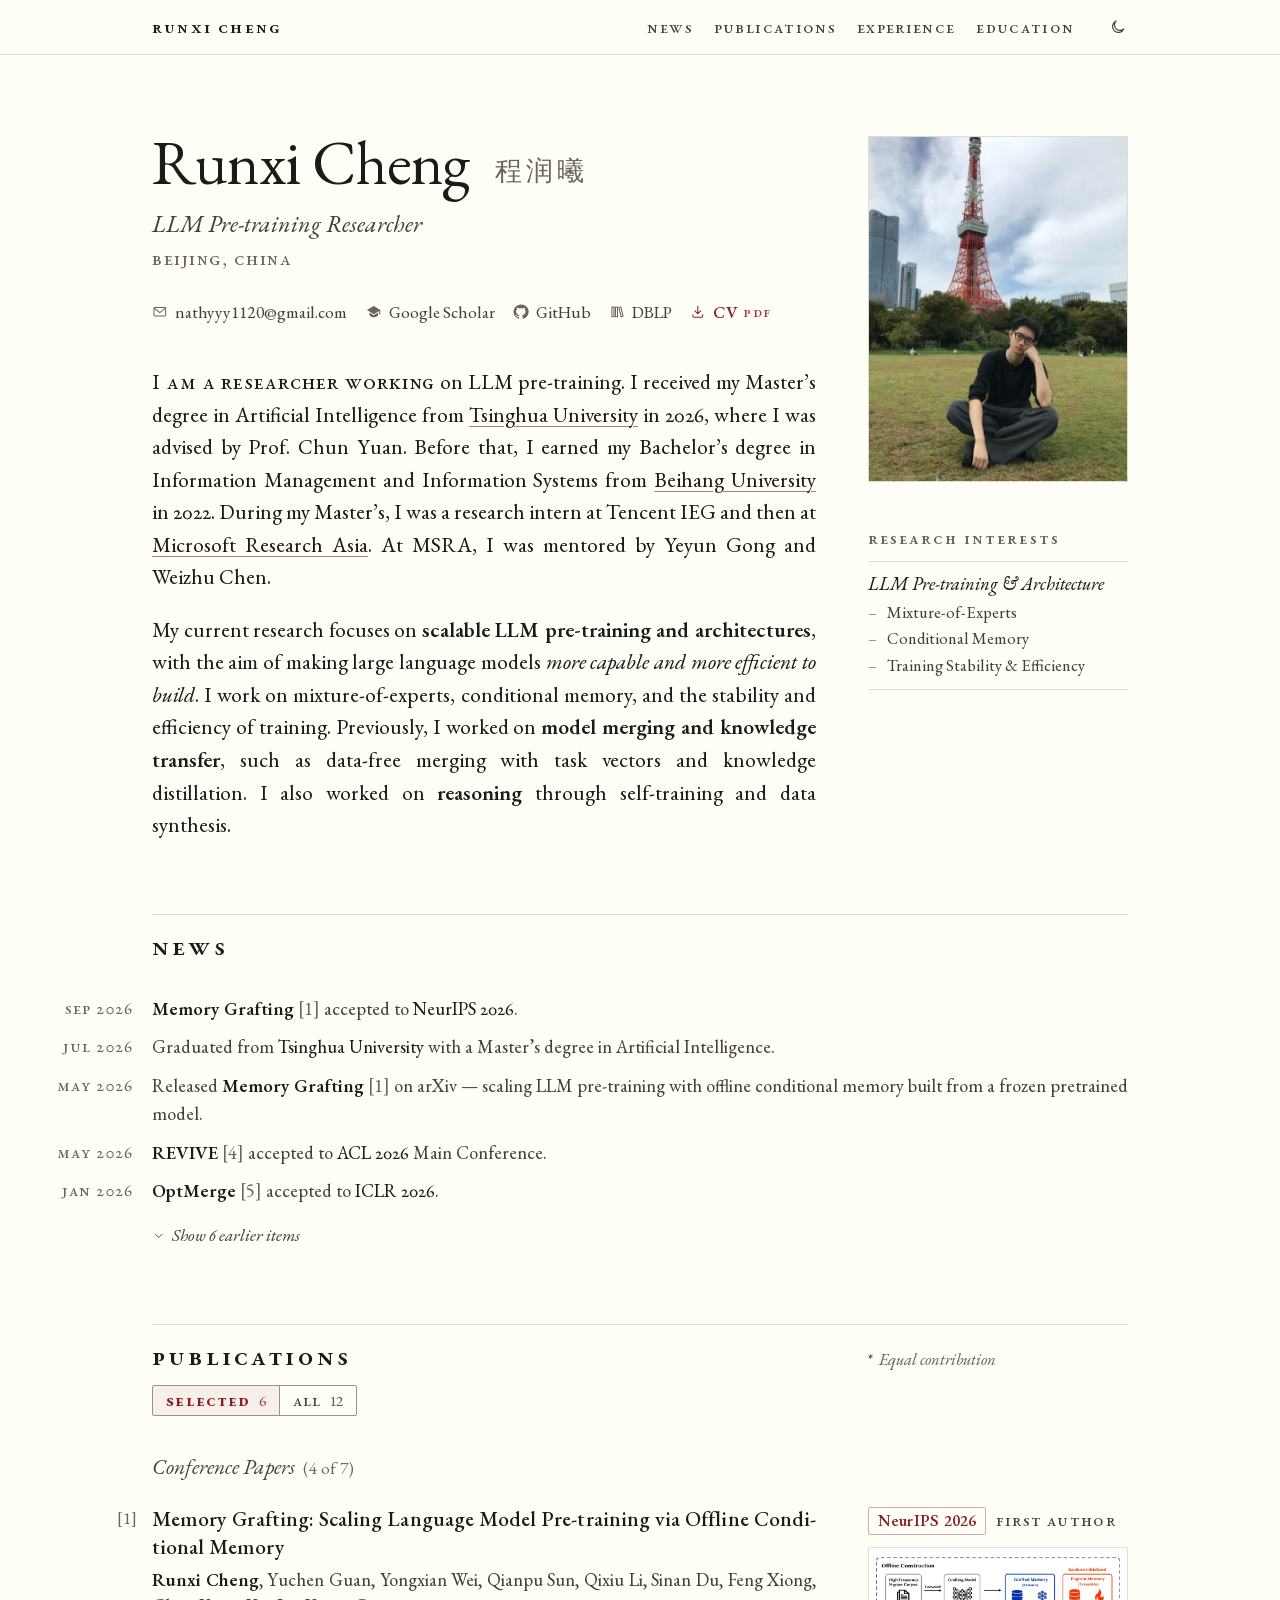
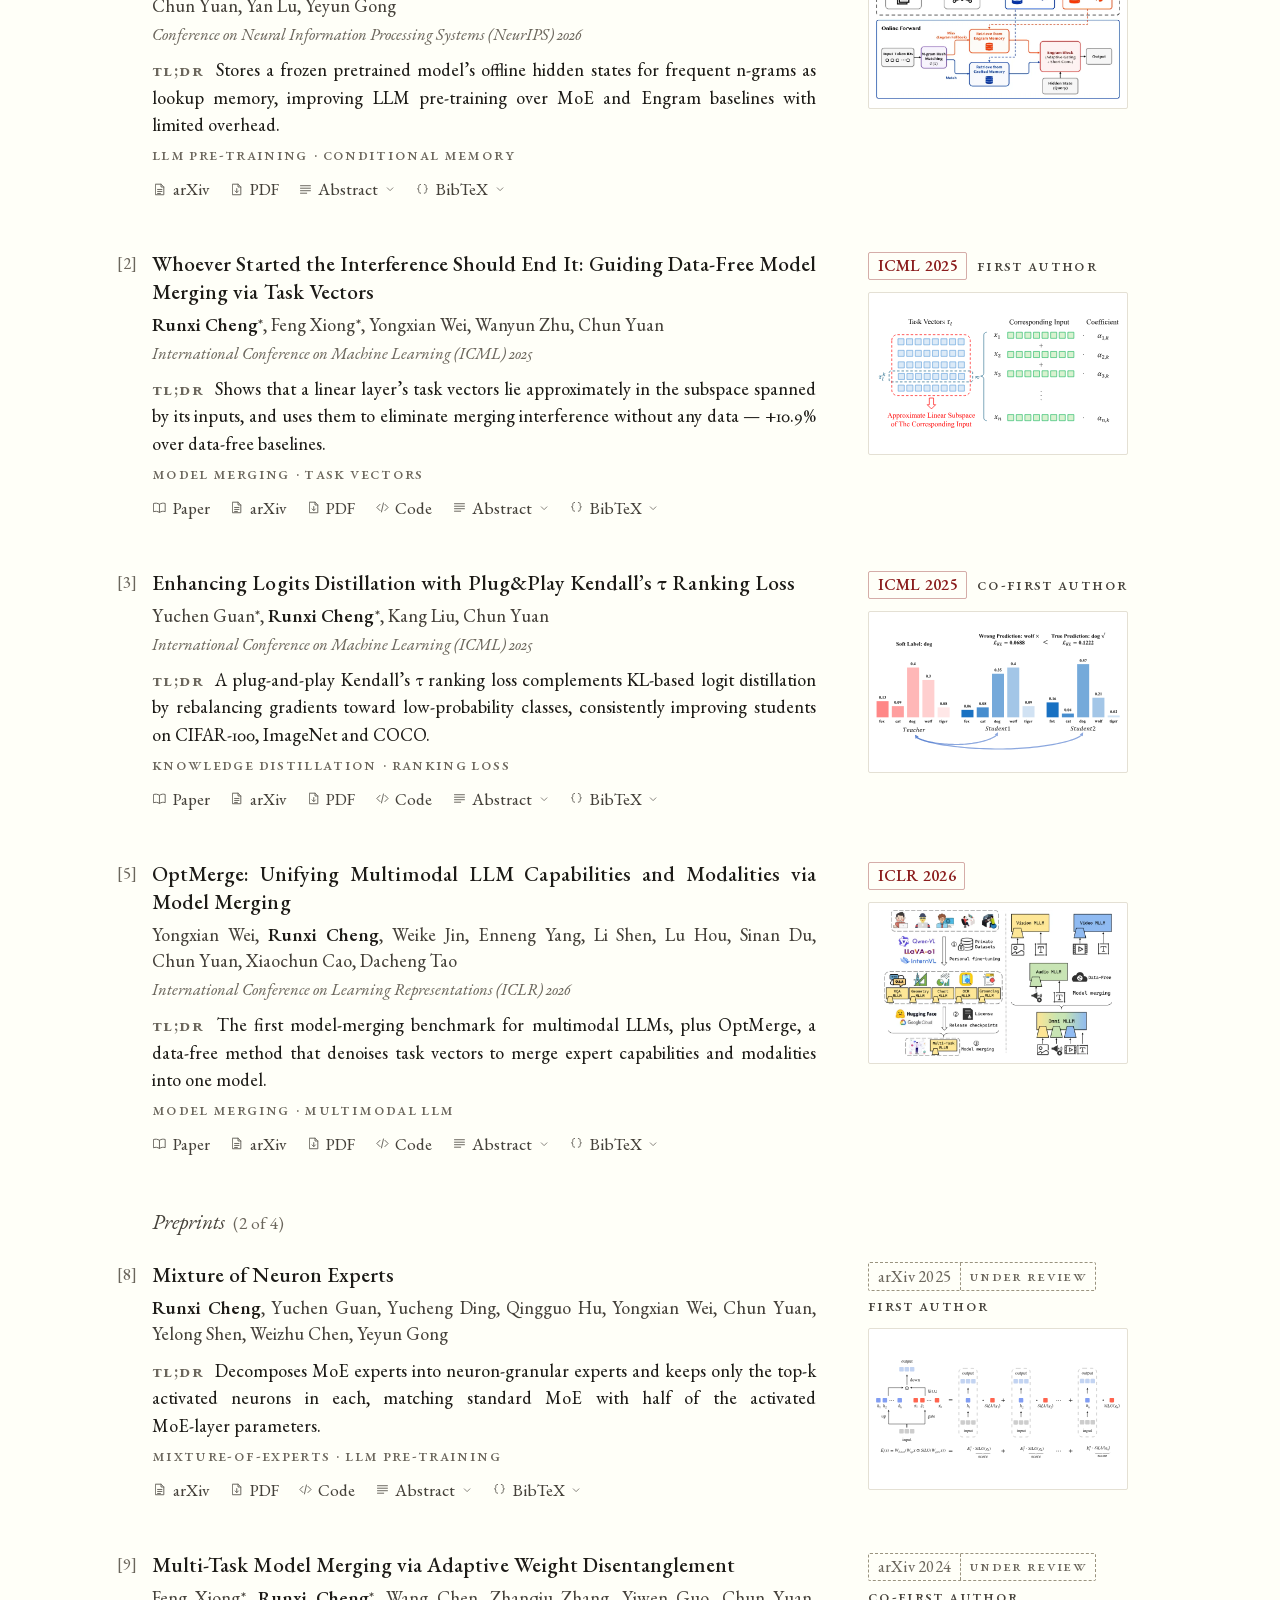
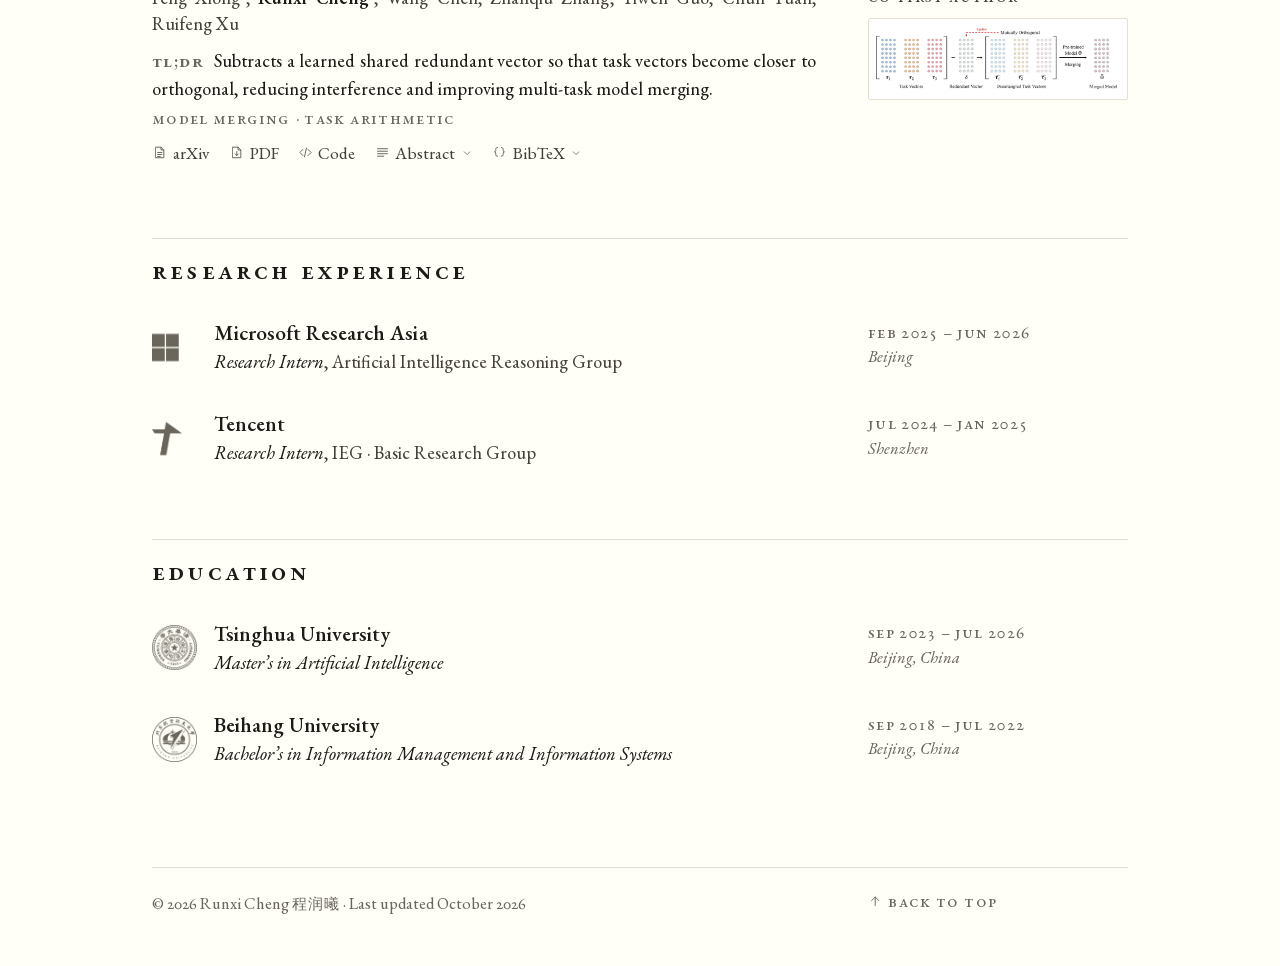
<file: index.html>
<!doctype html>
<html lang="en" data-paper-light="#fffff8" data-paper-dark="#15130f">
<head>
<meta charset="utf-8">
<meta name="viewport" content="width=device-width, initial-scale=1">
<title>Runxi Cheng 程润曦 · LLM Pre-training</title>
<meta name="description" content="Runxi Cheng (程润曦) — LLM pre-training researcher; Master's in AI, Tsinghua University. Research on LLM architectures: mixture-of-experts and conditional memory.">
<meta name="robots" content="index, follow">
<meta name="google-site-verification" content="YMUrnRa0pIzkZvbB70U6_MxRqGrt2tDwE0Ejd6AZ7mM">
<meta name="color-scheme" content="light dark">
<meta name="theme-color" media="(prefers-color-scheme: light)" content="#fffff8">
<meta name="theme-color" media="(prefers-color-scheme: dark)" content="#15130f">
<script>(function(){var d=document.documentElement,t=null,q=null,s=null;d.className+=' js';try{s=new URLSearchParams(location.search);q=s.get('theme')}catch(e){}if(!s||s.get('pubs')!=='all')d.className+=' pubs-sel';if(q==='dark'||q==='light')t=q;else{try{t=localStorage.getItem('theme')}catch(e){}if(t!=='dark'&&t!=='light')t=null}if(t){d.setAttribute('data-theme',t);var m=document.querySelectorAll('meta[name="theme-color"]');for(var i=0;i<m.length;i++)m[i].content=d.getAttribute('data-paper-'+t)}})();</script>
<link rel="preload" href="assets/fonts/EBGaramond-Roman.woff2" as="font" type="font/woff2" crossorigin>
<link rel="stylesheet" href="assets/css/style.css?v=70a24b92">
<link rel="icon" href="assets/img/favicon.svg?v=9835dc98" type="image/svg+xml">
<link rel="apple-touch-icon" href="assets/img/apple-touch-icon.png">
<meta name="keywords" content="Runxi Cheng, 程润曦, Tsinghua University, LLM pre-training, Mixture-of-Experts, Model Merging, Knowledge Distillation, Reasoning">
<meta name="author" content="Runxi Cheng">
<link rel="canonical" href="https://nathanielyvo.github.io/">
<meta property="og:type" content="profile">
<meta property="og:site_name" content="Runxi Cheng 程润曦 · LLM Pre-training">
<meta property="og:title" content="Runxi Cheng (程润曦)">
<meta property="og:description" content="Runxi Cheng (程润曦) — LLM pre-training researcher; Master's in AI, Tsinghua University. Research on LLM architectures: mixture-of-experts and conditional memory.">
<meta property="og:url" content="https://nathanielyvo.github.io/">
<meta property="og:locale" content="en_US">
<meta property="og:image" content="https://nathanielyvo.github.io/assets/img/og-image.png?v=602a3b96">
<meta property="og:image:width" content="1200">
<meta property="og:image:height" content="630">
<meta property="og:image:alt" content="Runxi Cheng, LLM Pre-training Researcher">
<meta property="profile:first_name" content="Runxi">
<meta property="profile:last_name" content="Cheng">
<meta name="twitter:card" content="summary_large_image">
<meta name="twitter:title" content="Runxi Cheng (程润曦)">
<meta name="twitter:description" content="Runxi Cheng (程润曦) — LLM pre-training researcher; Master's in AI, Tsinghua University. Research on LLM architectures: mixture-of-experts and conditional memory.">
<meta name="twitter:image" content="https://nathanielyvo.github.io/assets/img/og-image.png?v=602a3b96">
<meta name="twitter:image:alt" content="Runxi Cheng, LLM Pre-training Researcher">
<script type="application/ld+json">
{
  "@context": "https://schema.org",
  "@type": "Person",
  "@id": "https://nathanielyvo.github.io/#person",
  "name": "Runxi Cheng",
  "alternateName": "程润曦",
  "url": "https://nathanielyvo.github.io/",
  "jobTitle": "LLM Pre-training Researcher",
  "alumniOf": [
    {
      "@type": "CollegeOrUniversity",
      "name": "Tsinghua University"
    },
    {
      "@type": "CollegeOrUniversity",
      "name": "Beihang University"
    }
  ],
  "email": "mailto:nathyyy1120@gmail.com",
  "image": "https://nathanielyvo.github.io/assets/img/profile.jpg",
  "address": {
    "@type": "PostalAddress",
    "addressLocality": "Beijing",
    "addressCountry": "China"
  },
  "sameAs": [
    "https://scholar.google.com/citations?user=5Dsu0HwAAAAJ",
    "https://github.com/nathanielyvo",
    "https://dblp.org/pid/385/1319"
  ],
  "knowsAbout": [
    "LLM Pre-training & Architecture",
    "Mixture-of-Experts",
    "Conditional Memory",
    "Training Stability & Efficiency",
    "Model Merging",
    "Knowledge Distillation",
    "Reasoning"
  ]
}
</script>
<script src="assets/js/main.js?v=83ba91c8" defer></script>
</head>
<body id="top">
<a class="skip" href="#main">Skip to main content</a>
<header class="masthead">
  <div class="bar">
    <a class="brand" href="#top">Runxi Cheng</a>
    <nav class="nav" aria-label="Sections">
      <button type="button" class="nav-toggle" aria-expanded="false" aria-controls="nav-list" hidden><span class="nt-open"><svg class="i" viewBox="0 0 24 24" width="1em" height="1em" aria-hidden="true" focusable="false" fill="none" stroke="currentColor" stroke-width="1.6" stroke-linecap="round" stroke-linejoin="round"><path d="M4 7h16M4 12h16M4 17h16"/></svg></span><span class="nt-close"><svg class="i" viewBox="0 0 24 24" width="1em" height="1em" aria-hidden="true" focusable="false" fill="none" stroke="currentColor" stroke-width="1.6" stroke-linecap="round" stroke-linejoin="round"><path d="M6 6l12 12M18 6 6 18"/></svg></span><span class="vh nav-prefix"></span><span class="nav-current" data-default="Contents">Contents</span></button>
      <ul id="nav-list"><li><a href="#news">News</a></li><li><a href="#publications">Publications</a></li><li><a href="#experience">Experience</a></li><li><a href="#education">Education</a></li></ul>
    </nav>
    <button type="button" class="theme-toggle" aria-label="Switch to dark theme" title="Switch to dark theme" hidden><span class="t-sun"><svg class="i" viewBox="0 0 24 24" width="1em" height="1em" aria-hidden="true" focusable="false" fill="none" stroke="currentColor" stroke-width="1.6" stroke-linecap="round" stroke-linejoin="round"><circle cx="12" cy="12" r="4"/><path d="M12 2.5v2M12 19.5v2M4.6 4.6l1.4 1.4M18 18l1.4 1.4M2.5 12h2M19.5 12h2M4.6 19.4 6 18M18 6l1.4-1.4"/></svg></span><span class="t-moon"><svg class="i" viewBox="0 0 24 24" width="1em" height="1em" aria-hidden="true" focusable="false" fill="none" stroke="currentColor" stroke-width="1.6" stroke-linecap="round" stroke-linejoin="round"><path d="M20 14.5A8 8 0 1 1 9.5 4a6.5 6.5 0 0 0 10.5 10.5Z"/></svg></span></button>
  </div>
</header>
<main id="main" class="page">
  <section id="about" class="sec sec-about" aria-labelledby="about-h">
    <div class="row intro">
      <div class="main">
        <h1 id="about-h" class="name"><span class="name-en">Runxi Cheng</span> <span class="name-zh" lang="zh-Hans">程润曦</span></h1>
        <p class="standfirst"><span class="position">LLM <span class="cpd">Pre-training</span> Researcher</span> <span class="aff"><span class="loc">Beijing, China</span></span></p>
        <ul class="contact" aria-label="Contact and profiles"><li class="email"><a href="mailto:nathyyy1120@gmail.com"><svg class="i" viewBox="0 0 24 24" width="1em" height="1em" aria-hidden="true" focusable="false" fill="none" stroke="currentColor" stroke-width="1.6" stroke-linecap="round" stroke-linejoin="round"><rect x="3" y="5.5" width="18" height="13" rx="1.5"/><path d="m3.6 6.6 8.4 6.6 8.4-6.6"/></svg><span class="lbl">nathyyy1120@gmail.com</span></a></li><li><a href="https://scholar.google.com/citations?user=5Dsu0HwAAAAJ" rel="noopener"><svg class="i" viewBox="0 0 24 24" width="1em" height="1em" aria-hidden="true" focusable="false" fill="currentColor"><path d="M12 3 1.5 9.4 12 15.8l8.2-5v5.4H22V9.4z"/><path d="M5.4 13.2v4c1.7 2.1 4 3.3 6.6 3.3s4.9-1.2 6.6-3.3v-4L12 17.2z"/></svg><span class="lbl">Google Scholar</span></a></li><li><a href="https://github.com/nathanielyvo" rel="noopener"><svg class="i" viewBox="0 0 24 24" width="1em" height="1em" aria-hidden="true" focusable="false" fill="currentColor"><path d="M12 .8a11.2 11.2 0 0 0-3.54 21.83c.56.1.77-.24.77-.54v-1.9c-3.12.68-3.78-1.33-3.78-1.33-.51-1.3-1.25-1.64-1.25-1.64-1.02-.7.08-.68.08-.68 1.13.08 1.72 1.16 1.72 1.16 1 1.72 2.63 1.22 3.27.93.1-.73.4-1.22.72-1.5-2.49-.28-5.1-1.25-5.1-5.54 0-1.22.43-2.22 1.15-3-.11-.29-.5-1.43.11-2.97 0 0 .94-.3 3.08 1.15a10.7 10.7 0 0 1 5.62 0c2.14-1.45 3.08-1.15 3.08-1.15.61 1.54.23 2.68.11 2.97.72.78 1.15 1.78 1.15 3 0 4.3-2.62 5.25-5.12 5.53.4.35.76 1.03.76 2.08v3.09c0 .3.2.65.78.54A11.2 11.2 0 0 0 12 .8Z"/></svg><span class="lbl">GitHub</span></a></li><li><a href="https://dblp.org/pid/385/1319" rel="noopener"><svg class="i" viewBox="0 0 24 24" width="1em" height="1em" aria-hidden="true" focusable="false" fill="none" stroke="currentColor" stroke-width="1.6" stroke-linecap="round" stroke-linejoin="round"><path d="M4.5 4.5h3.2v15H4.5zM9.9 4.5h3.2v15H9.9z"/><path d="m15.2 5.3 3-.8 3.4 14.2-3 .8z"/></svg><span class="lbl">DBLP</span></a></li><li class="cv"><a href="assets/Runxi_Cheng_CV.pdf" type="application/pdf"><svg class="i" viewBox="0 0 24 24" width="1em" height="1em" aria-hidden="true" focusable="false" fill="none" stroke="currentColor" stroke-width="1.6" stroke-linecap="round" stroke-linejoin="round"><path d="M12 3.5v11.5m-4.5-4.5L12 15l4.5-4.5"/><path d="M4.5 16.5v2.5a1.5 1.5 0 0 0 1.5 1.5h12a1.5 1.5 0 0 0 1.5-1.5v-2.5"/></svg><span class="lbl">CV</span><span class="fmt">PDF</span></a></li><li class="web print-only"><a href="https://nathanielyvo.github.io/"><svg class="i" viewBox="0 0 24 24" width="1em" height="1em" aria-hidden="true" focusable="false" fill="none" stroke="currentColor" stroke-width="1.6" stroke-linecap="round" stroke-linejoin="round"><circle cx="12" cy="12" r="8.75"/><path d="M3.25 12h17.5M12 3.25c2.4 2.5 3.6 5.4 3.6 8.75s-1.2 6.25-3.6 8.75c-2.4-2.5-3.6-5.4-3.6-8.75S9.6 5.75 12 3.25z"/></svg><span class="lbl">Homepage</span></a></li></ul>
      </div>
      <div class="side">
        <figure class="portrait"><img src="assets/img/profile.jpg" alt="Portrait of Runxi Cheng" width="576" height="768" decoding="async" fetchpriority="high"></figure>
      </div>
    </div>
    <div class="row">
      <div class="main prose bio">
        <p><span class="lead-in">I am a researcher working</span> on LLM <span class="cpd">pre-training.</span> I received my Master’s degree in Artificial Intelligence from <a href="https://www.tsinghua.edu.cn/en/"><span class="proper">Tsinghua University</span></a> in 2026, where I was advised by Prof. Chun Yuan. Before that, I earned my Bachelor’s degree in Information Management and Information Systems from <a href="https://ev.buaa.edu.cn/"><span class="proper">Beihang University</span></a> in 2022. During my Master’s, I was a research intern at <span class="proper">Tencent</span> IEG and then at <a href="https://www.microsoft.com/en-us/research/lab/microsoft-research-asia/"><span class="proper">Microsoft Research Asia</span></a>. At MSRA, I was mentored by Yeyun <span class="end">Gong and Weizhu Chen.</span></p>
        <p>My current research focuses on <b>scalable LLM <span class="cpd">pre-training</span> and architectures</b>, with the aim of making large language models <em>more capable and more efficient to build</em>. I work on <span class="cpd">mixture-of-experts,</span> conditional memory, and the stability and efficiency of training. Previously, I worked on <b>model merging and knowledge transfer</b>, such as <span class="cpd">data-free</span> merging with task vectors and knowledge distillation. I also worked on <b>reasoning</b> through <span class="end"><span class="cpd">self-training</span> and data synthesis.</span></p>
      </div>
      <aside class="side interests" aria-labelledby="interests-h">
        <h2 id="interests-h" class="side-h">Research Interests</h2>
        <ul><li><span class="int-label">LLM <span class="cpd">Pre-training</span> &amp; Architecture</span><ul class="int-topics"><li><span class="cpd">Mixture-of-Experts</span></li><li>Conditional Memory</li><li>Training Stability &amp; Efficiency</li></ul></li></ul>
      </aside>
    </div>
  </section>
  <section id="news" class="sec" aria-labelledby="news-h">
    <header class="sec-head row"><h2 id="news-h" class="main">News</h2></header>
    <div class="row row-wide"><div class="main">
      <ol class="news" id="news-list">
        <li class="news-item"><span class="news-date"><time datetime="2026-09">Sep 2026</time></span><p><a class="xref" href="#pub-memory-grafting"><b>Memory Grafting</b> <span class="cite-n"><span aria-hidden="true">[1]</span><span class="vh">reference 1</span></span></a> accepted to <b><span class="proper">NeurIPS</span> 2026</b>.</p></li>
        <li class="news-item"><span class="news-date"><time datetime="2026-07">Jul 2026</time></span><p>Graduated from <b><span class="proper">Tsinghua University</span></b> with a Master’s <span class="end">degree in Artificial Intelligence.</span></p></li>
        <li class="news-item"><span class="news-date"><time datetime="2026-05">May 2026</time></span><p>Released <a class="xref" href="#pub-memory-grafting"><b>Memory Grafting</b> <span class="cite-n"><span aria-hidden="true">[1]</span><span class="vh">reference 1</span></span></a> on <span class="proper">arXiv</span> — scaling LLM <span class="cpd">pre-training</span> with offline conditional memory built from <span class="end">a frozen pretrained model.</span></p></li>
        <li class="news-item"><span class="news-date"><time datetime="2026-05">May 2026</time></span><p><a class="xref" href="#pub-knowledge-editing-collapse"><b><span class="proper">REVIVE</span></b> <span class="cite-n"><span aria-hidden="true">[4]</span><span class="vh">reference 4</span></span></a> accepted to <b>ACL 2026</b> <span class="end">Main Conference.</span></p></li>
        <li class="news-item"><span class="news-date"><time datetime="2026-01">Jan 2026</time></span><p><a class="xref" href="#pub-mllm-merging"><b><span class="proper">OptMerge</span></b> <span class="cite-n"><span aria-hidden="true">[5]</span><span class="vh">reference 5</span></span></a> accepted to <b>ICLR 2026</b>.</p></li>
        <li class="news-item news-older"><span class="news-date"><time datetime="2025-12">Dec 2025</time></span><p>The <a class="xref" href="#pub-sigma"><b><span class="proper">SIGMA</span></b> <span class="cite-n"><span aria-hidden="true">[12]</span><span class="vh">reference 12</span></span></a> technical report from Microsoft Research is out on <span class="proper">arXiv;</span> I contributed <span class="end">to its technical exploration.</span></p></li>
        <li class="news-item news-older"><span class="news-date"><time datetime="2025-10">Oct 2025</time></span><p>Released <a class="xref" href="#pub-mixture-of-neuron-experts"><b>Mixture of Neuron Experts (MoNE)</b> <span class="cite-n"><span aria-hidden="true">[8]</span><span class="vh">reference 8</span></span></a> on <span class="proper">arXiv</span> — matching MoE with 50% <span class="end">of activated <span class="nw">MoE-layer</span> parameters.</span></p></li>
        <li class="news-item news-older"><span class="news-date"><time datetime="2025-08">Aug 2025</time></span><p><a class="xref" href="#pub-hs-star"><b><span class="nw">HS-STaR</span></b> <span class="cite-n"><span aria-hidden="true">[7]</span><span class="vh">reference 7</span></span></a> accepted to <b><span class="proper">EMNLP</span> 2025</b> as an <b>Oral</b> <span class="end">presentation.</span></p></li>
        <li class="news-item news-older"><span class="news-date"><time datetime="2025-05">May 2025</time></span><p>Two papers accepted to <b>ICML 2025</b>: <a class="xref" href="#pub-interference-merging"><b><span class="nw">WUDI-Merging</span></b> <span class="cite-n"><span aria-hidden="true">[2]</span><span class="vh">reference 2</span></span></a> as first author and the <a class="xref" href="#pub-kendall-distillation"><b>Kendall’s τ ranking loss</b> <span class="cite-n"><span aria-hidden="true">[3]</span><span class="vh">reference 3</span></span></a> for <span class="end">distillation as <span class="nw">co-first</span> author.</span></p></li>
        <li class="news-item news-older"><span class="news-date"><time datetime="2025-02">Feb 2025</time></span><p>Joined the Artificial Intelligence Reasoning Group at <b><span class="proper">Microsoft Research Asia</span></b> <span class="end">as a research intern.</span></p></li>
        <li class="news-item news-older"><span class="news-date"><time datetime="2024-07">Jul 2024</time></span><p>Joined the Basic Research Group at <b><span class="proper">Tencent</span> IEG</b> <span class="end">as a research intern.</span></p></li>
      </ol>
      <button type="button" class="more" aria-expanded="false" aria-controls="news-list" data-more="Show 6 earlier items" data-less="Show fewer" hidden><svg class="i" viewBox="0 0 24 24" width="1em" height="1em" aria-hidden="true" focusable="false" fill="none" stroke="currentColor" stroke-width="1.6" stroke-linecap="round" stroke-linejoin="round"><path d="m6.5 9.5 5.5 5.5 5.5-5.5"/></svg><span>Show 6 earlier items</span></button>
    </div></div>
  </section>
  <section id="publications" class="sec" aria-labelledby="publications-h">
    <header class="sec-head row"><div class="main"><h2 id="publications-h">Publications</h2>
        <div class="filter" role="group" aria-label="Show publications" hidden>
          <button type="button" data-filter="selected" aria-pressed="false">Selected <span class="count">6</span></button>
          <button type="button" data-filter="all" aria-pressed="true">All <span class="count">12</span></button>
        </div></div><div class="side">
        <p class="legend"><span class="ast" aria-hidden="true">*</span> Equal contribution</p>
        <p class="vh" id="pub-status" aria-live="polite"></p></div></header>
    <div class="pub-group" data-group="published" data-has-selected="true">
      <h3 class="group-h">Conference Papers <span class="g-count">(<span class="g-n" data-total="7">7</span><span class="vh"> papers</span>)</span></h3>
      <ol class="bib" start="1">
      <li class="pub" id="pub-memory-grafting" data-selected="true" data-first="true">
        <span class="pub-n">[1]</span>
        <div class="pub-head">
          <h4 class="pub-title"><a href="https://arxiv.org/abs/2605.20948" rel="noopener">Mem<span class="hy"></span>ory Graft<span class="hy"></span>ing: Scal<span class="hy"></span>ing Lan<span class="hy"></span>guage Model <span class="cpd">Pre-training</span> via Off<span class="hy"></span>line Con<span class="hy"></span>di<span class="hy"></span>tional Memory</a></h4>
          <p class="pub-authors" id="au-memory-grafting"><span class="vh">Authors: </span><span class="au"><span class="nm me">Runxi Cheng</span>,</span> <span class="au"><span class="nm">Yuchen Guan</span>,</span> <span class="au"><span class="nm">Yongxian Wei</span>,</span> <span class="au"><span class="nm">Qianpu Sun</span>,</span> <span class="au"><span class="nm">Qixiu Li</span>,</span> <span class="au"><span class="nm">Sinan Du</span>,</span> <span class="au"><span class="nm">Feng Xiong</span>,</span> <span class="au"><span class="nm">Chun Yuan</span>,</span> <span class="au"><span class="nm">Yan Lu</span>,</span> <span class="au"><span class="nm">Yeyun Gong</span></span></p>
          <p class="pub-where">Con­fer­ence on Neu­ral In­for­ma­tion Pro­cess­ing Sys­tems (NeurIPS) 2026</p>
        </div>
        <div class="pub-side">
          <p class="pub-meta"><span class="pub-venue"><span class="venue v-accepted"><span class="v-name">NeurIPS 2026</span></span></span><span class="vh">, </span><span class="pub-role">first author</span></p>
          <figure class="plate"><a class="plate-link" href="assets/papers/memory-grafting.png" data-caption="Computation pipeline for Memory Grafting." data-lb-w="1169" data-lb-h="679"><picture><source type="image/webp" srcset="assets/papers/thumbs/memory-grafting.webp"><img src="assets/papers/memory-grafting.png" alt="Computation pipeline for Memory Grafting." width="1169" height="679" loading="lazy" decoding="async"></picture><span class="plate-hint" aria-hidden="true"><svg class="i" viewBox="0 0 24 24" width="1em" height="1em" aria-hidden="true" focusable="false" fill="none" stroke="currentColor" stroke-width="1.6" stroke-linecap="round" stroke-linejoin="round"><path d="M14 4h6v6M10 20H4v-6M20 4l-7 7M4 20l7-7"/></svg>Enlarge</span></a></figure>
        </div>
        <div class="pub-body">
          <p class="pub-tldr"><span class="tldr">TL;DR</span> Stores a frozen pretrained model’s offline hidden states for frequent <span class="nw">n-grams</span> as lookup memory, improving LLM <span class="cpd">pre-training</span> over MoE and Engram <span class="end">baselines with limited overhead.</span></p>
          <p class="pub-tags"><span class="vh">Topics: </span><span class="tag">LLM <span class="cpd">Pre-training</span></span> <span class="tag"><span class="sep" aria-hidden="true">·</span> <span class="vh">, </span>Conditional Memory</span></p>
          <div class="pub-links"><a class="pl" href="https://arxiv.org/abs/2605.20948" rel="noopener"><svg class="i" viewBox="0 0 24 24" width="1em" height="1em" aria-hidden="true" focusable="false" fill="none" stroke="currentColor" stroke-width="1.6" stroke-linecap="round" stroke-linejoin="round"><path d="M6 3.5h8.5L19 8v12.5H6z"/><path d="M14.5 3.5V8H19M9 12h7M9 15.2h7M9 18.4h4.5"/></svg><span>arXiv</span></a><a class="pl" href="https://arxiv.org/pdf/2605.20948" rel="noopener"><svg class="i" viewBox="0 0 24 24" width="1em" height="1em" aria-hidden="true" focusable="false" fill="none" stroke="currentColor" stroke-width="1.6" stroke-linecap="round" stroke-linejoin="round"><path d="M6 3.5h8.5L19 8v12.5H6z"/><path d="M14.5 3.5V8H19"/><path d="M12.5 10.5v6.5m-2.6-2.6 2.6 2.6 2.6-2.6"/></svg><span>PDF</span></a><button type="button" class="pl pl-toggle" aria-expanded="false" aria-controls="abs-memory-grafting" hidden><svg class="i" viewBox="0 0 24 24" width="1em" height="1em" aria-hidden="true" focusable="false" fill="none" stroke="currentColor" stroke-width="1.6" stroke-linecap="round" stroke-linejoin="round"><path d="M4 6h16M4 10h16M4 14h16M4 18h10"/></svg><span>Abstract</span><svg class="i" viewBox="0 0 24 24" width="1em" height="1em" aria-hidden="true" focusable="false" fill="none" stroke="currentColor" stroke-width="1.6" stroke-linecap="round" stroke-linejoin="round"><path d="m6.5 9.5 5.5 5.5 5.5-5.5"/></svg></button><button type="button" class="pl pl-toggle" aria-expanded="false" aria-controls="bib-memory-grafting" hidden><svg class="i" viewBox="0 0 24 24" width="1em" height="1em" aria-hidden="true" focusable="false" fill="none" stroke="currentColor" stroke-width="1.6" stroke-linecap="round" stroke-linejoin="round"><path d="M9 4c-2 0-3 1-3 3v2c0 1.2-.8 2-2 2 1.2 0 2 .8 2 2v2c0 2 1 3 3 3M15 4c2 0 3 1 3 3v2c0 1.2.8 2 2 2-1.2 0-2 .8-2 2v2c0 2-1 3-3 3"/></svg><span>BibTeX</span><svg class="i" viewBox="0 0 24 24" width="1em" height="1em" aria-hidden="true" focusable="false" fill="none" stroke="currentColor" stroke-width="1.6" stroke-linecap="round" stroke-linejoin="round"><path d="m6.5 9.5 5.5 5.5 5.5-5.5"/></svg></button>
            <details class="pub-panel pub-abs" id="abs-memory-grafting"><summary class="pl"><svg class="i" viewBox="0 0 24 24" width="1em" height="1em" aria-hidden="true" focusable="false" fill="none" stroke="currentColor" stroke-width="1.6" stroke-linecap="round" stroke-linejoin="round"><path d="M4 6h16M4 10h16M4 14h16M4 18h10"/></svg><span>Abstract</span><svg class="i" viewBox="0 0 24 24" width="1em" height="1em" aria-hidden="true" focusable="false" fill="none" stroke="currentColor" stroke-width="1.6" stroke-linecap="round" stroke-linejoin="round"><path d="m6.5 9.5 5.5 5.5 5.5-5.5"/></svg></summary>
              <p class="abs-text">Scaling conditional memory offers a promising way to increase <span class="cpd">language-model</span> capacity, but existing methods such as Engram learn large memory tables from scratch during <span class="cpd">pre-training,</span> making memory scaling expensive and sometimes ineffective. We propose Memory Grafting, a conditional memory scaling method that utilizes frozen hidden states from a grafting model as conditional <span class="nw">n-gram</span> memory. Given frequent local <span class="nw">n-grams,</span> we run the grafting model offline, store <span class="cpd">final-token</span> hidden representations as memory values, and let the recipient model retrieve them through exact <span class="cpd">longest-match</span> suffix lookup. Retrieved memories are adapted by lightweight projections and gates, while a <span class="cpd">hash-based</span> Engram fallback preserves coverage for unmatched contexts. Since the grafting model is only run offline and exact lookup has expected O(1) complexity with respect to <span class="cpd">memory-bank</span> size, Memory Grafting expands external latent capacity with limited training and inference overhead. Experiments under matched recipient architectures and <span class="cpd">pre-training</span> budgets show that Memory Grafting improves over both MoE and vanilla Engram baselines. In the <span class="nw">2.8B-scale</span> setting, it improves the average benchmark score from 51.95 for MoE and 52.43 for vanilla Engram to 53.86. In the <span class="nw">0.92B-scale</span> setting, all <span class="cpd">grafting-model</span> variants improve over the baselines, with <span class="nw">Qwen3.5-35B-A3B</span> giving the strongest gains. These results suggest that pretrained models can serve as reusable constructors of external latent memory, providing a practical step toward scaling future language models <span class="end">beyond trainable parameters alone.</span></p>
            </details>
            <details class="pub-panel pub-bib" id="bib-memory-grafting"><summary class="pl"><svg class="i" viewBox="0 0 24 24" width="1em" height="1em" aria-hidden="true" focusable="false" fill="none" stroke="currentColor" stroke-width="1.6" stroke-linecap="round" stroke-linejoin="round"><path d="M9 4c-2 0-3 1-3 3v2c0 1.2-.8 2-2 2 1.2 0 2 .8 2 2v2c0 2 1 3 3 3M15 4c2 0 3 1 3 3v2c0 1.2.8 2 2 2-1.2 0-2 .8-2 2v2c0 2-1 3-3 3"/></svg><span>BibTeX</span><svg class="i" viewBox="0 0 24 24" width="1em" height="1em" aria-hidden="true" focusable="false" fill="none" stroke="currentColor" stroke-width="1.6" stroke-linecap="round" stroke-linejoin="round"><path d="m6.5 9.5 5.5 5.5 5.5-5.5"/></svg></summary>
              <div class="panel-bar"><p class="panel-h">BibTeX</p><button type="button" class="copy" data-copy="bib-memory-grafting" hidden><svg class="i" viewBox="0 0 24 24" width="1em" height="1em" aria-hidden="true" focusable="false" fill="none" stroke="currentColor" stroke-width="1.6" stroke-linecap="round" stroke-linejoin="round"><rect x="8.5" y="8.5" width="12" height="12" rx="1.5"/><path d="M15.5 8.5V5a1.5 1.5 0 0 0-1.5-1.5H5A1.5 1.5 0 0 0 3.5 5v9A1.5 1.5 0 0 0 5 15.5h3.5"/></svg><span>Copy</span></button></div>
              <pre><code><span class="bl" style="--h:9ch">@article{cheng2026memorygrafting,
</span><span class="bl" style="--h:13ch">  title   = {Memory Grafting: Scaling Language Model Pre-training via Offline Conditional Memory},
</span><span class="bl" style="--h:13ch">  author  = {Cheng, Runxi and Guan, Yuchen and Wei, Yongxian and Sun, Qianpu and Li, Qixiu and Du, Sinan and Xiong, Feng and Yuan, Chun and Lu, Yan and Gong, Yeyun},
</span><span class="bl" style="--h:13ch">  journal = {arXiv preprint arXiv:2605.20948},
</span><span class="bl" style="--h:13ch">  year    = {2026}
</span><span class="bl" style="--h:0ch">}</span></code></pre>
            </details>
          </div>
        </div>
      </li>
      <li class="pub" id="pub-interference-merging" data-selected="true" data-first="true">
        <span class="pub-n">[2]</span>
        <div class="pub-head">
          <h4 class="pub-title"><a href="https://proceedings.mlr.press/v267/cheng25h.html" rel="noopener">Who<span class="hy"></span>ever Started the In<span class="hy"></span>ter<span class="hy"></span>fer<span class="hy"></span>ence Should End It: Guid<span class="hy"></span>ing <span class="cpd">Data-Free</span> Model Merg<span class="hy"></span>ing via Task Vectors</a></h4>
          <p class="pub-authors" id="au-interference-merging"><span class="vh">Authors: </span><span class="au"><span class="nm me">Runxi Cheng</span><sup class="eq"><span aria-hidden="true">*</span><span class="vh"> (equal contribution)</span></sup>,</span> <span class="au"><span class="nm">Feng Xiong</span><sup class="eq"><span aria-hidden="true">*</span><span class="vh"> (equal contribution)</span></sup>,</span> <span class="au"><span class="nm">Yongxian Wei</span>,</span> <span class="au"><span class="nm">Wanyun Zhu</span>,</span> <span class="au"><span class="nm">Chun Yuan</span></span></p>
          <p class="pub-where">In­ter­na­tional Con­fer­ence on Ma­chine Learn­ing (ICML) 2025</p>
        </div>
        <div class="pub-side">
          <p class="pub-meta"><span class="pub-venue"><span class="venue v-accepted"><span class="v-name">ICML 2025</span></span></span><span class="vh">, </span><span class="pub-role">first author</span></p>
          <figure class="plate"><a class="plate-link" href="assets/papers/interference-merging.svg" data-caption="The task vector constitutes an approximate linear subspace of its corresponding input."><img src="assets/papers/interference-merging.svg" alt="The task vector constitutes an approximate linear subspace of its corresponding input." width="1200" height="544" loading="lazy" decoding="async"><span class="plate-hint" aria-hidden="true"><svg class="i" viewBox="0 0 24 24" width="1em" height="1em" aria-hidden="true" focusable="false" fill="none" stroke="currentColor" stroke-width="1.6" stroke-linecap="round" stroke-linejoin="round"><path d="M14 4h6v6M10 20H4v-6M20 4l-7 7M4 20l7-7"/></svg>Enlarge</span></a></figure>
        </div>
        <div class="pub-body">
          <p class="pub-tldr"><span class="tldr">TL;DR</span> Shows that a linear layer’s task vectors lie approximately in the subspace spanned by its inputs, and uses them to eliminate merging interference without any data — <span class="end">+10.9% over <span class="cpd">data-free</span> baselines.</span></p>
          <p class="pub-tags"><span class="vh">Topics: </span><span class="tag">Model Merging</span> <span class="tag"><span class="sep" aria-hidden="true">·</span> <span class="vh">, </span>Task Vectors</span></p>
          <div class="pub-links"><a class="pl" href="https://proceedings.mlr.press/v267/cheng25h.html" rel="noopener"><svg class="i" viewBox="0 0 24 24" width="1em" height="1em" aria-hidden="true" focusable="false" fill="none" stroke="currentColor" stroke-width="1.6" stroke-linecap="round" stroke-linejoin="round"><path d="M2.8 5.6c3-1 6.1-.6 9.2 1.3 3.1-1.9 6.2-2.3 9.2-1.3v13.1c-3-1-6.1-.6-9.2 1.3-3.1-1.9-6.2-2.3-9.2-1.3z"/><path d="M12 6.9V20"/></svg><span>Paper</span></a><a class="pl" href="https://arxiv.org/abs/2503.08099" rel="noopener"><svg class="i" viewBox="0 0 24 24" width="1em" height="1em" aria-hidden="true" focusable="false" fill="none" stroke="currentColor" stroke-width="1.6" stroke-linecap="round" stroke-linejoin="round"><path d="M6 3.5h8.5L19 8v12.5H6z"/><path d="M14.5 3.5V8H19M9 12h7M9 15.2h7M9 18.4h4.5"/></svg><span>arXiv</span></a><a class="pl" href="https://arxiv.org/pdf/2503.08099" rel="noopener"><svg class="i" viewBox="0 0 24 24" width="1em" height="1em" aria-hidden="true" focusable="false" fill="none" stroke="currentColor" stroke-width="1.6" stroke-linecap="round" stroke-linejoin="round"><path d="M6 3.5h8.5L19 8v12.5H6z"/><path d="M14.5 3.5V8H19"/><path d="M12.5 10.5v6.5m-2.6-2.6 2.6 2.6 2.6-2.6"/></svg><span>PDF</span></a><a class="pl" href="https://github.com/nathanielyvo/WUDI-Merging" rel="noopener"><svg class="i" viewBox="0 0 24 24" width="1em" height="1em" aria-hidden="true" focusable="false" fill="none" stroke="currentColor" stroke-width="1.6" stroke-linecap="round" stroke-linejoin="round"><path d="m8 7-5 5 5 5M16 7l5 5-5 5M13.6 4.8l-3.2 14.4"/></svg><span>Code</span></a><button type="button" class="pl pl-toggle" aria-expanded="false" aria-controls="abs-interference-merging" hidden><svg class="i" viewBox="0 0 24 24" width="1em" height="1em" aria-hidden="true" focusable="false" fill="none" stroke="currentColor" stroke-width="1.6" stroke-linecap="round" stroke-linejoin="round"><path d="M4 6h16M4 10h16M4 14h16M4 18h10"/></svg><span>Abstract</span><svg class="i" viewBox="0 0 24 24" width="1em" height="1em" aria-hidden="true" focusable="false" fill="none" stroke="currentColor" stroke-width="1.6" stroke-linecap="round" stroke-linejoin="round"><path d="m6.5 9.5 5.5 5.5 5.5-5.5"/></svg></button><button type="button" class="pl pl-toggle" aria-expanded="false" aria-controls="bib-interference-merging" hidden><svg class="i" viewBox="0 0 24 24" width="1em" height="1em" aria-hidden="true" focusable="false" fill="none" stroke="currentColor" stroke-width="1.6" stroke-linecap="round" stroke-linejoin="round"><path d="M9 4c-2 0-3 1-3 3v2c0 1.2-.8 2-2 2 1.2 0 2 .8 2 2v2c0 2 1 3 3 3M15 4c2 0 3 1 3 3v2c0 1.2.8 2 2 2-1.2 0-2 .8-2 2v2c0 2-1 3-3 3"/></svg><span>BibTeX</span><svg class="i" viewBox="0 0 24 24" width="1em" height="1em" aria-hidden="true" focusable="false" fill="none" stroke="currentColor" stroke-width="1.6" stroke-linecap="round" stroke-linejoin="round"><path d="m6.5 9.5 5.5 5.5 5.5-5.5"/></svg></button>
            <details class="pub-panel pub-abs" id="abs-interference-merging"><summary class="pl"><svg class="i" viewBox="0 0 24 24" width="1em" height="1em" aria-hidden="true" focusable="false" fill="none" stroke="currentColor" stroke-width="1.6" stroke-linecap="round" stroke-linejoin="round"><path d="M4 6h16M4 10h16M4 14h16M4 18h10"/></svg><span>Abstract</span><svg class="i" viewBox="0 0 24 24" width="1em" height="1em" aria-hidden="true" focusable="false" fill="none" stroke="currentColor" stroke-width="1.6" stroke-linecap="round" stroke-linejoin="round"><path d="m6.5 9.5 5.5 5.5 5.5-5.5"/></svg></summary>
              <p class="abs-text">Model merging seeks to integrate <span class="cpd">task-specific</span> expert models into a unified architecture while preserving <span class="cpd">multi-task</span> generalization capabilities, yet parameter interference between constituent models frequently induces performance degradation. Although prior work has explored many merging strategies, resolving interference without additional data for retraining or <span class="cpd">test-time</span> computation remains challenging. In this paper, we theoretically demonstrate that the task vectors of the linear layer constitute an approximate linear subspace for its corresponding input. Therefore, we can minimize interference under the guidance of task vectors. Based on this insight, we propose <span class="nw">WUDI-Merging</span> (Whoever started the interference <span class="proper">shoUld</span> enD It), a simple yet effective model merging method that eliminates interference without any additional data or rescaling coefficients. Comprehensive empirical evaluations across vision and language benchmarks demonstrate our method’s superiority, achieving <span class="cpd">state-of-the-art</span> performance in <span class="cpd">data-free</span> model merging scenarios (average 10.9% improvement versus baseline methods) while even outperforming mainstream <span class="cpd">test-time</span> adaptation approaches by 3.3%, and only very few <span class="end">computing resources are required.</span></p>
            </details>
            <details class="pub-panel pub-bib" id="bib-interference-merging"><summary class="pl"><svg class="i" viewBox="0 0 24 24" width="1em" height="1em" aria-hidden="true" focusable="false" fill="none" stroke="currentColor" stroke-width="1.6" stroke-linecap="round" stroke-linejoin="round"><path d="M9 4c-2 0-3 1-3 3v2c0 1.2-.8 2-2 2 1.2 0 2 .8 2 2v2c0 2 1 3 3 3M15 4c2 0 3 1 3 3v2c0 1.2.8 2 2 2-1.2 0-2 .8-2 2v2c0 2-1 3-3 3"/></svg><span>BibTeX</span><svg class="i" viewBox="0 0 24 24" width="1em" height="1em" aria-hidden="true" focusable="false" fill="none" stroke="currentColor" stroke-width="1.6" stroke-linecap="round" stroke-linejoin="round"><path d="m6.5 9.5 5.5 5.5 5.5-5.5"/></svg></summary>
              <div class="panel-bar"><p class="panel-h">BibTeX</p><button type="button" class="copy" data-copy="bib-interference-merging" hidden><svg class="i" viewBox="0 0 24 24" width="1em" height="1em" aria-hidden="true" focusable="false" fill="none" stroke="currentColor" stroke-width="1.6" stroke-linecap="round" stroke-linejoin="round"><rect x="8.5" y="8.5" width="12" height="12" rx="1.5"/><path d="M15.5 8.5V5a1.5 1.5 0 0 0-1.5-1.5H5A1.5 1.5 0 0 0 3.5 5v9A1.5 1.5 0 0 0 5 15.5h3.5"/></svg><span>Copy</span></button></div>
              <pre><code><span class="bl" style="--h:15ch">@inproceedings{pmlr-v267-cheng25h,
</span><span class="bl" style="--h:15ch">  title     = {Whoever Started the Interference Should End It: Guiding Data-Free Model Merging via Task Vectors},
</span><span class="bl" style="--h:15ch">  author    = {Cheng, Runxi and Xiong, Feng and Wei, Yongxian and Zhu, Wanyun and Yuan, Chun},
</span><span class="bl" style="--h:15ch">  booktitle = {Proceedings of the 42nd International Conference on Machine Learning},
</span><span class="bl" style="--h:15ch">  pages     = {10121--10143},
</span><span class="bl" style="--h:15ch">  year      = {2025},
</span><span class="bl" style="--h:15ch">  volume    = {267},
</span><span class="bl" style="--h:15ch">  series    = {Proceedings of Machine Learning Research},
</span><span class="bl" style="--h:15ch">  publisher = {PMLR},
</span><span class="bl" style="--h:15ch">  url       = {https://proceedings.mlr.press/v267/cheng25h.html}
</span><span class="bl" style="--h:0ch">}</span></code></pre>
            </details>
          </div>
        </div>
      </li>
      <li class="pub" id="pub-kendall-distillation" data-selected="true" data-first="true">
        <span class="pub-n">[3]</span>
        <div class="pub-head">
          <h4 class="pub-title"><a href="https://proceedings.mlr.press/v267/guan25a.html" rel="noopener">En<span class="hy"></span>hanc<span class="hy"></span>ing Log<span class="hy"></span>its Dis<span class="hy"></span>til<span class="hy"></span>la<span class="hy"></span>tion with Plug&amp;Play Kendall’s τ Rank<span class="hy"></span>ing Loss</a></h4>
          <p class="pub-authors" id="au-kendall-distillation"><span class="vh">Authors: </span><span class="au"><span class="nm">Yuchen Guan</span><sup class="eq"><span aria-hidden="true">*</span><span class="vh"> (equal contribution)</span></sup>,</span> <span class="au"><span class="nm me">Runxi Cheng</span><sup class="eq"><span aria-hidden="true">*</span><span class="vh"> (equal contribution)</span></sup>,</span> <span class="au"><span class="nm">Kang Liu</span>,</span> <span class="au"><span class="nm">Chun Yuan</span></span></p>
          <p class="pub-where">In­ter­na­tional Con­fer­ence on Ma­chine Learn­ing (ICML) 2025</p>
        </div>
        <div class="pub-side">
          <p class="pub-meta"><span class="pub-venue"><span class="venue v-accepted"><span class="v-name">ICML 2025</span></span></span><span class="vh">, </span><span class="pub-role">co-first author</span></p>
          <figure class="plate"><a class="plate-link" href="assets/papers/kendall-distillation.svg" data-caption="A sub-optimal case of KL divergence: a student that wrongly predicts “wolf” gets a lower KL loss than one that correctly predicts “dog”."><img src="assets/papers/kendall-distillation.svg" alt="A sub-optimal case of KL divergence: a student that wrongly predicts “wolf” gets a lower KL loss than one that correctly predicts “dog”." width="1200" height="660" loading="lazy" decoding="async"><span class="plate-hint" aria-hidden="true"><svg class="i" viewBox="0 0 24 24" width="1em" height="1em" aria-hidden="true" focusable="false" fill="none" stroke="currentColor" stroke-width="1.6" stroke-linecap="round" stroke-linejoin="round"><path d="M14 4h6v6M10 20H4v-6M20 4l-7 7M4 20l7-7"/></svg>Enlarge</span></a></figure>
        </div>
        <div class="pub-body">
          <p class="pub-tldr"><span class="tldr">TL;DR</span> A <span class="cpd">plug-and-play</span> Kendall’s τ ranking loss complements <span class="nw">KL-based</span> logit distillation by rebalancing gradients toward <span class="cpd">low-probability</span> classes, consistently improving students on <span class="end"><span class="nw">CIFAR-100,</span> <span class="proper">ImageNet</span> and COCO.</span></p>
          <p class="pub-tags"><span class="vh">Topics: </span><span class="tag">Knowledge Distillation</span> <span class="tag"><span class="sep" aria-hidden="true">·</span> <span class="vh">, </span>Ranking Loss</span></p>
          <div class="pub-links"><a class="pl" href="https://proceedings.mlr.press/v267/guan25a.html" rel="noopener"><svg class="i" viewBox="0 0 24 24" width="1em" height="1em" aria-hidden="true" focusable="false" fill="none" stroke="currentColor" stroke-width="1.6" stroke-linecap="round" stroke-linejoin="round"><path d="M2.8 5.6c3-1 6.1-.6 9.2 1.3 3.1-1.9 6.2-2.3 9.2-1.3v13.1c-3-1-6.1-.6-9.2 1.3-3.1-1.9-6.2-2.3-9.2-1.3z"/><path d="M12 6.9V20"/></svg><span>Paper</span></a><a class="pl" href="https://arxiv.org/abs/2409.17823" rel="noopener"><svg class="i" viewBox="0 0 24 24" width="1em" height="1em" aria-hidden="true" focusable="false" fill="none" stroke="currentColor" stroke-width="1.6" stroke-linecap="round" stroke-linejoin="round"><path d="M6 3.5h8.5L19 8v12.5H6z"/><path d="M14.5 3.5V8H19M9 12h7M9 15.2h7M9 18.4h4.5"/></svg><span>arXiv</span></a><a class="pl" href="https://arxiv.org/pdf/2409.17823" rel="noopener"><svg class="i" viewBox="0 0 24 24" width="1em" height="1em" aria-hidden="true" focusable="false" fill="none" stroke="currentColor" stroke-width="1.6" stroke-linecap="round" stroke-linejoin="round"><path d="M6 3.5h8.5L19 8v12.5H6z"/><path d="M14.5 3.5V8H19"/><path d="M12.5 10.5v6.5m-2.6-2.6 2.6 2.6 2.6-2.6"/></svg><span>PDF</span></a><a class="pl" href="https://github.com/OvernighTea/RankingLoss-KD" rel="noopener"><svg class="i" viewBox="0 0 24 24" width="1em" height="1em" aria-hidden="true" focusable="false" fill="none" stroke="currentColor" stroke-width="1.6" stroke-linecap="round" stroke-linejoin="round"><path d="m8 7-5 5 5 5M16 7l5 5-5 5M13.6 4.8l-3.2 14.4"/></svg><span>Code</span></a><button type="button" class="pl pl-toggle" aria-expanded="false" aria-controls="abs-kendall-distillation" hidden><svg class="i" viewBox="0 0 24 24" width="1em" height="1em" aria-hidden="true" focusable="false" fill="none" stroke="currentColor" stroke-width="1.6" stroke-linecap="round" stroke-linejoin="round"><path d="M4 6h16M4 10h16M4 14h16M4 18h10"/></svg><span>Abstract</span><svg class="i" viewBox="0 0 24 24" width="1em" height="1em" aria-hidden="true" focusable="false" fill="none" stroke="currentColor" stroke-width="1.6" stroke-linecap="round" stroke-linejoin="round"><path d="m6.5 9.5 5.5 5.5 5.5-5.5"/></svg></button><button type="button" class="pl pl-toggle" aria-expanded="false" aria-controls="bib-kendall-distillation" hidden><svg class="i" viewBox="0 0 24 24" width="1em" height="1em" aria-hidden="true" focusable="false" fill="none" stroke="currentColor" stroke-width="1.6" stroke-linecap="round" stroke-linejoin="round"><path d="M9 4c-2 0-3 1-3 3v2c0 1.2-.8 2-2 2 1.2 0 2 .8 2 2v2c0 2 1 3 3 3M15 4c2 0 3 1 3 3v2c0 1.2.8 2 2 2-1.2 0-2 .8-2 2v2c0 2-1 3-3 3"/></svg><span>BibTeX</span><svg class="i" viewBox="0 0 24 24" width="1em" height="1em" aria-hidden="true" focusable="false" fill="none" stroke="currentColor" stroke-width="1.6" stroke-linecap="round" stroke-linejoin="round"><path d="m6.5 9.5 5.5 5.5 5.5-5.5"/></svg></button>
            <details class="pub-panel pub-abs" id="abs-kendall-distillation"><summary class="pl"><svg class="i" viewBox="0 0 24 24" width="1em" height="1em" aria-hidden="true" focusable="false" fill="none" stroke="currentColor" stroke-width="1.6" stroke-linecap="round" stroke-linejoin="round"><path d="M4 6h16M4 10h16M4 14h16M4 18h10"/></svg><span>Abstract</span><svg class="i" viewBox="0 0 24 24" width="1em" height="1em" aria-hidden="true" focusable="false" fill="none" stroke="currentColor" stroke-width="1.6" stroke-linecap="round" stroke-linejoin="round"><path d="m6.5 9.5 5.5 5.5 5.5-5.5"/></svg></summary>
              <p class="abs-text">Knowledge distillation typically minimizes the Kullback–Leibler (KL) divergence between teacher and student logits. However, optimizing the KL divergence can be challenging for the student and often leads to <span class="cpd">sub-optimal</span> solutions. We further show that gradients induced by KL divergence scale with the magnitude of the teacher logits, thereby diminishing updates on <span class="cpd">low-probability</span> channels. This imbalance weakens the transfer of <span class="cpd">inter-class</span> information and in turn limits the performance improvements achievable by the student. To mitigate this issue, we propose a <span class="cpd">plug-and-play</span> auxiliary ranking loss based on Kendall’s τ coefficient that can be seamlessly integrated into any <span class="cpd">logit-based</span> distillation framework. It supplies <span class="cpd">inter-class</span> relational information while rebalancing gradients toward <span class="cpd">low-probability</span> channels. We demonstrate that the proposed ranking loss is largely invariant to channel scaling and optimizes an objective aligned with that of KL divergence, making it a natural complement rather than a replacement. Extensive experiments on <span class="nw">CIFAR-100,</span> <span class="proper">ImageNet,</span> and COCO datasets, as well as various CNN and ViT <span class="cpd">teacher-student</span> architecture combinations, demonstrate that our <span class="cpd">plug-and-play</span> ranking loss consistently boosts the performance <span class="end">of multiple distillation baselines.</span></p>
            </details>
            <details class="pub-panel pub-bib" id="bib-kendall-distillation"><summary class="pl"><svg class="i" viewBox="0 0 24 24" width="1em" height="1em" aria-hidden="true" focusable="false" fill="none" stroke="currentColor" stroke-width="1.6" stroke-linecap="round" stroke-linejoin="round"><path d="M9 4c-2 0-3 1-3 3v2c0 1.2-.8 2-2 2 1.2 0 2 .8 2 2v2c0 2 1 3 3 3M15 4c2 0 3 1 3 3v2c0 1.2.8 2 2 2-1.2 0-2 .8-2 2v2c0 2-1 3-3 3"/></svg><span>BibTeX</span><svg class="i" viewBox="0 0 24 24" width="1em" height="1em" aria-hidden="true" focusable="false" fill="none" stroke="currentColor" stroke-width="1.6" stroke-linecap="round" stroke-linejoin="round"><path d="m6.5 9.5 5.5 5.5 5.5-5.5"/></svg></summary>
              <div class="panel-bar"><p class="panel-h">BibTeX</p><button type="button" class="copy" data-copy="bib-kendall-distillation" hidden><svg class="i" viewBox="0 0 24 24" width="1em" height="1em" aria-hidden="true" focusable="false" fill="none" stroke="currentColor" stroke-width="1.6" stroke-linecap="round" stroke-linejoin="round"><rect x="8.5" y="8.5" width="12" height="12" rx="1.5"/><path d="M15.5 8.5V5a1.5 1.5 0 0 0-1.5-1.5H5A1.5 1.5 0 0 0 3.5 5v9A1.5 1.5 0 0 0 5 15.5h3.5"/></svg><span>Copy</span></button></div>
              <pre><code><span class="bl" style="--h:15ch">@inproceedings{pmlr-v267-guan25a,
</span><span class="bl" style="--h:15ch">  title     = {Enhancing Logits Distillation with Plug\&amp;Play Kendall's $\tau$ Ranking Loss},
</span><span class="bl" style="--h:15ch">  author    = {Guan, Yuchen and Cheng, Runxi and Liu, Kang and Yuan, Chun},
</span><span class="bl" style="--h:15ch">  booktitle = {Proceedings of the 42nd International Conference on Machine Learning},
</span><span class="bl" style="--h:15ch">  pages     = {20537--20552},
</span><span class="bl" style="--h:15ch">  year      = {2025},
</span><span class="bl" style="--h:15ch">  volume    = {267},
</span><span class="bl" style="--h:15ch">  series    = {Proceedings of Machine Learning Research},
</span><span class="bl" style="--h:15ch">  publisher = {PMLR},
</span><span class="bl" style="--h:15ch">  url       = {https://proceedings.mlr.press/v267/guan25a.html}
</span><span class="bl" style="--h:0ch">}</span></code></pre>
            </details>
          </div>
        </div>
      </li>
      <li class="pub" id="pub-knowledge-editing-collapse" data-selected="false">
        <span class="pub-n">[4]</span>
        <div class="pub-head">
          <h4 class="pub-title"><a href="https://aclanthology.org/2026.acl-long.1384/" rel="noopener">Spec<span class="hy"></span>tral Char<span class="hy"></span>ac<span class="hy"></span>ter<span class="hy"></span>i<span class="hy"></span>za<span class="hy"></span>tion and Mit<span class="hy"></span>i<span class="hy"></span>ga<span class="hy"></span>tion of Se<span class="hy"></span>quen<span class="hy"></span>tial Knowl<span class="hy"></span>edge Edit<span class="hy"></span>ing Collapse</a></h4>
          <p class="pub-authors" id="au-knowledge-editing-collapse"><span class="vh">Authors: </span><span class="au"><span class="nm">Chi Zhang</span>,</span> <span class="au"><span class="nm">Mengqi Zhang</span>,</span> <span class="au"><span class="nm">Xiaotian Ye</span>,</span> <span class="au"><span class="nm me">Runxi Cheng</span>,</span> <span class="au"><span class="nm">Zisheng Zhou</span>,</span> <span class="au"><span class="nm">Ying Zhou</span>,</span> <span class="au"><span class="nm">Pengjie Ren</span>,</span> <span class="au"><span class="nm">Zhumin Chen</span></span></p>
          <p class="pub-where">An­nual Meet­ing of the As­so­ci­a­tion for Com­pu­ta­tional Lin­guis­tics (ACL) 2026, Main Con­fer­ence (Long Papers)</p>
        </div>
        <div class="pub-side">
          <p class="pub-meta"><span class="pub-venue"><span class="venue v-accepted"><span class="v-name">ACL 2026</span><span class="v-note">Main Conference</span></span></span></p>
          <figure class="plate"><a class="plate-link" href="assets/papers/knowledge-editing-collapse.svg" data-caption="Overview of REVIVE: updates are represented in the singular basis of the original weights, and components that would disturb the dominant subspace are filtered out."><picture><source type="image/webp" srcset="assets/papers/thumbs/knowledge-editing-collapse.webp"><img src="assets/papers/knowledge-editing-collapse.svg" alt="Overview of REVIVE: updates are represented in the singular basis of the original weights, and components that would disturb the dominant subspace are filtered out." width="1200" height="556" loading="lazy" decoding="async"></picture><span class="plate-hint" aria-hidden="true"><svg class="i" viewBox="0 0 24 24" width="1em" height="1em" aria-hidden="true" focusable="false" fill="none" stroke="currentColor" stroke-width="1.6" stroke-linecap="round" stroke-linejoin="round"><path d="M14 4h6v6M10 20H4v-6M20 4l-7 7M4 20l7-7"/></svg>Enlarge</span></a></figure>
        </div>
        <div class="pub-body">
          <p class="pub-tldr"><span class="tldr">TL;DR</span> Shows sequential edits collapse LLMs by disrupting dominant singular directions of pretrained weights, and proposes <span class="proper">REVIVE,</span> a <span class="cpd">plug-and-play</span> filter that preserves that subspace across <span class="end">up to 20,000 edits.</span></p>
          <p class="pub-tags"><span class="vh">Topics: </span><span class="tag">Knowledge Editing</span> <span class="tag"><span class="sep" aria-hidden="true">·</span> <span class="vh">, </span>Spectral Analysis</span></p>
          <div class="pub-links"><a class="pl" href="https://aclanthology.org/2026.acl-long.1384/" rel="noopener"><svg class="i" viewBox="0 0 24 24" width="1em" height="1em" aria-hidden="true" focusable="false" fill="none" stroke="currentColor" stroke-width="1.6" stroke-linecap="round" stroke-linejoin="round"><path d="M2.8 5.6c3-1 6.1-.6 9.2 1.3 3.1-1.9 6.2-2.3 9.2-1.3v13.1c-3-1-6.1-.6-9.2 1.3-3.1-1.9-6.2-2.3-9.2-1.3z"/><path d="M12 6.9V20"/></svg><span>Paper</span></a><a class="pl" href="https://arxiv.org/abs/2601.11042" rel="noopener"><svg class="i" viewBox="0 0 24 24" width="1em" height="1em" aria-hidden="true" focusable="false" fill="none" stroke="currentColor" stroke-width="1.6" stroke-linecap="round" stroke-linejoin="round"><path d="M6 3.5h8.5L19 8v12.5H6z"/><path d="M14.5 3.5V8H19M9 12h7M9 15.2h7M9 18.4h4.5"/></svg><span>arXiv</span></a><a class="pl" href="https://aclanthology.org/2026.acl-long.1384.pdf" rel="noopener"><svg class="i" viewBox="0 0 24 24" width="1em" height="1em" aria-hidden="true" focusable="false" fill="none" stroke="currentColor" stroke-width="1.6" stroke-linecap="round" stroke-linejoin="round"><path d="M6 3.5h8.5L19 8v12.5H6z"/><path d="M14.5 3.5V8H19"/><path d="M12.5 10.5v6.5m-2.6-2.6 2.6 2.6 2.6-2.6"/></svg><span>PDF</span></a><a class="pl" href="https://github.com/Flashbackkk/REVIVEEDIT" rel="noopener"><svg class="i" viewBox="0 0 24 24" width="1em" height="1em" aria-hidden="true" focusable="false" fill="none" stroke="currentColor" stroke-width="1.6" stroke-linecap="round" stroke-linejoin="round"><path d="m8 7-5 5 5 5M16 7l5 5-5 5M13.6 4.8l-3.2 14.4"/></svg><span>Code</span></a><button type="button" class="pl pl-toggle" aria-expanded="false" aria-controls="abs-knowledge-editing-collapse" hidden><svg class="i" viewBox="0 0 24 24" width="1em" height="1em" aria-hidden="true" focusable="false" fill="none" stroke="currentColor" stroke-width="1.6" stroke-linecap="round" stroke-linejoin="round"><path d="M4 6h16M4 10h16M4 14h16M4 18h10"/></svg><span>Abstract</span><svg class="i" viewBox="0 0 24 24" width="1em" height="1em" aria-hidden="true" focusable="false" fill="none" stroke="currentColor" stroke-width="1.6" stroke-linecap="round" stroke-linejoin="round"><path d="m6.5 9.5 5.5 5.5 5.5-5.5"/></svg></button><button type="button" class="pl pl-toggle" aria-expanded="false" aria-controls="bib-knowledge-editing-collapse" hidden><svg class="i" viewBox="0 0 24 24" width="1em" height="1em" aria-hidden="true" focusable="false" fill="none" stroke="currentColor" stroke-width="1.6" stroke-linecap="round" stroke-linejoin="round"><path d="M9 4c-2 0-3 1-3 3v2c0 1.2-.8 2-2 2 1.2 0 2 .8 2 2v2c0 2 1 3 3 3M15 4c2 0 3 1 3 3v2c0 1.2.8 2 2 2-1.2 0-2 .8-2 2v2c0 2-1 3-3 3"/></svg><span>BibTeX</span><svg class="i" viewBox="0 0 24 24" width="1em" height="1em" aria-hidden="true" focusable="false" fill="none" stroke="currentColor" stroke-width="1.6" stroke-linecap="round" stroke-linejoin="round"><path d="m6.5 9.5 5.5 5.5 5.5-5.5"/></svg></button>
            <details class="pub-panel pub-abs" id="abs-knowledge-editing-collapse"><summary class="pl"><svg class="i" viewBox="0 0 24 24" width="1em" height="1em" aria-hidden="true" focusable="false" fill="none" stroke="currentColor" stroke-width="1.6" stroke-linecap="round" stroke-linejoin="round"><path d="M4 6h16M4 10h16M4 14h16M4 18h10"/></svg><span>Abstract</span><svg class="i" viewBox="0 0 24 24" width="1em" height="1em" aria-hidden="true" focusable="false" fill="none" stroke="currentColor" stroke-width="1.6" stroke-linecap="round" stroke-linejoin="round"><path d="m6.5 9.5 5.5 5.5 5.5-5.5"/></svg></summary>
              <p class="abs-text">Sequential knowledge editing in large language models often causes catastrophic collapse of the model’s general abilities, especially for <span class="cpd">parameter-modifying</span> methods. Existing approaches mitigate this issue through heuristic constraints on parameter updates, yet the mechanisms underlying such degradation remain insufficiently understood. In this work, we present a spectral analysis of sequential knowledge editing and show that a model’s general abilities are closely associated with dominant singular directions of pretrained weight matrices. These directions are highly sensitive to perturbations and are progressively disrupted by repeated edits, closely tracking the collapse in both editing efficacy and general performance. Building on this insight, we propose <span class="proper">REVIVE,</span> a <span class="cpd">plug-and-play</span> framework that stabilizes sequential editing by explicitly preserving the dominant singular subspace. <span class="proper">REVIVE</span> represents parameter updates in the spectral basis of the original weights and filters components that would interfere with the protected region. Extensive experiments across multiple models and benchmarks show that <span class="proper">REVIVE</span> consistently improves editing efficacy while substantially preserving general abilities under <span class="cpd">long-horizon</span> sequential editing, including extreme settings with <span class="end">up to 20,000 edits.</span></p>
            </details>
            <details class="pub-panel pub-bib" id="bib-knowledge-editing-collapse"><summary class="pl"><svg class="i" viewBox="0 0 24 24" width="1em" height="1em" aria-hidden="true" focusable="false" fill="none" stroke="currentColor" stroke-width="1.6" stroke-linecap="round" stroke-linejoin="round"><path d="M9 4c-2 0-3 1-3 3v2c0 1.2-.8 2-2 2 1.2 0 2 .8 2 2v2c0 2 1 3 3 3M15 4c2 0 3 1 3 3v2c0 1.2.8 2 2 2-1.2 0-2 .8-2 2v2c0 2-1 3-3 3"/></svg><span>BibTeX</span><svg class="i" viewBox="0 0 24 24" width="1em" height="1em" aria-hidden="true" focusable="false" fill="none" stroke="currentColor" stroke-width="1.6" stroke-linecap="round" stroke-linejoin="round"><path d="m6.5 9.5 5.5 5.5 5.5-5.5"/></svg></summary>
              <div class="panel-bar"><p class="panel-h">BibTeX</p><button type="button" class="copy" data-copy="bib-knowledge-editing-collapse" hidden><svg class="i" viewBox="0 0 24 24" width="1em" height="1em" aria-hidden="true" focusable="false" fill="none" stroke="currentColor" stroke-width="1.6" stroke-linecap="round" stroke-linejoin="round"><rect x="8.5" y="8.5" width="12" height="12" rx="1.5"/><path d="M15.5 8.5V5a1.5 1.5 0 0 0-1.5-1.5H5A1.5 1.5 0 0 0 3.5 5v9A1.5 1.5 0 0 0 5 15.5h3.5"/></svg><span>Copy</span></button></div>
              <pre><code><span class="bl" style="--h:15ch">@inproceedings{zhang-etal-2026-spectral,
</span><span class="bl" style="--h:15ch">  title     = {Spectral Characterization and Mitigation of Sequential Knowledge Editing Collapse},
</span><span class="bl" style="--h:15ch">  author    = {Zhang, Chi and Zhang, Mengqi and Ye, Xiaotian and Cheng, Runxi and Zhou, Zisheng and Zhou, Ying and Ren, Pengjie and Chen, Zhumin},
</span><span class="bl" style="--h:15ch">  booktitle = {Proceedings of the 64th Annual Meeting of the Association for Computational Linguistics (Volume 1: Long Papers)},
</span><span class="bl" style="--h:15ch">  pages     = {30009--30032},
</span><span class="bl" style="--h:15ch">  year      = {2026},
</span><span class="bl" style="--h:15ch">  address   = {San Diego, California, United States},
</span><span class="bl" style="--h:15ch">  publisher = {Association for Computational Linguistics},
</span><span class="bl" style="--h:15ch">  doi       = {10.18653/v1/2026.acl-long.1384},
</span><span class="bl" style="--h:15ch">  url       = {https://aclanthology.org/2026.acl-long.1384/}
</span><span class="bl" style="--h:0ch">}</span></code></pre>
            </details>
          </div>
        </div>
      </li>
      <li class="pub" id="pub-mllm-merging" data-selected="true">
        <span class="pub-n">[5]</span>
        <div class="pub-head">
          <h4 class="pub-title"><a href="https://openreview.net/forum?id=Me0n0iESJY" rel="noopener">OptMerge: Uni<span class="hy"></span>fy<span class="hy"></span>ing Mul<span class="hy"></span>ti<span class="hy"></span>modal LLM Ca<span class="hy"></span>pa<span class="hy"></span>bil<span class="hy"></span>i<span class="hy"></span>ties and Modal<span class="hy"></span>i<span class="hy"></span>ties via Model Merging</a></h4>
          <p class="pub-authors" id="au-mllm-merging"><span class="vh">Authors: </span><span class="au"><span class="nm">Yongxian Wei</span>,</span> <span class="au"><span class="nm me">Runxi Cheng</span>,</span> <span class="au"><span class="nm">Weike Jin</span>,</span> <span class="au"><span class="nm">Enneng Yang</span>,</span> <span class="au"><span class="nm">Li Shen</span>,</span> <span class="au"><span class="nm">Lu Hou</span>,</span> <span class="au"><span class="nm">Sinan Du</span>,</span> <span class="au"><span class="nm">Chun Yuan</span>,</span> <span class="au"><span class="nm">Xiaochun Cao</span>,</span> <span class="au"><span class="nm">Dacheng Tao</span></span></p>
          <p class="pub-where">In­ter­na­tional Con­fer­ence on Learn­ing Rep­re­sen­ta­tions (ICLR) 2026</p>
        </div>
        <div class="pub-side">
          <p class="pub-meta"><span class="pub-venue"><span class="venue v-accepted"><span class="v-name">ICLR 2026</span></span></span></p>
          <figure class="plate"><a class="plate-link" href="assets/papers/mllm-merging.png" data-caption="Unifying the capabilities or modalities of open-source MLLMs via data-free model merging." data-lb-w="1200" data-lb-h="770"><picture><source type="image/webp" srcset="assets/papers/thumbs/mllm-merging.webp"><img src="assets/papers/mllm-merging.png" alt="Unifying the capabilities or modalities of open-source MLLMs via data-free model merging." width="1200" height="770" loading="lazy" decoding="async"></picture><span class="plate-hint" aria-hidden="true"><svg class="i" viewBox="0 0 24 24" width="1em" height="1em" aria-hidden="true" focusable="false" fill="none" stroke="currentColor" stroke-width="1.6" stroke-linecap="round" stroke-linejoin="round"><path d="M14 4h6v6M10 20H4v-6M20 4l-7 7M4 20l7-7"/></svg>Enlarge</span></a></figure>
        </div>
        <div class="pub-body">
          <p class="pub-tldr"><span class="tldr">TL;DR</span> The first <span class="cpd">model-merging</span> benchmark for multimodal LLMs, plus <span class="proper">OptMerge,</span> a <span class="cpd">data-free</span> method that denoises task vectors to merge expert capabilities and <span class="end">modalities into one model.</span></p>
          <p class="pub-tags"><span class="vh">Topics: </span><span class="tag">Model Merging</span> <span class="tag"><span class="sep" aria-hidden="true">·</span> <span class="vh">, </span>Multimodal LLM</span></p>
          <div class="pub-links"><a class="pl" href="https://openreview.net/forum?id=Me0n0iESJY" rel="noopener"><svg class="i" viewBox="0 0 24 24" width="1em" height="1em" aria-hidden="true" focusable="false" fill="none" stroke="currentColor" stroke-width="1.6" stroke-linecap="round" stroke-linejoin="round"><path d="M2.8 5.6c3-1 6.1-.6 9.2 1.3 3.1-1.9 6.2-2.3 9.2-1.3v13.1c-3-1-6.1-.6-9.2 1.3-3.1-1.9-6.2-2.3-9.2-1.3z"/><path d="M12 6.9V20"/></svg><span>Paper</span></a><a class="pl" href="https://arxiv.org/abs/2505.19892" rel="noopener"><svg class="i" viewBox="0 0 24 24" width="1em" height="1em" aria-hidden="true" focusable="false" fill="none" stroke="currentColor" stroke-width="1.6" stroke-linecap="round" stroke-linejoin="round"><path d="M6 3.5h8.5L19 8v12.5H6z"/><path d="M14.5 3.5V8H19M9 12h7M9 15.2h7M9 18.4h4.5"/></svg><span>arXiv</span></a><a class="pl" href="https://arxiv.org/pdf/2505.19892" rel="noopener"><svg class="i" viewBox="0 0 24 24" width="1em" height="1em" aria-hidden="true" focusable="false" fill="none" stroke="currentColor" stroke-width="1.6" stroke-linecap="round" stroke-linejoin="round"><path d="M6 3.5h8.5L19 8v12.5H6z"/><path d="M14.5 3.5V8H19"/><path d="M12.5 10.5v6.5m-2.6-2.6 2.6 2.6 2.6-2.6"/></svg><span>PDF</span></a><a class="pl" href="https://github.com/WalkerWorldPeace/MLLMerging" rel="noopener"><svg class="i" viewBox="0 0 24 24" width="1em" height="1em" aria-hidden="true" focusable="false" fill="none" stroke="currentColor" stroke-width="1.6" stroke-linecap="round" stroke-linejoin="round"><path d="m8 7-5 5 5 5M16 7l5 5-5 5M13.6 4.8l-3.2 14.4"/></svg><span>Code</span></a><button type="button" class="pl pl-toggle" aria-expanded="false" aria-controls="abs-mllm-merging" hidden><svg class="i" viewBox="0 0 24 24" width="1em" height="1em" aria-hidden="true" focusable="false" fill="none" stroke="currentColor" stroke-width="1.6" stroke-linecap="round" stroke-linejoin="round"><path d="M4 6h16M4 10h16M4 14h16M4 18h10"/></svg><span>Abstract</span><svg class="i" viewBox="0 0 24 24" width="1em" height="1em" aria-hidden="true" focusable="false" fill="none" stroke="currentColor" stroke-width="1.6" stroke-linecap="round" stroke-linejoin="round"><path d="m6.5 9.5 5.5 5.5 5.5-5.5"/></svg></button><button type="button" class="pl pl-toggle" aria-expanded="false" aria-controls="bib-mllm-merging" hidden><svg class="i" viewBox="0 0 24 24" width="1em" height="1em" aria-hidden="true" focusable="false" fill="none" stroke="currentColor" stroke-width="1.6" stroke-linecap="round" stroke-linejoin="round"><path d="M9 4c-2 0-3 1-3 3v2c0 1.2-.8 2-2 2 1.2 0 2 .8 2 2v2c0 2 1 3 3 3M15 4c2 0 3 1 3 3v2c0 1.2.8 2 2 2-1.2 0-2 .8-2 2v2c0 2-1 3-3 3"/></svg><span>BibTeX</span><svg class="i" viewBox="0 0 24 24" width="1em" height="1em" aria-hidden="true" focusable="false" fill="none" stroke="currentColor" stroke-width="1.6" stroke-linecap="round" stroke-linejoin="round"><path d="m6.5 9.5 5.5 5.5 5.5-5.5"/></svg></button>
            <details class="pub-panel pub-abs" id="abs-mllm-merging"><summary class="pl"><svg class="i" viewBox="0 0 24 24" width="1em" height="1em" aria-hidden="true" focusable="false" fill="none" stroke="currentColor" stroke-width="1.6" stroke-linecap="round" stroke-linejoin="round"><path d="M4 6h16M4 10h16M4 14h16M4 18h10"/></svg><span>Abstract</span><svg class="i" viewBox="0 0 24 24" width="1em" height="1em" aria-hidden="true" focusable="false" fill="none" stroke="currentColor" stroke-width="1.6" stroke-linecap="round" stroke-linejoin="round"><path d="m6.5 9.5 5.5 5.5 5.5-5.5"/></svg></summary>
              <p class="abs-text">Foundation models update slowly due to <span class="cpd">resource-intensive</span> training, whereas <span class="cpd">domain-specific</span> models evolve rapidly between releases. Model merging seeks to combine multiple expert models into a single, more capable model, reducing storage and serving costs while supporting decentralized development. Despite its potential, previous studies have primarily focused on merging visual classification models or Large Language Models (LLMs) for code and math tasks. Recently, Multimodal LLMs <span class="proper">(MLLMs)</span> that extend LLMs through <span class="cpd">large-scale</span> multimodal training have gained traction. However, there lacks a benchmark for model merging research that clearly divides the tasks for MLLM training and evaluation. In this paper, (i) we introduce a model merging benchmark for <span class="proper">MLLMs,</span> which includes multiple tasks such as VQA, Geometry, Chart, OCR, and Grounding, studying both LoRA and full <span class="cpd">fine-tuning</span> models. Moreover, we explore how model merging can combine different modalities (e.g., <span class="cpd">vision-language,</span> <span class="cpd">audio-language,</span> and <span class="cpd">video-language</span> models), moving toward the <span class="cpd">Omni-language</span> model. (ii) We implement 10 model merging algorithms on the benchmark. Furthermore, we propose a novel method that removes noise from task vectors and robustly optimizes the merged vector based on a loss defined over task vector interactions, achieving an average performance gain of 2.48%. (iii) We find that model merging offers a promising way for building improved <span class="proper">MLLMs</span> without requiring training data. Our results also demonstrate that the complementarity among multiple <span class="end">modalities outperforms individual modalities.</span></p>
            </details>
            <details class="pub-panel pub-bib" id="bib-mllm-merging"><summary class="pl"><svg class="i" viewBox="0 0 24 24" width="1em" height="1em" aria-hidden="true" focusable="false" fill="none" stroke="currentColor" stroke-width="1.6" stroke-linecap="round" stroke-linejoin="round"><path d="M9 4c-2 0-3 1-3 3v2c0 1.2-.8 2-2 2 1.2 0 2 .8 2 2v2c0 2 1 3 3 3M15 4c2 0 3 1 3 3v2c0 1.2.8 2 2 2-1.2 0-2 .8-2 2v2c0 2-1 3-3 3"/></svg><span>BibTeX</span><svg class="i" viewBox="0 0 24 24" width="1em" height="1em" aria-hidden="true" focusable="false" fill="none" stroke="currentColor" stroke-width="1.6" stroke-linecap="round" stroke-linejoin="round"><path d="m6.5 9.5 5.5 5.5 5.5-5.5"/></svg></summary>
              <div class="panel-bar"><p class="panel-h">BibTeX</p><button type="button" class="copy" data-copy="bib-mllm-merging" hidden><svg class="i" viewBox="0 0 24 24" width="1em" height="1em" aria-hidden="true" focusable="false" fill="none" stroke="currentColor" stroke-width="1.6" stroke-linecap="round" stroke-linejoin="round"><rect x="8.5" y="8.5" width="12" height="12" rx="1.5"/><path d="M15.5 8.5V5a1.5 1.5 0 0 0-1.5-1.5H5A1.5 1.5 0 0 0 3.5 5v9A1.5 1.5 0 0 0 5 15.5h3.5"/></svg><span>Copy</span></button></div>
              <pre><code><span class="bl" style="--h:15ch">@inproceedings{wei2026optmerge,
</span><span class="bl" style="--h:15ch">  title     = {OptMerge: Unifying Multimodal {LLM} Capabilities and Modalities via Model Merging},
</span><span class="bl" style="--h:15ch">  author    = {Wei, Yongxian and Cheng, Runxi and Jin, Weike and Yang, Enneng and Shen, Li and Hou, Lu and Du, Sinan and Yuan, Chun and Cao, Xiaochun and Tao, Dacheng},
</span><span class="bl" style="--h:15ch">  booktitle = {The Fourteenth International Conference on Learning Representations},
</span><span class="bl" style="--h:15ch">  year      = {2026},
</span><span class="bl" style="--h:15ch">  url       = {https://openreview.net/forum?id=Me0n0iESJY}
</span><span class="bl" style="--h:0ch">}</span></code></pre>
            </details>
          </div>
        </div>
      </li>
      <li class="pub" id="pub-open-set-disentangle" data-selected="false">
        <span class="pub-n">[6]</span>
        <div class="pub-head">
          <h4 class="pub-title"><a href="https://openaccess.thecvf.com/content/CVPR2026F/html/Zhang_Advancing_Open-Set_Detection_and_Segmentation_via_Disentangled_Representations_CVPRF_2026_paper.html" rel="noopener">Ad<span class="hy"></span>vanc<span class="hy"></span>ing <span class="cpd">Open-Set</span> De<span class="hy"></span>tec<span class="hy"></span>tion and Seg<span class="hy"></span>men<span class="hy"></span>ta<span class="hy"></span>tion via Dis<span class="hy"></span>en<span class="hy"></span>tan<span class="hy"></span>gled Representations</a></h4>
          <p class="pub-authors" id="au-open-set-disentangle"><span class="vh">Authors: </span><span class="au"><span class="nm">Haokang Zhang</span>,</span> <span class="au"><span class="nm">Yuchen Guan</span>,</span> <span class="au"><span class="nm me">Runxi Cheng</span>,</span> <span class="au"><span class="nm">Yujiu Yang</span></span></p>
          <p class="pub-where">IEEE/CVF Con­fer­ence on Com­put­er Vi­sion and Pat­tern Rec­og­ni­tion (CVPR) 2026, Findings</p>
        </div>
        <div class="pub-side">
          <p class="pub-meta"><span class="pub-venue"><span class="venue v-accepted"><span class="v-name">CVPR 2026</span><span class="v-note">Findings</span></span></span></p>
        </div>
        <div class="pub-body">
          <p class="pub-tldr"><span class="tldr">TL;DR</span> <span class="nw">Disentangle-DINO</span> splits textual and visual features into attribute- and <span class="cpd">category-specific</span> components, with <span class="cpd">boundary-adaptive</span> contrastive learning, to bridge <span class="cpd">caption-level</span> and <span class="cpd">class-level</span> annotations in <span class="end"><span class="cpd">open-set</span> detection and segmentation.</span></p>
          <p class="pub-tags"><span class="vh">Topics: </span><span class="tag"><span class="cpd">Open-Set</span> Detection</span> <span class="tag"><span class="sep" aria-hidden="true">·</span> <span class="vh">, </span>Segmentation</span></p>
          <div class="pub-links"><a class="pl" href="https://openaccess.thecvf.com/content/CVPR2026F/html/Zhang_Advancing_Open-Set_Detection_and_Segmentation_via_Disentangled_Representations_CVPRF_2026_paper.html" rel="noopener"><svg class="i" viewBox="0 0 24 24" width="1em" height="1em" aria-hidden="true" focusable="false" fill="none" stroke="currentColor" stroke-width="1.6" stroke-linecap="round" stroke-linejoin="round"><path d="M2.8 5.6c3-1 6.1-.6 9.2 1.3 3.1-1.9 6.2-2.3 9.2-1.3v13.1c-3-1-6.1-.6-9.2 1.3-3.1-1.9-6.2-2.3-9.2-1.3z"/><path d="M12 6.9V20"/></svg><span>Paper</span></a><a class="pl" href="https://openaccess.thecvf.com/content/CVPR2026F/papers/Zhang_Advancing_Open-Set_Detection_and_Segmentation_via_Disentangled_Representations_CVPRF_2026_paper.pdf" rel="noopener"><svg class="i" viewBox="0 0 24 24" width="1em" height="1em" aria-hidden="true" focusable="false" fill="none" stroke="currentColor" stroke-width="1.6" stroke-linecap="round" stroke-linejoin="round"><path d="M6 3.5h8.5L19 8v12.5H6z"/><path d="M14.5 3.5V8H19"/><path d="M12.5 10.5v6.5m-2.6-2.6 2.6 2.6 2.6-2.6"/></svg><span>PDF</span></a><button type="button" class="pl pl-toggle" aria-expanded="false" aria-controls="abs-open-set-disentangle" hidden><svg class="i" viewBox="0 0 24 24" width="1em" height="1em" aria-hidden="true" focusable="false" fill="none" stroke="currentColor" stroke-width="1.6" stroke-linecap="round" stroke-linejoin="round"><path d="M4 6h16M4 10h16M4 14h16M4 18h10"/></svg><span>Abstract</span><svg class="i" viewBox="0 0 24 24" width="1em" height="1em" aria-hidden="true" focusable="false" fill="none" stroke="currentColor" stroke-width="1.6" stroke-linecap="round" stroke-linejoin="round"><path d="m6.5 9.5 5.5 5.5 5.5-5.5"/></svg></button><button type="button" class="pl pl-toggle" aria-expanded="false" aria-controls="bib-open-set-disentangle" hidden><svg class="i" viewBox="0 0 24 24" width="1em" height="1em" aria-hidden="true" focusable="false" fill="none" stroke="currentColor" stroke-width="1.6" stroke-linecap="round" stroke-linejoin="round"><path d="M9 4c-2 0-3 1-3 3v2c0 1.2-.8 2-2 2 1.2 0 2 .8 2 2v2c0 2 1 3 3 3M15 4c2 0 3 1 3 3v2c0 1.2.8 2 2 2-1.2 0-2 .8-2 2v2c0 2-1 3-3 3"/></svg><span>BibTeX</span><svg class="i" viewBox="0 0 24 24" width="1em" height="1em" aria-hidden="true" focusable="false" fill="none" stroke="currentColor" stroke-width="1.6" stroke-linecap="round" stroke-linejoin="round"><path d="m6.5 9.5 5.5 5.5 5.5-5.5"/></svg></button>
            <details class="pub-panel pub-abs" id="abs-open-set-disentangle"><summary class="pl"><svg class="i" viewBox="0 0 24 24" width="1em" height="1em" aria-hidden="true" focusable="false" fill="none" stroke="currentColor" stroke-width="1.6" stroke-linecap="round" stroke-linejoin="round"><path d="M4 6h16M4 10h16M4 14h16M4 18h10"/></svg><span>Abstract</span><svg class="i" viewBox="0 0 24 24" width="1em" height="1em" aria-hidden="true" focusable="false" fill="none" stroke="currentColor" stroke-width="1.6" stroke-linecap="round" stroke-linejoin="round"><path d="m6.5 9.5 5.5 5.5 5.5-5.5"/></svg></summary>
              <p class="abs-text">Incorporating grounding datasets or <span class="cpd">caption-level</span> annotations into universal detection and segmentation models has become a prevalent practice. However, the fundamental discrepancy between <span class="cpd">caption-level</span> and <span class="cpd">class-level</span> annotations often introduces textual noise, undermining <span class="cpd">cross-modal</span> alignment. Existing approaches struggle to bridge this gap: data engines exhibit limited effectiveness, while text representation methods typically suffer from a <span class="cpd">trade-off</span> between contextual preservation and generalization robustness. To address this challenge, we propose <span class="nw">Disentangle-DINO,</span> which bridges the annotation gap through dual feature disentanglement in both textual and visual modalities. Specifically, we first decompose features into attribute- and <span class="cpd">category-specific</span> components, enabling hierarchical alignment that preserves semantic integrity while enhancing generalization to unseen concepts. Second, we introduce a <span class="cpd">boundary-adaptive</span> contrastive learning mechanism that customizes the margin boundaries for each sample, accommodating diverse annotation granularities. Additionally, we design a <span class="cpd">multi-level</span> text encoding strategy that jointly preserves <span class="cpd">sentence-level</span> and <span class="cpd">phrase-level</span> semantics to capture rich hierarchical structure. Extensive experiments demonstrate that <span class="nw">Disentangle-DINO</span> achieves <span class="cpd">state-of-the-art</span> performance on <span class="cpd">open-world</span> <span class="end">detection and segmentation benchmarks.</span></p>
            </details>
            <details class="pub-panel pub-bib" id="bib-open-set-disentangle"><summary class="pl"><svg class="i" viewBox="0 0 24 24" width="1em" height="1em" aria-hidden="true" focusable="false" fill="none" stroke="currentColor" stroke-width="1.6" stroke-linecap="round" stroke-linejoin="round"><path d="M9 4c-2 0-3 1-3 3v2c0 1.2-.8 2-2 2 1.2 0 2 .8 2 2v2c0 2 1 3 3 3M15 4c2 0 3 1 3 3v2c0 1.2.8 2 2 2-1.2 0-2 .8-2 2v2c0 2-1 3-3 3"/></svg><span>BibTeX</span><svg class="i" viewBox="0 0 24 24" width="1em" height="1em" aria-hidden="true" focusable="false" fill="none" stroke="currentColor" stroke-width="1.6" stroke-linecap="round" stroke-linejoin="round"><path d="m6.5 9.5 5.5 5.5 5.5-5.5"/></svg></summary>
              <div class="panel-bar"><p class="panel-h">BibTeX</p><button type="button" class="copy" data-copy="bib-open-set-disentangle" hidden><svg class="i" viewBox="0 0 24 24" width="1em" height="1em" aria-hidden="true" focusable="false" fill="none" stroke="currentColor" stroke-width="1.6" stroke-linecap="round" stroke-linejoin="round"><rect x="8.5" y="8.5" width="12" height="12" rx="1.5"/><path d="M15.5 8.5V5a1.5 1.5 0 0 0-1.5-1.5H5A1.5 1.5 0 0 0 3.5 5v9A1.5 1.5 0 0 0 5 15.5h3.5"/></svg><span>Copy</span></button></div>
              <pre><code><span class="bl" style="--h:15ch">@InProceedings{Zhang_2026_CVPR,
</span><span class="bl" style="--h:15ch">  author    = {Zhang, Haokang and Guan, Yuchen and Cheng, Runxi and Yang, Yujiu},
</span><span class="bl" style="--h:15ch">  title     = {Advancing Open-Set Detection and Segmentation via Disentangled Representations},
</span><span class="bl" style="--h:15ch">  booktitle = {Proceedings of the IEEE/CVF Conference on Computer Vision and Pattern Recognition (CVPR) Findings},
</span><span class="bl" style="--h:15ch">  month     = {June},
</span><span class="bl" style="--h:15ch">  year      = {2026},
</span><span class="bl" style="--h:15ch">  pages     = {6622-6632}
</span><span class="bl" style="--h:0ch">}</span></code></pre>
            </details>
          </div>
        </div>
      </li>
      <li class="pub" id="pub-hs-star" data-selected="false">
        <span class="pub-n">[7]</span>
        <div class="pub-head">
          <h4 class="pub-title"><a href="https://aclanthology.org/2025.emnlp-main.282/" rel="noopener"><span class="nw">HS-STaR:</span> Hi<span class="hy"></span>er<span class="hy"></span>ar<span class="hy"></span>chi<span class="hy"></span>cal Sam<span class="hy"></span>pling for <span class="cpd">Self-Taught</span> Rea<span class="hy"></span>son<span class="hy"></span>ers via Dif<span class="hy"></span>fi<span class="hy"></span>culty Es<span class="hy"></span>ti<span class="hy"></span>ma<span class="hy"></span>tion and Bud<span class="hy"></span>get Reallocation</a></h4>
          <p class="pub-authors" id="au-hs-star"><span class="vh">Authors: </span><span class="au"><span class="nm">Feng Xiong</span><sup class="eq"><span aria-hidden="true">*</span><span class="vh"> (equal contribution)</span></sup>,</span> <span class="au"><span class="nm">Hongling Xu</span><sup class="eq"><span aria-hidden="true">*</span><span class="vh"> (equal contribution)</span></sup>,</span> <span class="au"><span class="nm">Yifei Wang</span>,</span> <span class="au"><span class="nm me">Runxi Cheng</span>,</span> <span class="au"><span class="nm">Yong Wang</span>,</span> <span class="au"><span class="nm">Xiangxiang Chu</span></span></p>
          <p class="pub-where">Con­fer­ence on Em­pir­i­cal Meth­ods in Nat­u­ral Lan­guage Pro­cess­ing (EMNLP) 2025, Main Con­fer­ence — Oral</p>
        </div>
        <div class="pub-side">
          <p class="pub-meta"><span class="pub-venue"><span class="venue v-oral"><span class="v-name">EMNLP 2025</span><span class="v-note">Oral</span></span></span></p>
          <figure class="plate plate-hug" style="--ar:1200/211"><a class="plate-link" href="assets/papers/full/hs-star.webp" data-caption="The HS-STaR framework: difficulty estimation by pre-sampling, budget re-allocation to boundary problems, and preference optimization." data-lb-w="1800" data-lb-h="316"><picture><source type="image/webp" srcset="assets/papers/thumbs/hs-star.webp"><img src="assets/papers/hs-star.png" alt="The HS-STaR framework: difficulty estimation by pre-sampling, budget re-allocation to boundary problems, and preference optimization." width="1200" height="211" loading="lazy" decoding="async"></picture><span class="plate-hint" aria-hidden="true"><svg class="i" viewBox="0 0 24 24" width="1em" height="1em" aria-hidden="true" focusable="false" fill="none" stroke="currentColor" stroke-width="1.6" stroke-linecap="round" stroke-linejoin="round"><path d="M14 4h6v6M10 20H4v-6M20 4l-7 7M4 20l7-7"/></svg>Enlarge</span></a></figure>
        </div>
        <div class="pub-body">
          <p class="pub-tldr"><span class="tldr">TL;DR</span> Estimates problem difficulty with lightweight <span class="cpd">reward-guided</span> <span class="cpd">pre-sampling,</span> then reallocates the sampling budget to <span class="cpd">boundary-level</span> problems — better math <span class="cpd">self-training</span> at <span class="end">no extra sampling cost.</span></p>
          <p class="pub-tags"><span class="vh">Topics: </span><span class="tag">Reasoning</span> <span class="tag"><span class="sep" aria-hidden="true">·</span> <span class="vh">, </span><span class="cpd">Self-Training</span></span></p>
          <div class="pub-links"><a class="pl" href="https://aclanthology.org/2025.emnlp-main.282/" rel="noopener"><svg class="i" viewBox="0 0 24 24" width="1em" height="1em" aria-hidden="true" focusable="false" fill="none" stroke="currentColor" stroke-width="1.6" stroke-linecap="round" stroke-linejoin="round"><path d="M2.8 5.6c3-1 6.1-.6 9.2 1.3 3.1-1.9 6.2-2.3 9.2-1.3v13.1c-3-1-6.1-.6-9.2 1.3-3.1-1.9-6.2-2.3-9.2-1.3z"/><path d="M12 6.9V20"/></svg><span>Paper</span></a><a class="pl" href="https://arxiv.org/abs/2505.19866" rel="noopener"><svg class="i" viewBox="0 0 24 24" width="1em" height="1em" aria-hidden="true" focusable="false" fill="none" stroke="currentColor" stroke-width="1.6" stroke-linecap="round" stroke-linejoin="round"><path d="M6 3.5h8.5L19 8v12.5H6z"/><path d="M14.5 3.5V8H19M9 12h7M9 15.2h7M9 18.4h4.5"/></svg><span>arXiv</span></a><a class="pl" href="https://aclanthology.org/2025.emnlp-main.282.pdf" rel="noopener"><svg class="i" viewBox="0 0 24 24" width="1em" height="1em" aria-hidden="true" focusable="false" fill="none" stroke="currentColor" stroke-width="1.6" stroke-linecap="round" stroke-linejoin="round"><path d="M6 3.5h8.5L19 8v12.5H6z"/><path d="M14.5 3.5V8H19"/><path d="M12.5 10.5v6.5m-2.6-2.6 2.6 2.6 2.6-2.6"/></svg><span>PDF</span></a><a class="pl" href="https://github.com/farisxiong/HS-STaR" rel="noopener"><svg class="i" viewBox="0 0 24 24" width="1em" height="1em" aria-hidden="true" focusable="false" fill="none" stroke="currentColor" stroke-width="1.6" stroke-linecap="round" stroke-linejoin="round"><path d="m8 7-5 5 5 5M16 7l5 5-5 5M13.6 4.8l-3.2 14.4"/></svg><span>Code</span></a><button type="button" class="pl pl-toggle" aria-expanded="false" aria-controls="abs-hs-star" hidden><svg class="i" viewBox="0 0 24 24" width="1em" height="1em" aria-hidden="true" focusable="false" fill="none" stroke="currentColor" stroke-width="1.6" stroke-linecap="round" stroke-linejoin="round"><path d="M4 6h16M4 10h16M4 14h16M4 18h10"/></svg><span>Abstract</span><svg class="i" viewBox="0 0 24 24" width="1em" height="1em" aria-hidden="true" focusable="false" fill="none" stroke="currentColor" stroke-width="1.6" stroke-linecap="round" stroke-linejoin="round"><path d="m6.5 9.5 5.5 5.5 5.5-5.5"/></svg></button><button type="button" class="pl pl-toggle" aria-expanded="false" aria-controls="bib-hs-star" hidden><svg class="i" viewBox="0 0 24 24" width="1em" height="1em" aria-hidden="true" focusable="false" fill="none" stroke="currentColor" stroke-width="1.6" stroke-linecap="round" stroke-linejoin="round"><path d="M9 4c-2 0-3 1-3 3v2c0 1.2-.8 2-2 2 1.2 0 2 .8 2 2v2c0 2 1 3 3 3M15 4c2 0 3 1 3 3v2c0 1.2.8 2 2 2-1.2 0-2 .8-2 2v2c0 2-1 3-3 3"/></svg><span>BibTeX</span><svg class="i" viewBox="0 0 24 24" width="1em" height="1em" aria-hidden="true" focusable="false" fill="none" stroke="currentColor" stroke-width="1.6" stroke-linecap="round" stroke-linejoin="round"><path d="m6.5 9.5 5.5 5.5 5.5-5.5"/></svg></button>
            <details class="pub-panel pub-abs" id="abs-hs-star"><summary class="pl"><svg class="i" viewBox="0 0 24 24" width="1em" height="1em" aria-hidden="true" focusable="false" fill="none" stroke="currentColor" stroke-width="1.6" stroke-linecap="round" stroke-linejoin="round"><path d="M4 6h16M4 10h16M4 14h16M4 18h10"/></svg><span>Abstract</span><svg class="i" viewBox="0 0 24 24" width="1em" height="1em" aria-hidden="true" focusable="false" fill="none" stroke="currentColor" stroke-width="1.6" stroke-linecap="round" stroke-linejoin="round"><path d="m6.5 9.5 5.5 5.5 5.5-5.5"/></svg></summary>
              <p class="abs-text"><span class="cpd">Self-taught</span> reasoners <span class="proper">(STaRs)</span> enhance the mathematical reasoning abilities of large language models (LLMs) by leveraging <span class="cpd">self-generated</span> responses for <span class="cpd">self-training.</span> Recent studies have incorporated reward models to guide response selection or decoding, aiming to obtain <span class="cpd">higher-quality</span> data. However, they typically allocate a uniform sampling budget across all problems, overlooking the varying utility of problems at different difficulty levels. In this work, we conduct an empirical study and find that problems near the boundary of the LLM’s reasoning capability offer significantly greater learning utility than both easy and overly difficult ones. To identify and exploit such problems, we propose <span class="nw">HS-STaR,</span> a Hierarchical Sampling framework for <span class="cpd">Self-Taught</span> Reasoners. Given a fixed sampling budget, <span class="nw">HS-STaR</span> first performs lightweight <span class="cpd">pre-sampling</span> with a <span class="cpd">reward-guided</span> difficulty estimation strategy to efficiently identify <span class="cpd">boundary-level</span> problems. Subsequently, it dynamically reallocates the remaining budget toward these <span class="cpd">high-utility</span> problems during a <span class="nw">re-sampling</span> phase, maximizing the generation of valuable training data. Extensive experiments across multiple reasoning benchmarks and backbone LLMs demonstrate that <span class="nw">HS-STaR</span> significantly outperforms other baselines without <span class="end">requiring additional sampling budget.</span></p>
            </details>
            <details class="pub-panel pub-bib" id="bib-hs-star"><summary class="pl"><svg class="i" viewBox="0 0 24 24" width="1em" height="1em" aria-hidden="true" focusable="false" fill="none" stroke="currentColor" stroke-width="1.6" stroke-linecap="round" stroke-linejoin="round"><path d="M9 4c-2 0-3 1-3 3v2c0 1.2-.8 2-2 2 1.2 0 2 .8 2 2v2c0 2 1 3 3 3M15 4c2 0 3 1 3 3v2c0 1.2.8 2 2 2-1.2 0-2 .8-2 2v2c0 2-1 3-3 3"/></svg><span>BibTeX</span><svg class="i" viewBox="0 0 24 24" width="1em" height="1em" aria-hidden="true" focusable="false" fill="none" stroke="currentColor" stroke-width="1.6" stroke-linecap="round" stroke-linejoin="round"><path d="m6.5 9.5 5.5 5.5 5.5-5.5"/></svg></summary>
              <div class="panel-bar"><p class="panel-h">BibTeX</p><button type="button" class="copy" data-copy="bib-hs-star" hidden><svg class="i" viewBox="0 0 24 24" width="1em" height="1em" aria-hidden="true" focusable="false" fill="none" stroke="currentColor" stroke-width="1.6" stroke-linecap="round" stroke-linejoin="round"><rect x="8.5" y="8.5" width="12" height="12" rx="1.5"/><path d="M15.5 8.5V5a1.5 1.5 0 0 0-1.5-1.5H5A1.5 1.5 0 0 0 3.5 5v9A1.5 1.5 0 0 0 5 15.5h3.5"/></svg><span>Copy</span></button></div>
              <pre><code><span class="bl" style="--h:15ch">@inproceedings{xiong-etal-2025-hs,
</span><span class="bl" style="--h:15ch">  title     = {{HS}-{ST}a{R}: Hierarchical Sampling for Self-Taught Reasoners via Difficulty Estimation and Budget Reallocation},
</span><span class="bl" style="--h:15ch">  author    = {Xiong, Feng and Xu, Hongling and Wang, Yifei and Cheng, Runxi and Wang, Yong and Chu, Xiangxiang},
</span><span class="bl" style="--h:15ch">  booktitle = {Proceedings of the 2025 Conference on Empirical Methods in Natural Language Processing},
</span><span class="bl" style="--h:15ch">  pages     = {5539--5555},
</span><span class="bl" style="--h:15ch">  year      = {2025},
</span><span class="bl" style="--h:15ch">  address   = {Suzhou, China},
</span><span class="bl" style="--h:15ch">  publisher = {Association for Computational Linguistics},
</span><span class="bl" style="--h:15ch">  doi       = {10.18653/v1/2025.emnlp-main.282},
</span><span class="bl" style="--h:15ch">  url       = {https://aclanthology.org/2025.emnlp-main.282/}
</span><span class="bl" style="--h:0ch">}</span></code></pre>
            </details>
          </div>
        </div>
      </li>
      </ol>
    </div>
    <div class="pub-group" data-group="preprint" data-has-selected="true">
      <h3 class="group-h">Preprints <span class="g-count">(<span class="g-n" data-total="4">4</span><span class="vh"> papers</span>)</span></h3>
      <ol class="bib" start="8">
      <li class="pub" id="pub-mixture-of-neuron-experts" data-selected="true" data-first="true">
        <span class="pub-n">[8]</span>
        <div class="pub-head">
          <h4 class="pub-title"><a href="https://arxiv.org/abs/2510.05781" rel="noopener">Mix<span class="hy"></span>ture of Neu<span class="hy"></span>ron Experts</a></h4>
          <p class="pub-authors" id="au-mixture-of-neuron-experts"><span class="vh">Authors: </span><span class="au"><span class="nm me">Runxi Cheng</span>,</span> <span class="au"><span class="nm">Yuchen Guan</span>,</span> <span class="au"><span class="nm">Yucheng Ding</span>,</span> <span class="au"><span class="nm">Qingguo Hu</span>,</span> <span class="au"><span class="nm">Yongxian Wei</span>,</span> <span class="au"><span class="nm">Chun Yuan</span>,</span> <span class="au"><span class="nm">Yelong Shen</span>,</span> <span class="au"><span class="nm">Weizhu Chen</span>,</span> <span class="au"><span class="nm">Yeyun Gong</span></span></p>
          <p class="pub-where is-dup">arXiv preprint, under review</p>
        </div>
        <div class="pub-side">
          <p class="pub-meta"><span class="pub-venue"><span class="venue v-review"><span class="v-name">arXiv 2025</span><span class="v-note">Under Review</span></span></span><span class="vh">, </span><span class="pub-role">first author</span></p>
          <figure class="plate"><a class="plate-link" href="assets/papers/mixture-of-neuron-experts.svg" data-caption="An expert in a traditional MoE decomposes into a weighted sum of neuron-granular FFNs, realizable as a neuron-granular MoE."><img src="assets/papers/mixture-of-neuron-experts.svg" alt="An expert in a traditional MoE decomposes into a weighted sum of neuron-granular FFNs, realizable as a neuron-granular MoE." width="1200" height="492" loading="lazy" decoding="async"><span class="plate-hint" aria-hidden="true"><svg class="i" viewBox="0 0 24 24" width="1em" height="1em" aria-hidden="true" focusable="false" fill="none" stroke="currentColor" stroke-width="1.6" stroke-linecap="round" stroke-linejoin="round"><path d="M14 4h6v6M10 20H4v-6M20 4l-7 7M4 20l7-7"/></svg>Enlarge</span></a></figure>
        </div>
        <div class="pub-body">
          <p class="pub-tldr"><span class="tldr">TL;DR</span> Decomposes MoE experts into <span class="cpd">neuron-granular</span> experts and keeps only the <span class="nw">top-k</span> activated neurons in each, matching standard MoE with half of <span class="end">the activated <span class="nw">MoE-layer</span> parameters.</span></p>
          <p class="pub-tags"><span class="vh">Topics: </span><span class="tag"><span class="cpd">Mixture-of-Experts</span></span> <span class="tag"><span class="sep" aria-hidden="true">·</span> <span class="vh">, </span>LLM <span class="cpd">Pre-training</span></span></p>
          <div class="pub-links"><a class="pl" href="https://arxiv.org/abs/2510.05781" rel="noopener"><svg class="i" viewBox="0 0 24 24" width="1em" height="1em" aria-hidden="true" focusable="false" fill="none" stroke="currentColor" stroke-width="1.6" stroke-linecap="round" stroke-linejoin="round"><path d="M6 3.5h8.5L19 8v12.5H6z"/><path d="M14.5 3.5V8H19M9 12h7M9 15.2h7M9 18.4h4.5"/></svg><span>arXiv</span></a><a class="pl" href="https://arxiv.org/pdf/2510.05781" rel="noopener"><svg class="i" viewBox="0 0 24 24" width="1em" height="1em" aria-hidden="true" focusable="false" fill="none" stroke="currentColor" stroke-width="1.6" stroke-linecap="round" stroke-linejoin="round"><path d="M6 3.5h8.5L19 8v12.5H6z"/><path d="M14.5 3.5V8H19"/><path d="M12.5 10.5v6.5m-2.6-2.6 2.6 2.6 2.6-2.6"/></svg><span>PDF</span></a><a class="pl" href="https://github.com/nathanielyvo/MoNE" rel="noopener"><svg class="i" viewBox="0 0 24 24" width="1em" height="1em" aria-hidden="true" focusable="false" fill="none" stroke="currentColor" stroke-width="1.6" stroke-linecap="round" stroke-linejoin="round"><path d="m8 7-5 5 5 5M16 7l5 5-5 5M13.6 4.8l-3.2 14.4"/></svg><span>Code</span></a><button type="button" class="pl pl-toggle" aria-expanded="false" aria-controls="abs-mixture-of-neuron-experts" hidden><svg class="i" viewBox="0 0 24 24" width="1em" height="1em" aria-hidden="true" focusable="false" fill="none" stroke="currentColor" stroke-width="1.6" stroke-linecap="round" stroke-linejoin="round"><path d="M4 6h16M4 10h16M4 14h16M4 18h10"/></svg><span>Abstract</span><svg class="i" viewBox="0 0 24 24" width="1em" height="1em" aria-hidden="true" focusable="false" fill="none" stroke="currentColor" stroke-width="1.6" stroke-linecap="round" stroke-linejoin="round"><path d="m6.5 9.5 5.5 5.5 5.5-5.5"/></svg></button><button type="button" class="pl pl-toggle" aria-expanded="false" aria-controls="bib-mixture-of-neuron-experts" hidden><svg class="i" viewBox="0 0 24 24" width="1em" height="1em" aria-hidden="true" focusable="false" fill="none" stroke="currentColor" stroke-width="1.6" stroke-linecap="round" stroke-linejoin="round"><path d="M9 4c-2 0-3 1-3 3v2c0 1.2-.8 2-2 2 1.2 0 2 .8 2 2v2c0 2 1 3 3 3M15 4c2 0 3 1 3 3v2c0 1.2.8 2 2 2-1.2 0-2 .8-2 2v2c0 2-1 3-3 3"/></svg><span>BibTeX</span><svg class="i" viewBox="0 0 24 24" width="1em" height="1em" aria-hidden="true" focusable="false" fill="none" stroke="currentColor" stroke-width="1.6" stroke-linecap="round" stroke-linejoin="round"><path d="m6.5 9.5 5.5 5.5 5.5-5.5"/></svg></button>
            <details class="pub-panel pub-abs" id="abs-mixture-of-neuron-experts"><summary class="pl"><svg class="i" viewBox="0 0 24 24" width="1em" height="1em" aria-hidden="true" focusable="false" fill="none" stroke="currentColor" stroke-width="1.6" stroke-linecap="round" stroke-linejoin="round"><path d="M4 6h16M4 10h16M4 14h16M4 18h10"/></svg><span>Abstract</span><svg class="i" viewBox="0 0 24 24" width="1em" height="1em" aria-hidden="true" focusable="false" fill="none" stroke="currentColor" stroke-width="1.6" stroke-linecap="round" stroke-linejoin="round"><path d="m6.5 9.5 5.5 5.5 5.5-5.5"/></svg></summary>
              <p class="abs-text">In this work, we first explore whether the parameters activated by the MoE layer remain highly sparse at inference. We perform a sparsification study on several representative MoE models. For each expert, we rank parameters by the magnitude of their activations from the gate projection and progressively prune the activated subset. Pruning up to 60% of parameters within that subset causes only negligible <span class="cpd">task-performance</span> degradation; substantial drops occur only after more than 90% are removed. We further decompose experts into <span class="cpd">neuron-granular</span> MoE and visualize their activation values, finding that most neuron activations are near zero. This observation motivates us to select only <span class="cpd">high-activation</span> neuron experts during pretraining. Based on this insight, we propose Mixture of Neuron Experts (MoNE). MoNE achieves <span class="cpd">neuron-granular</span> expert selection by only applying a simple <span class="nw">top-k</span> selection within each expert, incurs negligible latency, and requires no additional routing parameters or <span class="cpd">inter-expert</span> communication. Extensive experiments demonstrate that MoNE matches traditional MoE performance while activating only 50% of the <span class="nw">MoE-layer</span> parameters, and it consistently outperforms traditional MoE when compared at equal numbers of activated parameters. These results suggest that MoNE is a practical approach to improving parameter utilization and inference <span class="end">efficiency in <span class="nw">MoE-like</span> models.</span></p>
            </details>
            <details class="pub-panel pub-bib" id="bib-mixture-of-neuron-experts"><summary class="pl"><svg class="i" viewBox="0 0 24 24" width="1em" height="1em" aria-hidden="true" focusable="false" fill="none" stroke="currentColor" stroke-width="1.6" stroke-linecap="round" stroke-linejoin="round"><path d="M9 4c-2 0-3 1-3 3v2c0 1.2-.8 2-2 2 1.2 0 2 .8 2 2v2c0 2 1 3 3 3M15 4c2 0 3 1 3 3v2c0 1.2.8 2 2 2-1.2 0-2 .8-2 2v2c0 2-1 3-3 3"/></svg><span>BibTeX</span><svg class="i" viewBox="0 0 24 24" width="1em" height="1em" aria-hidden="true" focusable="false" fill="none" stroke="currentColor" stroke-width="1.6" stroke-linecap="round" stroke-linejoin="round"><path d="m6.5 9.5 5.5 5.5 5.5-5.5"/></svg></summary>
              <div class="panel-bar"><p class="panel-h">BibTeX</p><button type="button" class="copy" data-copy="bib-mixture-of-neuron-experts" hidden><svg class="i" viewBox="0 0 24 24" width="1em" height="1em" aria-hidden="true" focusable="false" fill="none" stroke="currentColor" stroke-width="1.6" stroke-linecap="round" stroke-linejoin="round"><rect x="8.5" y="8.5" width="12" height="12" rx="1.5"/><path d="M15.5 8.5V5a1.5 1.5 0 0 0-1.5-1.5H5A1.5 1.5 0 0 0 3.5 5v9A1.5 1.5 0 0 0 5 15.5h3.5"/></svg><span>Copy</span></button></div>
              <pre><code><span class="bl" style="--h:9ch">@article{cheng2025mixtureneuronexperts,
</span><span class="bl" style="--h:13ch">  title   = {Mixture of Neuron Experts},
</span><span class="bl" style="--h:13ch">  author  = {Cheng, Runxi and Guan, Yuchen and Ding, Yucheng and Hu, Qingguo and Wei, Yongxian and Yuan, Chun and Shen, Yelong and Chen, Weizhu and Gong, Yeyun},
</span><span class="bl" style="--h:13ch">  journal = {arXiv preprint arXiv:2510.05781},
</span><span class="bl" style="--h:13ch">  year    = {2025}
</span><span class="bl" style="--h:0ch">}</span></code></pre>
            </details>
          </div>
        </div>
      </li>
      <li class="pub" id="pub-adaptive-weight-disentanglement" data-selected="true" data-first="true">
        <span class="pub-n">[9]</span>
        <div class="pub-head">
          <h4 class="pub-title"><a href="https://arxiv.org/abs/2411.18729" rel="noopener"><span class="cpd">Multi-Task</span> Model Merg<span class="hy"></span>ing via Adap<span class="hy"></span>tive Weight Disentanglement</a></h4>
          <p class="pub-authors" id="au-adaptive-weight-disentanglement"><span class="vh">Authors: </span><span class="au"><span class="nm">Feng Xiong</span><sup class="eq"><span aria-hidden="true">*</span><span class="vh"> (equal contribution)</span></sup>,</span> <span class="au"><span class="nm me">Runxi Cheng</span><sup class="eq"><span aria-hidden="true">*</span><span class="vh"> (equal contribution)</span></sup>,</span> <span class="au"><span class="nm">Wang Chen</span>,</span> <span class="au"><span class="nm">Zhanqiu Zhang</span>,</span> <span class="au"><span class="nm">Yiwen Guo</span>,</span> <span class="au"><span class="nm">Chun Yuan</span>,</span> <span class="au"><span class="nm">Ruifeng Xu</span></span></p>
          <p class="pub-where is-dup">arXiv preprint, under review</p>
        </div>
        <div class="pub-side">
          <p class="pub-meta"><span class="pub-venue"><span class="venue v-review"><span class="v-name">arXiv 2024</span><span class="v-note">Under Review</span></span></span><span class="vh">, </span><span class="pub-role">co-first author</span></p>
          <figure class="plate plate-hug" style="--ar:1200/323"><a class="plate-link" href="assets/papers/full/adaptive-weight-disentanglement.webp" data-caption="Adaptive Weight Disentanglement: a redundant vector δ is subtracted from the task vectors to obtain mutually orthogonal task vectors before merging." data-lb-w="1800" data-lb-h="486"><picture><source type="image/webp" srcset="assets/papers/thumbs/adaptive-weight-disentanglement.webp"><img src="assets/papers/adaptive-weight-disentanglement.png" alt="Adaptive Weight Disentanglement: a redundant vector δ is subtracted from the task vectors to obtain mutually orthogonal task vectors before merging." width="1200" height="323" loading="lazy" decoding="async"></picture><span class="plate-hint" aria-hidden="true"><svg class="i" viewBox="0 0 24 24" width="1em" height="1em" aria-hidden="true" focusable="false" fill="none" stroke="currentColor" stroke-width="1.6" stroke-linecap="round" stroke-linejoin="round"><path d="M14 4h6v6M10 20H4v-6M20 4l-7 7M4 20l7-7"/></svg>Enlarge</span></a></figure>
        </div>
        <div class="pub-body">
          <p class="pub-tldr"><span class="tldr">TL;DR</span> Subtracts a learned shared redundant vector so that task vectors become closer to orthogonal, reducing interference and <span class="end">improving <span class="cpd">multi-task</span> model merging.</span></p>
          <p class="pub-tags"><span class="vh">Topics: </span><span class="tag">Model Merging</span> <span class="tag"><span class="sep" aria-hidden="true">·</span> <span class="vh">, </span>Task Arithmetic</span></p>
          <div class="pub-links"><a class="pl" href="https://arxiv.org/abs/2411.18729" rel="noopener"><svg class="i" viewBox="0 0 24 24" width="1em" height="1em" aria-hidden="true" focusable="false" fill="none" stroke="currentColor" stroke-width="1.6" stroke-linecap="round" stroke-linejoin="round"><path d="M6 3.5h8.5L19 8v12.5H6z"/><path d="M14.5 3.5V8H19M9 12h7M9 15.2h7M9 18.4h4.5"/></svg><span>arXiv</span></a><a class="pl" href="https://arxiv.org/pdf/2411.18729" rel="noopener"><svg class="i" viewBox="0 0 24 24" width="1em" height="1em" aria-hidden="true" focusable="false" fill="none" stroke="currentColor" stroke-width="1.6" stroke-linecap="round" stroke-linejoin="round"><path d="M6 3.5h8.5L19 8v12.5H6z"/><path d="M14.5 3.5V8H19"/><path d="M12.5 10.5v6.5m-2.6-2.6 2.6 2.6 2.6-2.6"/></svg><span>PDF</span></a><a class="pl" href="https://github.com/FarisXiong/AWD" rel="noopener"><svg class="i" viewBox="0 0 24 24" width="1em" height="1em" aria-hidden="true" focusable="false" fill="none" stroke="currentColor" stroke-width="1.6" stroke-linecap="round" stroke-linejoin="round"><path d="m8 7-5 5 5 5M16 7l5 5-5 5M13.6 4.8l-3.2 14.4"/></svg><span>Code</span></a><button type="button" class="pl pl-toggle" aria-expanded="false" aria-controls="abs-adaptive-weight-disentanglement" hidden><svg class="i" viewBox="0 0 24 24" width="1em" height="1em" aria-hidden="true" focusable="false" fill="none" stroke="currentColor" stroke-width="1.6" stroke-linecap="round" stroke-linejoin="round"><path d="M4 6h16M4 10h16M4 14h16M4 18h10"/></svg><span>Abstract</span><svg class="i" viewBox="0 0 24 24" width="1em" height="1em" aria-hidden="true" focusable="false" fill="none" stroke="currentColor" stroke-width="1.6" stroke-linecap="round" stroke-linejoin="round"><path d="m6.5 9.5 5.5 5.5 5.5-5.5"/></svg></button><button type="button" class="pl pl-toggle" aria-expanded="false" aria-controls="bib-adaptive-weight-disentanglement" hidden><svg class="i" viewBox="0 0 24 24" width="1em" height="1em" aria-hidden="true" focusable="false" fill="none" stroke="currentColor" stroke-width="1.6" stroke-linecap="round" stroke-linejoin="round"><path d="M9 4c-2 0-3 1-3 3v2c0 1.2-.8 2-2 2 1.2 0 2 .8 2 2v2c0 2 1 3 3 3M15 4c2 0 3 1 3 3v2c0 1.2.8 2 2 2-1.2 0-2 .8-2 2v2c0 2-1 3-3 3"/></svg><span>BibTeX</span><svg class="i" viewBox="0 0 24 24" width="1em" height="1em" aria-hidden="true" focusable="false" fill="none" stroke="currentColor" stroke-width="1.6" stroke-linecap="round" stroke-linejoin="round"><path d="m6.5 9.5 5.5 5.5 5.5-5.5"/></svg></button>
            <details class="pub-panel pub-abs" id="abs-adaptive-weight-disentanglement"><summary class="pl"><svg class="i" viewBox="0 0 24 24" width="1em" height="1em" aria-hidden="true" focusable="false" fill="none" stroke="currentColor" stroke-width="1.6" stroke-linecap="round" stroke-linejoin="round"><path d="M4 6h16M4 10h16M4 14h16M4 18h10"/></svg><span>Abstract</span><svg class="i" viewBox="0 0 24 24" width="1em" height="1em" aria-hidden="true" focusable="false" fill="none" stroke="currentColor" stroke-width="1.6" stroke-linecap="round" stroke-linejoin="round"><path d="m6.5 9.5 5.5 5.5 5.5-5.5"/></svg></summary>
              <p class="abs-text">Model merging has recently gained attention as an economical and scalable approach to incorporate <span class="cpd">task-specific</span> weights from various tasks into a unified <span class="cpd">multi-task</span> model. For example, in Task Arithmetic (TA), adding the <span class="cpd">fine-tuned</span> weights of different tasks can enhance the model’s performance on those tasks, while subtracting them leads to task forgetting. Although TA is highly effective, interference among task still hampers the performance of the merged model. Existing methods for handling conflicts between task generally rely on empirical selection, resulting in suboptimal performance. In this paper, we introduce an Adaptive Weight Disentanglement method. We begin by theoretically proving that task vectors employed in model merging should be orthogonal to minimize interference among tasks. Guided by this insight, we initialize redundant vectors such that, when subtracted from the original task vectors, the resulting vectors exhibit increased orthogonality. Additionally, we impose an norm constraint on the redundant vectors to preserve the performance of the <span class="cpd">task-specific</span> models. Experimental results demonstrate the effectiveness of our proposed technique: it successfully extracts redundant vectors, and after their subtraction, the task vectors not only retain robust performance but also <span class="end">achieve superior fusion outcomes.</span></p>
            </details>
            <details class="pub-panel pub-bib" id="bib-adaptive-weight-disentanglement"><summary class="pl"><svg class="i" viewBox="0 0 24 24" width="1em" height="1em" aria-hidden="true" focusable="false" fill="none" stroke="currentColor" stroke-width="1.6" stroke-linecap="round" stroke-linejoin="round"><path d="M9 4c-2 0-3 1-3 3v2c0 1.2-.8 2-2 2 1.2 0 2 .8 2 2v2c0 2 1 3 3 3M15 4c2 0 3 1 3 3v2c0 1.2.8 2 2 2-1.2 0-2 .8-2 2v2c0 2-1 3-3 3"/></svg><span>BibTeX</span><svg class="i" viewBox="0 0 24 24" width="1em" height="1em" aria-hidden="true" focusable="false" fill="none" stroke="currentColor" stroke-width="1.6" stroke-linecap="round" stroke-linejoin="round"><path d="m6.5 9.5 5.5 5.5 5.5-5.5"/></svg></summary>
              <div class="panel-bar"><p class="panel-h">BibTeX</p><button type="button" class="copy" data-copy="bib-adaptive-weight-disentanglement" hidden><svg class="i" viewBox="0 0 24 24" width="1em" height="1em" aria-hidden="true" focusable="false" fill="none" stroke="currentColor" stroke-width="1.6" stroke-linecap="round" stroke-linejoin="round"><rect x="8.5" y="8.5" width="12" height="12" rx="1.5"/><path d="M15.5 8.5V5a1.5 1.5 0 0 0-1.5-1.5H5A1.5 1.5 0 0 0 3.5 5v9A1.5 1.5 0 0 0 5 15.5h3.5"/></svg><span>Copy</span></button></div>
              <pre><code><span class="bl" style="--h:9ch">@article{xiong2024multitask,
</span><span class="bl" style="--h:13ch">  title   = {Multi-Task Model Merging via Adaptive Weight Disentanglement},
</span><span class="bl" style="--h:13ch">  author  = {Xiong, Feng and Cheng, Runxi and Chen, Wang and Zhang, Zhanqiu and Guo, Yiwen and Yuan, Chun and Xu, Ruifeng},
</span><span class="bl" style="--h:13ch">  journal = {arXiv preprint arXiv:2411.18729},
</span><span class="bl" style="--h:13ch">  year    = {2024}
</span><span class="bl" style="--h:0ch">}</span></code></pre>
            </details>
          </div>
        </div>
      </li>
      <li class="pub" id="pub-learning-to-pose-problems" data-selected="false">
        <span class="pub-n">[10]</span>
        <div class="pub-head">
          <h4 class="pub-title"><a href="https://arxiv.org/abs/2511.09907" rel="noopener">Learn<span class="hy"></span>ing to Pose Prob<span class="hy"></span>lems: <span class="cpd">Reasoning-Driven</span> and <span class="cpd">Solver-Adaptive</span> Data Synthesis</a></h4>
          <p class="pub-authors" id="au-learning-to-pose-problems"><span class="vh">Authors: </span><span class="au"><span class="nm">Yongxian Wei</span>,</span> <span class="au"><span class="nm">Yilin Zhao</span>,</span> <span class="au"><span class="nm">Zixuan Hu</span>,</span> <span class="au"><span class="nm">Li Shen</span>,</span> <span class="au"><span class="nm">Xinrui Chen</span>,</span> <span class="au"><span class="nm me">Runxi Cheng</span>,</span> <span class="au"><span class="nm">Sinan Du</span>,</span> <span class="au"><span class="nm">Hao Yu</span>,</span> <span class="au"><span class="nm">Chun Yuan</span>,</span> <span class="au"><span class="nm">Dian Li</span></span></p>
          <p class="pub-where is-dup">arXiv preprint, under review</p>
        </div>
        <div class="pub-side">
          <p class="pub-meta"><span class="pub-venue"><span class="venue v-review"><span class="v-name">arXiv 2025</span><span class="v-note">Under Review</span></span></span></p>
          <figure class="plate"><a class="plate-link" href="assets/papers/learning-to-pose-problems.png" data-caption="Training the problem generator: CoT cold-start from reverse-engineered problem-design reasoning, then RL with solver feedback as a label-free reward." data-lb-w="1200" data-lb-h="567"><picture><source type="image/webp" srcset="assets/papers/thumbs/learning-to-pose-problems.webp"><img src="assets/papers/learning-to-pose-problems.png" alt="Training the problem generator: CoT cold-start from reverse-engineered problem-design reasoning, then RL with solver feedback as a label-free reward." width="1200" height="567" loading="lazy" decoding="async"></picture><span class="plate-hint" aria-hidden="true"><svg class="i" viewBox="0 0 24 24" width="1em" height="1em" aria-hidden="true" focusable="false" fill="none" stroke="currentColor" stroke-width="1.6" stroke-linecap="round" stroke-linejoin="round"><path d="M14 4h6v6M10 20H4v-6M20 4l-7 7M4 20l7-7"/></svg>Enlarge</span></a></figure>
        </div>
        <div class="pub-body">
          <p class="pub-tldr"><span class="tldr">TL;DR</span> Trains a problem generator that reasons about problem design before writing, and uses solver feedback as a reward to synthesize problems adapted <span class="end">to the solver’s competence.</span></p>
          <p class="pub-tags"><span class="vh">Topics: </span><span class="tag">Data Synthesis</span> <span class="tag"><span class="sep" aria-hidden="true">·</span> <span class="vh">, </span>Reasoning</span></p>
          <div class="pub-links"><a class="pl" href="https://arxiv.org/abs/2511.09907" rel="noopener"><svg class="i" viewBox="0 0 24 24" width="1em" height="1em" aria-hidden="true" focusable="false" fill="none" stroke="currentColor" stroke-width="1.6" stroke-linecap="round" stroke-linejoin="round"><path d="M6 3.5h8.5L19 8v12.5H6z"/><path d="M14.5 3.5V8H19M9 12h7M9 15.2h7M9 18.4h4.5"/></svg><span>arXiv</span></a><a class="pl" href="https://arxiv.org/pdf/2511.09907" rel="noopener"><svg class="i" viewBox="0 0 24 24" width="1em" height="1em" aria-hidden="true" focusable="false" fill="none" stroke="currentColor" stroke-width="1.6" stroke-linecap="round" stroke-linejoin="round"><path d="M6 3.5h8.5L19 8v12.5H6z"/><path d="M14.5 3.5V8H19"/><path d="M12.5 10.5v6.5m-2.6-2.6 2.6 2.6 2.6-2.6"/></svg><span>PDF</span></a><a class="pl" href="https://github.com/WalkerWorldPeace/Reasoning-Synthesis" rel="noopener"><svg class="i" viewBox="0 0 24 24" width="1em" height="1em" aria-hidden="true" focusable="false" fill="none" stroke="currentColor" stroke-width="1.6" stroke-linecap="round" stroke-linejoin="round"><path d="m8 7-5 5 5 5M16 7l5 5-5 5M13.6 4.8l-3.2 14.4"/></svg><span>Code</span></a><button type="button" class="pl pl-toggle" aria-expanded="false" aria-controls="abs-learning-to-pose-problems" hidden><svg class="i" viewBox="0 0 24 24" width="1em" height="1em" aria-hidden="true" focusable="false" fill="none" stroke="currentColor" stroke-width="1.6" stroke-linecap="round" stroke-linejoin="round"><path d="M4 6h16M4 10h16M4 14h16M4 18h10"/></svg><span>Abstract</span><svg class="i" viewBox="0 0 24 24" width="1em" height="1em" aria-hidden="true" focusable="false" fill="none" stroke="currentColor" stroke-width="1.6" stroke-linecap="round" stroke-linejoin="round"><path d="m6.5 9.5 5.5 5.5 5.5-5.5"/></svg></button><button type="button" class="pl pl-toggle" aria-expanded="false" aria-controls="bib-learning-to-pose-problems" hidden><svg class="i" viewBox="0 0 24 24" width="1em" height="1em" aria-hidden="true" focusable="false" fill="none" stroke="currentColor" stroke-width="1.6" stroke-linecap="round" stroke-linejoin="round"><path d="M9 4c-2 0-3 1-3 3v2c0 1.2-.8 2-2 2 1.2 0 2 .8 2 2v2c0 2 1 3 3 3M15 4c2 0 3 1 3 3v2c0 1.2.8 2 2 2-1.2 0-2 .8-2 2v2c0 2-1 3-3 3"/></svg><span>BibTeX</span><svg class="i" viewBox="0 0 24 24" width="1em" height="1em" aria-hidden="true" focusable="false" fill="none" stroke="currentColor" stroke-width="1.6" stroke-linecap="round" stroke-linejoin="round"><path d="m6.5 9.5 5.5 5.5 5.5-5.5"/></svg></button>
            <details class="pub-panel pub-abs" id="abs-learning-to-pose-problems"><summary class="pl"><svg class="i" viewBox="0 0 24 24" width="1em" height="1em" aria-hidden="true" focusable="false" fill="none" stroke="currentColor" stroke-width="1.6" stroke-linecap="round" stroke-linejoin="round"><path d="M4 6h16M4 10h16M4 14h16M4 18h10"/></svg><span>Abstract</span><svg class="i" viewBox="0 0 24 24" width="1em" height="1em" aria-hidden="true" focusable="false" fill="none" stroke="currentColor" stroke-width="1.6" stroke-linecap="round" stroke-linejoin="round"><path d="m6.5 9.5 5.5 5.5 5.5-5.5"/></svg></summary>
              <p class="abs-text">Data synthesis for training large reasoning models offers a scalable alternative to limited, <span class="cpd">human-curated</span> datasets, enabling the creation of <span class="cpd">high-quality</span> data. However, existing approaches face several challenges: (i) indiscriminate generation that ignores the solver’s ability and yields <span class="cpd">low-value</span> problems, or reliance on complex data pipelines to balance problem difficulty; and (ii) a lack of reasoning in problem generation, leading to shallow problem variants. In this paper, we develop a problem generator that reasons explicitly to plan problem directions before synthesis and adapts difficulty to the solver’s ability. Specifically, we construct related problem pairs and augment them with intermediate <span class="cpd">problem-design</span> CoT produced by a reasoning model. These data are used to bootstrap <span class="cpd">problem-design</span> strategies in the generator. Then, we treat the solver’s feedback on synthetic problems as a reward signal, enabling the generator to calibrate difficulty and produce complementary problems near the edge of the solver’s competence. Extensive experiments on 10 mathematical and general reasoning benchmarks show that our proposed framework achieves a cumulative average improvement of 3.4%, demonstrating robust generalization across both <span class="end">language and <span class="cpd">vision-language</span> models.</span></p>
            </details>
            <details class="pub-panel pub-bib" id="bib-learning-to-pose-problems"><summary class="pl"><svg class="i" viewBox="0 0 24 24" width="1em" height="1em" aria-hidden="true" focusable="false" fill="none" stroke="currentColor" stroke-width="1.6" stroke-linecap="round" stroke-linejoin="round"><path d="M9 4c-2 0-3 1-3 3v2c0 1.2-.8 2-2 2 1.2 0 2 .8 2 2v2c0 2 1 3 3 3M15 4c2 0 3 1 3 3v2c0 1.2.8 2 2 2-1.2 0-2 .8-2 2v2c0 2-1 3-3 3"/></svg><span>BibTeX</span><svg class="i" viewBox="0 0 24 24" width="1em" height="1em" aria-hidden="true" focusable="false" fill="none" stroke="currentColor" stroke-width="1.6" stroke-linecap="round" stroke-linejoin="round"><path d="m6.5 9.5 5.5 5.5 5.5-5.5"/></svg></summary>
              <div class="panel-bar"><p class="panel-h">BibTeX</p><button type="button" class="copy" data-copy="bib-learning-to-pose-problems" hidden><svg class="i" viewBox="0 0 24 24" width="1em" height="1em" aria-hidden="true" focusable="false" fill="none" stroke="currentColor" stroke-width="1.6" stroke-linecap="round" stroke-linejoin="round"><rect x="8.5" y="8.5" width="12" height="12" rx="1.5"/><path d="M15.5 8.5V5a1.5 1.5 0 0 0-1.5-1.5H5A1.5 1.5 0 0 0 3.5 5v9A1.5 1.5 0 0 0 5 15.5h3.5"/></svg><span>Copy</span></button></div>
              <pre><code><span class="bl" style="--h:9ch">@article{wei2025learning,
</span><span class="bl" style="--h:13ch">  title   = {Learning to Pose Problems: Reasoning-Driven and Solver-Adaptive Data Synthesis},
</span><span class="bl" style="--h:13ch">  author  = {Wei, Yongxian and Zhao, Yilin and Hu, Zixuan and Shen, Li and Chen, Xinrui and Cheng, Runxi and Du, Sinan and Yu, Hao and Yuan, Chun and Li, Dian},
</span><span class="bl" style="--h:13ch">  journal = {arXiv preprint arXiv:2511.09907},
</span><span class="bl" style="--h:13ch">  year    = {2025}
</span><span class="bl" style="--h:0ch">}</span></code></pre>
            </details>
          </div>
        </div>
      </li>
      <li class="pub" id="pub-gsrender" data-selected="false">
        <span class="pub-n">[11]</span>
        <div class="pub-head">
          <h4 class="pub-title"><a href="https://arxiv.org/abs/2412.14579" rel="noopener">GSRender: De<span class="hy"></span>du<span class="hy"></span>pli<span class="hy"></span>cat<span class="hy"></span>ed Oc<span class="hy"></span>cu<span class="hy"></span>pan<span class="hy"></span>cy Pre<span class="hy"></span>dic<span class="hy"></span>tion via Weak<span class="hy"></span>ly Su<span class="hy"></span>per<span class="hy"></span>vised 3D Gauss<span class="hy"></span>ian Splatting</a></h4>
          <p class="pub-authors" id="au-gsrender"><span class="vh">Authors: </span><span class="au"><span class="nm">Qianpu Sun</span>,</span> <span class="au"><span class="nm">Changyong Shu</span>,</span> <span class="au"><span class="nm">Sifan Zhou</span>,</span> <span class="au"><span class="nm me">Runxi Cheng</span>,</span> <span class="au"><span class="nm">Yongxian Wei</span>,</span> <span class="au"><span class="nm">Zichen Yu</span>,</span> <span class="au"><span class="nm">Dawei Yang</span>,</span> <span class="au"><span class="nm">Sirui Han</span>,</span> <span class="au"><span class="nm">Chun Yuan</span></span></p>
          <p class="pub-where is-dup">arXiv preprint</p>
        </div>
        <div class="pub-side">
          <p class="pub-meta"><span class="pub-venue"><span class="venue v-review"><span class="v-name">arXiv 2025</span></span></span></p>
        </div>
        <div class="pub-body">
          <p class="pub-tldr"><span class="tldr">TL;DR</span> Uses 3D Gaussian Splatting for weakly supervised 3D occupancy prediction, with a Ray Compensation module that borrows features from adjacent frames to remove duplicated predictions: +6.0 <span class="proper">RayIoU</span> over the previous <span class="end">state of the art.</span></p>
          <p class="pub-tags"><span class="vh">Topics: </span><span class="tag">3D Occupancy</span> <span class="tag"><span class="sep" aria-hidden="true">·</span> <span class="vh">, </span>Gaussian Splatting</span></p>
          <div class="pub-links"><a class="pl" href="https://arxiv.org/abs/2412.14579" rel="noopener"><svg class="i" viewBox="0 0 24 24" width="1em" height="1em" aria-hidden="true" focusable="false" fill="none" stroke="currentColor" stroke-width="1.6" stroke-linecap="round" stroke-linejoin="round"><path d="M6 3.5h8.5L19 8v12.5H6z"/><path d="M14.5 3.5V8H19M9 12h7M9 15.2h7M9 18.4h4.5"/></svg><span>arXiv</span></a><a class="pl" href="https://arxiv.org/pdf/2412.14579" rel="noopener"><svg class="i" viewBox="0 0 24 24" width="1em" height="1em" aria-hidden="true" focusable="false" fill="none" stroke="currentColor" stroke-width="1.6" stroke-linecap="round" stroke-linejoin="round"><path d="M6 3.5h8.5L19 8v12.5H6z"/><path d="M14.5 3.5V8H19"/><path d="M12.5 10.5v6.5m-2.6-2.6 2.6 2.6 2.6-2.6"/></svg><span>PDF</span></a><a class="pl" href="https://github.com/Jasper-sudo-Sun/GSRender" rel="noopener"><svg class="i" viewBox="0 0 24 24" width="1em" height="1em" aria-hidden="true" focusable="false" fill="none" stroke="currentColor" stroke-width="1.6" stroke-linecap="round" stroke-linejoin="round"><path d="m8 7-5 5 5 5M16 7l5 5-5 5M13.6 4.8l-3.2 14.4"/></svg><span>Code</span></a><button type="button" class="pl pl-toggle" aria-expanded="false" aria-controls="abs-gsrender" hidden><svg class="i" viewBox="0 0 24 24" width="1em" height="1em" aria-hidden="true" focusable="false" fill="none" stroke="currentColor" stroke-width="1.6" stroke-linecap="round" stroke-linejoin="round"><path d="M4 6h16M4 10h16M4 14h16M4 18h10"/></svg><span>Abstract</span><svg class="i" viewBox="0 0 24 24" width="1em" height="1em" aria-hidden="true" focusable="false" fill="none" stroke="currentColor" stroke-width="1.6" stroke-linecap="round" stroke-linejoin="round"><path d="m6.5 9.5 5.5 5.5 5.5-5.5"/></svg></button><button type="button" class="pl pl-toggle" aria-expanded="false" aria-controls="bib-gsrender" hidden><svg class="i" viewBox="0 0 24 24" width="1em" height="1em" aria-hidden="true" focusable="false" fill="none" stroke="currentColor" stroke-width="1.6" stroke-linecap="round" stroke-linejoin="round"><path d="M9 4c-2 0-3 1-3 3v2c0 1.2-.8 2-2 2 1.2 0 2 .8 2 2v2c0 2 1 3 3 3M15 4c2 0 3 1 3 3v2c0 1.2.8 2 2 2-1.2 0-2 .8-2 2v2c0 2-1 3-3 3"/></svg><span>BibTeX</span><svg class="i" viewBox="0 0 24 24" width="1em" height="1em" aria-hidden="true" focusable="false" fill="none" stroke="currentColor" stroke-width="1.6" stroke-linecap="round" stroke-linejoin="round"><path d="m6.5 9.5 5.5 5.5 5.5-5.5"/></svg></button>
            <details class="pub-panel pub-abs" id="abs-gsrender"><summary class="pl"><svg class="i" viewBox="0 0 24 24" width="1em" height="1em" aria-hidden="true" focusable="false" fill="none" stroke="currentColor" stroke-width="1.6" stroke-linecap="round" stroke-linejoin="round"><path d="M4 6h16M4 10h16M4 14h16M4 18h10"/></svg><span>Abstract</span><svg class="i" viewBox="0 0 24 24" width="1em" height="1em" aria-hidden="true" focusable="false" fill="none" stroke="currentColor" stroke-width="1.6" stroke-linecap="round" stroke-linejoin="round"><path d="m6.5 9.5 5.5 5.5 5.5-5.5"/></svg></summary>
              <p class="abs-text"><span class="cpd">Weakly-supervised</span> 3D occupancy perception is crucial for <span class="cpd">vision-based</span> autonomous driving in outdoor environments. Previous methods based on NeRF often face a challenge in balancing the number of samples used. Too many samples can decrease efficiency, while too few can compromise accuracy, leading to variations in the mean Intersection over Union (mIoU) by <span class="nw">5-10</span> points. Furthermore, even with <span class="cpd">surrounding-view</span> image inputs, only a single image is rendered from each viewpoint at any given moment. This limitation leads to duplicated predictions, which significantly impacts the practicality of the approach. However, this issue has largely been overlooked in existing research. To address this, we propose <span class="proper">GSRender,</span> which uses 3D Gaussian Splatting for <span class="cpd">weakly-supervised</span> occupancy estimation, simplifying the sampling process. Additionally, we introduce the Ray Compensation module, which reduces duplicated predictions by compensating for features from adjacent frames. Finally, we redesign the dynamic loss to remove the influence of dynamic objects from adjacent frames. Extensive experiments show that our approach achieves SOTA results in <span class="proper">RayIoU</span> (+6.0), while also narrowing the gap with <span class="nw">3D-supervised</span> methods. This work lays a solid foundation for <span class="cpd">weakly-supervised</span> occupancy perception. The code <span class="end">is available at https://github.com/Jasper-sudo-Sun/GSRender.</span></p>
            </details>
            <details class="pub-panel pub-bib" id="bib-gsrender"><summary class="pl"><svg class="i" viewBox="0 0 24 24" width="1em" height="1em" aria-hidden="true" focusable="false" fill="none" stroke="currentColor" stroke-width="1.6" stroke-linecap="round" stroke-linejoin="round"><path d="M9 4c-2 0-3 1-3 3v2c0 1.2-.8 2-2 2 1.2 0 2 .8 2 2v2c0 2 1 3 3 3M15 4c2 0 3 1 3 3v2c0 1.2.8 2 2 2-1.2 0-2 .8-2 2v2c0 2-1 3-3 3"/></svg><span>BibTeX</span><svg class="i" viewBox="0 0 24 24" width="1em" height="1em" aria-hidden="true" focusable="false" fill="none" stroke="currentColor" stroke-width="1.6" stroke-linecap="round" stroke-linejoin="round"><path d="m6.5 9.5 5.5 5.5 5.5-5.5"/></svg></summary>
              <div class="panel-bar"><p class="panel-h">BibTeX</p><button type="button" class="copy" data-copy="bib-gsrender" hidden><svg class="i" viewBox="0 0 24 24" width="1em" height="1em" aria-hidden="true" focusable="false" fill="none" stroke="currentColor" stroke-width="1.6" stroke-linecap="round" stroke-linejoin="round"><rect x="8.5" y="8.5" width="12" height="12" rx="1.5"/><path d="M15.5 8.5V5a1.5 1.5 0 0 0-1.5-1.5H5A1.5 1.5 0 0 0 3.5 5v9A1.5 1.5 0 0 0 5 15.5h3.5"/></svg><span>Copy</span></button></div>
              <pre><code><span class="bl" style="--h:9ch">@article{sun2025gsrender,
</span><span class="bl" style="--h:13ch">  title   = {GSRender: Deduplicated Occupancy Prediction via Weakly Supervised 3D Gaussian Splatting},
</span><span class="bl" style="--h:13ch">  author  = {Sun, Qianpu and Shu, Changyong and Zhou, Sifan and Cheng, Runxi and Wei, Yongxian and Yu, Zichen and Yang, Dawei and Han, Sirui and Yuan, Chun},
</span><span class="bl" style="--h:13ch">  journal = {arXiv preprint arXiv:2412.14579},
</span><span class="bl" style="--h:13ch">  year    = {2025}
</span><span class="bl" style="--h:0ch">}</span></code></pre>
            </details>
          </div>
        </div>
      </li>
      </ol>
    </div>
    <div class="pub-group" data-group="contribution" data-has-selected="false">
      <h3 class="group-h">Other Contributions <span class="g-count">(<span class="g-n" data-total="1">1</span><span class="vh"> paper</span>)</span></h3>
      <ol class="bib" start="12">
      <li class="pub pub--contrib pub--bare" id="pub-sigma" data-selected="false">
        <span class="pub-n">[12]</span>
        <div class="pub-head">
          <h4 class="pub-title"><a href="https://arxiv.org/abs/2512.13488" rel="noopener">SIGMA: An <span class="nw">AI-Empowered</span> Train<span class="hy"></span>ing Stack on <span class="cpd">Early-Life</span> Hardware</a></h4>
          <p class="pub-authors is-byline" id="au-sigma"><span class="vh">Author byline: </span><span class="au"><span class="nm">SIGMA Team</span></span></p>
          <p class="pub-where">Tech­ni­cal report, arXiv 2025</p>
        </div>
        <div class="pub-body">
          <p class="pub-tldr"><span class="tldr">TL;DR</span> An <span class="cpd">open-source</span> training stack for <span class="cpd">early-life</span> AI accelerators: 94.45% effective cluster utilization, and a 200B MoE model trained <span class="end">stably on 2,048 accelerators.</span></p>
          <p class="pub-tags"><span class="vh">Topics: </span><span class="tag">AI Infrastructure</span> <span class="tag"><span class="sep" aria-hidden="true">·</span> <span class="vh">, </span><span class="cpd">Mixture-of-Experts</span></span></p>
          <div class="pub-links"><a class="pl" href="https://arxiv.org/abs/2512.13488" rel="noopener"><svg class="i" viewBox="0 0 24 24" width="1em" height="1em" aria-hidden="true" focusable="false" fill="none" stroke="currentColor" stroke-width="1.6" stroke-linecap="round" stroke-linejoin="round"><path d="M6 3.5h8.5L19 8v12.5H6z"/><path d="M14.5 3.5V8H19M9 12h7M9 15.2h7M9 18.4h4.5"/></svg><span>arXiv</span></a><a class="pl" href="https://arxiv.org/pdf/2512.13488" rel="noopener"><svg class="i" viewBox="0 0 24 24" width="1em" height="1em" aria-hidden="true" focusable="false" fill="none" stroke="currentColor" stroke-width="1.6" stroke-linecap="round" stroke-linejoin="round"><path d="M6 3.5h8.5L19 8v12.5H6z"/><path d="M14.5 3.5V8H19"/><path d="M12.5 10.5v6.5m-2.6-2.6 2.6 2.6 2.6-2.6"/></svg><span>PDF</span></a><a class="pl" href="https://github.com/microsoft/LuciaTrainingPlatform" rel="noopener"><svg class="i" viewBox="0 0 24 24" width="1em" height="1em" aria-hidden="true" focusable="false" fill="none" stroke="currentColor" stroke-width="1.6" stroke-linecap="round" stroke-linejoin="round"><path d="m8 7-5 5 5 5M16 7l5 5-5 5M13.6 4.8l-3.2 14.4"/></svg><span>Code</span></a><button type="button" class="pl pl-toggle" aria-expanded="false" aria-controls="abs-sigma" hidden><svg class="i" viewBox="0 0 24 24" width="1em" height="1em" aria-hidden="true" focusable="false" fill="none" stroke="currentColor" stroke-width="1.6" stroke-linecap="round" stroke-linejoin="round"><path d="M4 6h16M4 10h16M4 14h16M4 18h10"/></svg><span>Abstract</span><svg class="i" viewBox="0 0 24 24" width="1em" height="1em" aria-hidden="true" focusable="false" fill="none" stroke="currentColor" stroke-width="1.6" stroke-linecap="round" stroke-linejoin="round"><path d="m6.5 9.5 5.5 5.5 5.5-5.5"/></svg></button><button type="button" class="pl pl-toggle" aria-expanded="false" aria-controls="bib-sigma" hidden><svg class="i" viewBox="0 0 24 24" width="1em" height="1em" aria-hidden="true" focusable="false" fill="none" stroke="currentColor" stroke-width="1.6" stroke-linecap="round" stroke-linejoin="round"><path d="M9 4c-2 0-3 1-3 3v2c0 1.2-.8 2-2 2 1.2 0 2 .8 2 2v2c0 2 1 3 3 3M15 4c2 0 3 1 3 3v2c0 1.2.8 2 2 2-1.2 0-2 .8-2 2v2c0 2-1 3-3 3"/></svg><span>BibTeX</span><svg class="i" viewBox="0 0 24 24" width="1em" height="1em" aria-hidden="true" focusable="false" fill="none" stroke="currentColor" stroke-width="1.6" stroke-linecap="round" stroke-linejoin="round"><path d="m6.5 9.5 5.5 5.5 5.5-5.5"/></svg></button>
            <details class="pub-panel pub-abs" id="abs-sigma"><summary class="pl"><svg class="i" viewBox="0 0 24 24" width="1em" height="1em" aria-hidden="true" focusable="false" fill="none" stroke="currentColor" stroke-width="1.6" stroke-linecap="round" stroke-linejoin="round"><path d="M4 6h16M4 10h16M4 14h16M4 18h10"/></svg><span>Abstract</span><svg class="i" viewBox="0 0 24 24" width="1em" height="1em" aria-hidden="true" focusable="false" fill="none" stroke="currentColor" stroke-width="1.6" stroke-linecap="round" stroke-linejoin="round"><path d="m6.5 9.5 5.5 5.5 5.5-5.5"/></svg></summary>
              <p class="abs-text">Enabling <span class="cpd">large-scale</span> training on <span class="cpd">early-life</span> AI accelerators faces three core challenges: frequent system disruptions and undefined failure modes that undermine reliability, numerical errors and training instabilities that threaten correctness and convergence, and complex parallelism optimization with unpredictable local noise that degrades efficiency. <span class="proper">SIGMA</span> is an <span class="cpd">open-source</span> training stack that addresses these. Its core, the Lucia Training Platform (LTP), has achieved 94.45% effective cluster accelerator utilization over five months while substantially reducing node recycling and <span class="cpd">job-recovery</span> times. On top of LTP, the Lucia Training Framework (LTF) trained <span class="nw">SIGMA-MoE,</span> a 200B MoE model, on 2,048 accelerators. It reached 21.08% MFU and <span class="cpd">state-of-the-art</span> downstream accuracy, with only one stability <span class="end">incident over 75 days.</span></p>
            </details>
            <details class="pub-panel pub-bib" id="bib-sigma"><summary class="pl"><svg class="i" viewBox="0 0 24 24" width="1em" height="1em" aria-hidden="true" focusable="false" fill="none" stroke="currentColor" stroke-width="1.6" stroke-linecap="round" stroke-linejoin="round"><path d="M9 4c-2 0-3 1-3 3v2c0 1.2-.8 2-2 2 1.2 0 2 .8 2 2v2c0 2 1 3 3 3M15 4c2 0 3 1 3 3v2c0 1.2.8 2 2 2-1.2 0-2 .8-2 2v2c0 2-1 3-3 3"/></svg><span>BibTeX</span><svg class="i" viewBox="0 0 24 24" width="1em" height="1em" aria-hidden="true" focusable="false" fill="none" stroke="currentColor" stroke-width="1.6" stroke-linecap="round" stroke-linejoin="round"><path d="m6.5 9.5 5.5 5.5 5.5-5.5"/></svg></summary>
              <div class="panel-bar"><p class="panel-h">BibTeX</p><button type="button" class="copy" data-copy="bib-sigma" hidden><svg class="i" viewBox="0 0 24 24" width="1em" height="1em" aria-hidden="true" focusable="false" fill="none" stroke="currentColor" stroke-width="1.6" stroke-linecap="round" stroke-linejoin="round"><rect x="8.5" y="8.5" width="12" height="12" rx="1.5"/><path d="M15.5 8.5V5a1.5 1.5 0 0 0-1.5-1.5H5A1.5 1.5 0 0 0 3.5 5v9A1.5 1.5 0 0 0 5 15.5h3.5"/></svg><span>Copy</span></button></div>
              <pre><code><span class="bl" style="--h:6ch">@misc{qu2025sigma,
</span><span class="bl" style="--h:16ch">  title         = {SIGMA: An AI-Empowered Training Stack on Early-Life Hardware},
</span><span class="bl" style="--h:16ch">  author        = {Lei Qu and Lianhai Ren and Peng Cheng and Rui Gao and Ruizhe Wang and Tianyu Chen and Xiao Liu and Xingjian Zhang and Yeyun Gong and Yifan Xiong and Yucheng Ding and Yuting Jiang and Zhenghao Lin and Zhongxin Guo and Ziyue Yang},
</span><span class="bl" style="--h:16ch">  year          = {2025},
</span><span class="bl" style="--h:16ch">  eprint        = {2512.13488},
</span><span class="bl" style="--h:16ch">  archivePrefix = {arXiv},
</span><span class="bl" style="--h:16ch">  primaryClass  = {cs.DC},
</span><span class="bl" style="--h:16ch">  url           = {https://arxiv.org/abs/2512.13488}
</span><span class="bl" style="--h:0ch">}</span></code></pre>
            </details>
          </div>
        </div>
      </li>
      </ol>
    </div>
  </section>
  <section id="experience" class="sec" aria-labelledby="experience-h">
    <header class="sec-head row"><h2 id="experience-h" class="main">Research Experience</h2></header>
    <ol class="entries cv">
      <li class="entry row has-logo">
        <div class="main"><span class="entry-logo" aria-hidden="true" style="-webkit-mask-image:url(assets/img/logos/msra.png);mask-image:url(assets/img/logos/msra.png)"></span>
          <h3 class="entry-h">Microsoft Research Asia</h3>
          <p class="entry-sub"><em>Research Intern</em>, Artificial Intelligence Reasoning Group</p>
          
        </div>
        <div class="side meta"><span class="when"><time datetime="2025-02">Feb 2025</time><span class="dash">–</span><time datetime="2026-06">Jun 2026</time></span><span class="where">Beijing</span></div>
      </li>
      <li class="entry row has-logo">
        <div class="main"><span class="entry-logo" aria-hidden="true" style="-webkit-mask-image:url(assets/img/logos/tencent.png);mask-image:url(assets/img/logos/tencent.png)"></span>
          <h3 class="entry-h">Tencent</h3>
          <p class="entry-sub"><em>Research Intern</em>, IEG · Basic Research Group</p>
          
        </div>
        <div class="side meta"><span class="when"><time datetime="2024-07">Jul 2024</time><span class="dash">–</span><time datetime="2025-01">Jan 2025</time></span><span class="where">Shenzhen</span></div>
      </li>
    </ol>
  </section>
  <section id="education" class="sec" aria-labelledby="education-h">
    <header class="sec-head row"><h2 id="education-h" class="main">Education</h2></header>
    <ol class="entries cv">
      <li class="entry row has-logo">
        <div class="main"><span class="entry-logo" aria-hidden="true" style="-webkit-mask-image:url(assets/img/logos/tsinghua.png);mask-image:url(assets/img/logos/tsinghua.png)"></span>
          <h3 class="entry-h">Tsinghua University</h3>
          <p class="entry-sub"><em>Master’s in Artificial Intelligence</em></p>
        </div>
        <div class="side meta"><span class="when"><time datetime="2023-09">Sep 2023</time><span class="dash">–</span><time datetime="2026-07">Jul 2026</time></span><span class="where">Beijing, China</span></div>
      </li>
      <li class="entry row has-logo">
        <div class="main"><span class="entry-logo" aria-hidden="true" style="-webkit-mask-image:url(assets/img/logos/beihang.png);mask-image:url(assets/img/logos/beihang.png)"></span>
          <h3 class="entry-h">Beihang University</h3>
          <p class="entry-sub"><em>Bachelor’s in Information Management and Information Systems</em></p>
        </div>
        <div class="side meta"><span class="when"><time datetime="2018-09">Sep 2018</time><span class="dash">–</span><time datetime="2022-07">Jul 2022</time></span><span class="where">Beijing, China</span></div>
      </li>
    </ol>
  </section>
</main>
<footer class="colophon">
  <div class="row">
    <div class="main">
      <p>© 2026 Runxi Cheng <span lang="zh-Hans" class="zh">程润曦</span><span class="sep" aria-hidden="true"> · </span><span class="updated">Last updated <time datetime="2026-10">October 2026</time></span></p>
    </div>
    <div class="side"><a class="to-top" href="#top"><svg class="i" viewBox="0 0 24 24" width="1em" height="1em" aria-hidden="true" focusable="false" fill="none" stroke="currentColor" stroke-width="1.6" stroke-linecap="round" stroke-linejoin="round"><path d="M12 19V5M6 11l6-6 6 6"/></svg><span>Back to top</span></a></div>
  </div>
</footer>
<dialog class="lightbox" id="lightbox" aria-labelledby="lb-cap">
  <figure>
    <div class="lb-plate"><img alt="" src="[data-uri]" width="1200" height="600"></div>
    <p class="lb-hint">Scroll sideways to see the whole figure</p>
    <figcaption id="lb-cap">Figure</figcaption>
  </figure>
  <button type="button" class="lb-close" aria-label="Close figure"><svg class="i" viewBox="0 0 24 24" width="1em" height="1em" aria-hidden="true" focusable="false" fill="none" stroke="currentColor" stroke-width="1.6" stroke-linecap="round" stroke-linejoin="round"><path d="M6 6l12 12M18 6 6 18"/></svg></button>
</dialog>
</body>
</html>
</file>
<file: assets/css/style.css>
/* Runxi Cheng — homepage.
   A book-like page after Tufte and distill: one face (EB Garamond), a reading column and a margin column,
   numbered bibliography with hanging reference numbers. Everything is readable without JavaScript. */

/* ───────── fonts: EB Garamond (SIL OFL 1.1) · variable wght 400–800 · Latin subset with smcp/c2sc/onum/lnum ───────── */
@font-face {
  font-family: "EB Garamond";
  src: url("../fonts/EBGaramond-Roman.woff2") format("woff2");
  font-weight: 400 800; font-style: normal; font-display: swap;
}
@font-face {
  font-family: "EB Garamond";
  src: url("../fonts/EBGaramond-Italic.woff2") format("woff2");
  font-weight: 400 800; font-style: italic; font-display: swap;
}
/* Greek (τ, δ in titles and captions): a small separate subset, fetched only when a Greek letter is on the page */
@font-face {
  font-family: "EB Garamond";
  src: url("../fonts/EBGaramond-Greek-Roman.woff2") format("woff2");
  font-weight: 400 800; font-style: normal; font-display: swap;
  unicode-range: U+0370-0377, U+037A-037F, U+0384-038A, U+038C, U+038E-03A1, U+03A3-03FF;
}
@font-face {
  font-family: "EB Garamond";
  src: url("../fonts/EBGaramond-Greek-Italic.woff2") format("woff2");
  font-weight: 400 800; font-style: italic; font-display: swap;
  unicode-range: U+0370-0377, U+037A-037F, U+0384-038A, U+038C, U+038E-03A1, U+03A3-03FF;
}
/* metric-matched local fallback, so the swap to the web font does not shift the layout */
@font-face {
  font-family: "EB Garamond Fallback";
  src: local("Times New Roman"), local("TimesNewRomanPSMT"), local("Times"), local("Liberation Serif");
  size-adjust: 96%; ascent-override: 104%; descent-override: 30%; line-gap-override: 0%;
}

/* ───────── tokens ───────── */
:root {
  --serif: "EB Garamond", "EB Garamond Fallback", Garamond, "Times New Roman", serif;
  --cjk: "Songti SC", "STSong", "Noto Serif CJK SC", "Noto Serif SC", "Source Han Serif SC", "SimSun", serif;
  --mono: ui-monospace, "SF Mono", SFMono-Regular, Menlo, Consolas, "Liberation Mono", monospace;

  --paper: #fffff8;
  --paper-2: #f6f4ea;
  --ink: #1d1b17;
  --ink-2: #45413a;
  --ink-3: #6b665c;
  --rule: #e0dccf;
  --rule-strong: #c9c3b3;
  --accent: #8b1d1d;
  --accent-line: rgba(139, 29, 29, .36);
  --accent-wash: rgba(139, 29, 29, .065);
  --link-line: rgba(139, 29, 29, .6);  /* underline of links set in body ink: ≥ 3:1 against the paper */
  --ctl: #9a937f;        /* borders of controls (filter, Copy, under-review badge) and the list dash: ≥ 3:1 against the paper */
  --on-accent: #fffff8;
  --plate: #ffffff;
  --plate-rule: #e4e0d4;
  --plate-veil: transparent;
  --shadow: 0 1px 2px rgba(40, 30, 10, .05), 0 8px 22px -10px rgba(40, 30, 10, .22);
  --focus: #8b1d1d;
  --wt: 430;             /* body weight: Garamond is light on screens; a touch heavier on paper-white */
  color-scheme: light;

  --main: 41.5rem;       /* reading column */
  --side: 16.25rem;      /* margin column */
  --gap: 3.25rem;
  --hang: 3rem;          /* hanging reference numbers [n] */
  --pad: clamp(1.25rem, 5vw, 3.5rem);
  --fs: 1.3125rem;       /* 21px: EB Garamond has a small x-height */
  --fs-s: 1.14rem;
  --fs-xs: 1.02rem;      /* margin notes, captions, legends */
  --fs-label: 1.06rem;   /* every small-caps label: nav, dates, badges, roles, topics, link row */
  --track: .08em;        /* one tracking for small-caps labels; section heads use .12em */
  --bold: 600;           /* a touch lighter in dark mode, where light-on-dark type looks heavier */
  --bar-pad: var(--pad);                                               /* masthead side padding */
  --bar-w: calc(var(--main) + var(--gap) + var(--side) + 2 * var(--pad)); /* masthead max width */
}
@media (prefers-color-scheme: dark) {
  :root:not([data-theme="light"]) {
    --paper: #15130f; --paper-2: #1d1b16; --ink: #ebe6da; --ink-2: #cbc5b7; --ink-3: #a39d90;
    --rule: #2e2b24; --rule-strong: #464136; --accent: #e3978c; --accent-line: rgba(227, 151, 140, .45);
    --accent-wash: rgba(227, 151, 140, .1); --link-line: rgba(227, 151, 140, .62); --ctl: #7a7262;
    --on-accent: #15130f; --plate: #ffffff; --plate-rule: #d9d6cc;
    --plate-veil: rgba(21, 19, 15, .08); --shadow: 0 1px 2px rgba(0, 0, 0, .3), 0 10px 26px -10px rgba(0, 0, 0, .75);
    --focus: #f0b3aa; --wt: 400; --bold: 560; color-scheme: dark;
  }
}
:root[data-theme="dark"] {
  --paper: #15130f; --paper-2: #1d1b16; --ink: #ebe6da; --ink-2: #cbc5b7; --ink-3: #a39d90;
  --rule: #2e2b24; --rule-strong: #464136; --accent: #e3978c; --accent-line: rgba(227, 151, 140, .45);
  --accent-wash: rgba(227, 151, 140, .1); --link-line: rgba(227, 151, 140, .62); --ctl: #7a7262;
  --on-accent: #15130f; --plate: #ffffff; --plate-rule: #d9d6cc;
  --plate-veil: rgba(21, 19, 15, .08); --shadow: 0 1px 2px rgba(0, 0, 0, .3), 0 10px 26px -10px rgba(0, 0, 0, .75);
  --focus: #f0b3aa; --wt: 400; --bold: 560; color-scheme: dark;
}

/* ───────── base ───────── */
*, *::before, *::after { box-sizing: border-box; }
html { -webkit-text-size-adjust: 100%; text-size-adjust: 100%; background: var(--paper); }
@media (prefers-reduced-motion: no-preference) { html { scroll-behavior: smooth; } }
body {
  margin: 0; background: var(--paper); color: var(--ink);
  font-family: var(--serif); font-size: var(--fs); font-weight: var(--wt); line-height: 1.55;
  font-variant-numeric: oldstyle-nums proportional-nums; font-kerning: normal;
  text-rendering: optimizeLegibility; -webkit-font-smoothing: antialiased; -moz-osx-font-smoothing: grayscale;
  hanging-punctuation: first;
  text-align: justify;   /* every block of text: see "justified text" below */
}
img { max-width: 100%; }
p, ul, ol, dl, dd, figure, h1, h2, h3, h4, pre { margin: 0; }
ul, ol { padding: 0; list-style: none; }
b, strong { font-weight: var(--bold); }
button { font: inherit; color: inherit; }
::selection { background: rgba(139, 29, 29, .16); color: inherit; }
[hidden] { display: none !important; }
.print-only { display: none !important; }
.vh { position: absolute !important; width: 1px; height: 1px; overflow: hidden; clip: rect(0 0 0 0); clip-path: inset(50%); white-space: nowrap; }
:focus-visible { outline: 2px solid var(--focus); outline-offset: 3px; border-radius: 2px; }
.i { width: 1em; height: 1em; flex: none; vertical-align: -.125em; }
[lang|="zh"] { font-family: var(--cjk); }

a { color: inherit; text-decoration-line: underline; text-decoration-color: var(--accent-line); text-decoration-thickness: 1px; text-underline-offset: .2em; text-decoration-skip-ink: auto; transition: color .15s ease, text-decoration-color .15s ease; }
a:hover { color: var(--accent); text-decoration-color: currentColor; }

.skip { position: absolute; left: 1rem; top: -4rem; z-index: 50; padding: .45rem .9rem; background: var(--accent); color: var(--on-accent); text-decoration: none; font-variant-caps: all-small-caps; letter-spacing: var(--track); border-radius: 2px; }
.skip:focus { top: .6rem; color: var(--on-accent); }

/* the small-caps "voice" for metadata and navigation — used sparingly */
.brand, .nav a, .nav-toggle, .sec-head h2, .side-h, .meta, .news-date, .venue, .tldr, .panel-h, .label, .role-label, .to-top, .skills dt, .standfirst .aff, .filter button, .pub-tags, .pub-role {
  font-variant-caps: all-small-caps; font-variant-numeric: oldstyle-nums;
}

/* ───────── grid: reading column + margin column ───────── */
.bar, .sec, .colophon > .row { width: 100%; max-width: var(--bar-w); margin-inline: auto; padding-inline: var(--pad); }
.row { display: grid; grid-template-columns: minmax(0, 1fr) var(--side); column-gap: var(--gap); align-items: start; }
.row > .main { grid-column: 1; min-width: 0; }
.row > .side { grid-column: 2; min-width: 0; }

/* ───────── masthead ───────── */
.masthead { position: sticky; top: 0; z-index: 20; background: var(--paper); border-bottom: 1px solid var(--rule); }
.bar { display: flex; align-items: center; gap: 1.5rem; min-height: 3.35rem; padding-inline: var(--bar-pad); }
.brand { font-size: var(--fs-s); letter-spacing: .12em; text-decoration: none; color: var(--ink); white-space: nowrap; font-weight: 520; }
.brand:hover { color: var(--accent); }
.nav { margin-left: auto; }
.nav ul { display: flex; flex-wrap: nowrap; gap: .1rem 1.3rem; }
.nav a { display: block; padding: .62rem 0; font-size: var(--fs-label); letter-spacing: var(--track); color: var(--ink-2); text-decoration: none; line-height: 1.2; }
.nav a:hover { color: var(--accent); }
.nav a[aria-current] { color: var(--accent); }
.nav a[aria-current]::after { content: ""; display: block; height: 1px; margin-top: .14rem; background: currentColor; }
.nav-toggle { display: none; align-items: center; gap: .5rem; padding: .4rem .1rem; background: none; border: 0; cursor: pointer; font-size: var(--fs-label); letter-spacing: var(--track); color: var(--ink-2); }
.nav-toggle .i { font-size: 1.05rem; display: block; }
.nav-toggle .nt-close { display: none; }
/* open: the button turns to the accent and its bars become a cross, so it reads as "close" */
.nav-toggle[aria-expanded="true"] { color: var(--accent); }
.nav-toggle[aria-expanded="true"] .nt-open { display: none; }
.nav-toggle[aria-expanded="true"] .nt-close { display: block; }
.nav-toggle:hover { color: var(--accent); }
.theme-toggle { display: inline-grid; place-items: center; width: 2.4rem; height: 2.4rem; margin-right: -.55rem; padding: 0; background: none; border: 0; border-radius: 50%; color: var(--ink-2); cursor: pointer; font-size: 1.12rem; transition: color .15s, background-color .15s; }
.theme-toggle:hover { color: var(--accent); background: var(--accent-wash); }
.theme-toggle .i { display: block; }
.theme-toggle .t-sun { display: none; }
:root[data-theme="dark"] .theme-toggle .t-sun { display: inline; }
:root[data-theme="dark"] .theme-toggle .t-moon { display: none; }
@media (prefers-color-scheme: dark) {
  :root:not([data-theme="light"]) .theme-toggle .t-sun { display: inline; }
  :root:not([data-theme="light"]) .theme-toggle .t-moon { display: none; }
}

/* ───────── sections ───────── */
.page { display: block; padding-bottom: 2rem; }
.sec { padding-top: 4.5rem; scroll-margin-top: 3.4rem; }
.sec-head { position: relative; border-top: 1px solid var(--rule); padding-top: 1rem; margin-bottom: 2.1rem; align-items: baseline; }
.sec-head h2 { font-size: 1.65rem; font-weight: 520; letter-spacing: .12em; line-height: 1.15; color: var(--ink); }
.sec-head > .main > h2 + .filter { margin-top: .85rem; }
.sec-head .side { font-size: var(--fs-xs); color: var(--ink-3); }

/* ───────── about ───────── */
.sec-about { padding-top: 4.75rem; }
.intro { margin-bottom: 2.4rem; }
.name { font-weight: 400; font-size: clamp(2.75rem, 4.9vw, 4.1rem); line-height: 1; letter-spacing: -.012em; margin-bottom: 1rem; color: var(--ink); }
.name-zh { font-size: .43em; font-weight: 400; letter-spacing: .14em; color: var(--ink-3); margin-left: .5em; white-space: nowrap; vertical-align: .14em; }
.standfirst { margin-bottom: 1.4rem; }
.standfirst .position { display: block; font-style: italic; font-size: 1.46rem; line-height: 1.3; color: var(--ink-2); }
.standfirst .aff { display: block; margin-top: .3rem; font-size: 1.2rem; letter-spacing: var(--track); color: var(--ink-3); }

.contact { display: flex; flex-wrap: wrap; align-items: baseline; gap: .3rem 1.15rem; font-size: var(--fs-label); }
.contact a { display: inline-flex; align-items: center; gap: .42em; padding: .15rem 0; color: var(--ink-2); text-decoration: none; }
.contact a .i { color: var(--ink-3); font-size: .92em; transition: color .15s; }
.contact a:hover, .contact a:hover .i { color: var(--accent); }
.contact a:hover .lbl { text-decoration: underline; text-decoration-thickness: 1px; text-underline-offset: .2em; }
.contact .email .lbl { font-variant-numeric: lining-nums; letter-spacing: .005em; }
.contact .cv a, .contact .cv a .i { color: var(--accent); }
.contact .cv .lbl { font-weight: 560; }
@media (max-width: 70em) { .contact .email { flex-basis: 100%; } }
.contact .fmt { font-variant-caps: all-small-caps; letter-spacing: var(--track); font-size: .92em; opacity: .85; margin-left: -.1em; }

.portrait { position: relative; width: 100%; margin-top: .35rem; border: 1px solid var(--rule); }
/* 3/4 is the photograph's own ratio, so `cover` crops nothing: the frame shows the whole picture. */
.portrait img { display: block; width: 100%; height: auto; aspect-ratio: 3 / 4; object-fit: cover; }
/* Two columns: the portrait fills the side column, which makes it taller than the name block, so it runs on down
   beside the start of the bio and the research interests follow it. The section's two rows become one grid for
   this; the bio still starts right under the contact line. */
@media screen and (min-width: 55.01em) {
  .sec-about { display: grid; grid-template-columns: minmax(0, 1fr) var(--side); grid-template-rows: auto auto 1fr; column-gap: var(--gap); align-items: start; }
  .sec-about > .row { display: contents; }
  .sec-about .intro > .main { grid-area: 1 / 1; margin-bottom: 2.4rem; }
  .sec-about .intro > .side { grid-area: 1 / 2 / 3; margin-bottom: 2.4rem; }
  .sec-about .row > .bio { grid-area: 2 / 1 / 4; }
  .sec-about .row > .interests { grid-area: 3 / 2; }
}

.prose p + p { margin-top: .95em; }
.bio a { text-decoration-color: var(--link-line); }
.lead-in { font-variant-caps: small-caps; letter-spacing: .045em; }

.interests { padding-top: .3rem; }
.side-h { font-size: var(--fs-label); font-weight: 520; letter-spacing: .12em; color: var(--ink-3); margin-bottom: .6rem; }
.interests > ul { border-top: 1px solid var(--rule); }
.interests > ul > li { padding: .6rem 0 .64rem; border-bottom: 1px solid var(--rule); line-height: 1.3; }
.int-label { display: block; font-style: italic; font-size: var(--fs-s); color: var(--ink); }
.int-topics { margin-top: .3rem; font-size: var(--fs-xs); line-height: 1.6; color: var(--ink-2); }   /* marked like .points */

/* ───────── news: date first, then the item ───────── */
.news { display: grid; gap: .72rem; }
.news-item { display: grid; grid-template-columns: 5.35rem minmax(0, 1fr); column-gap: 1rem; align-items: baseline; font-size: var(--fs-s); line-height: 1.5; }
.news-date { font-size: var(--fs-label); letter-spacing: var(--track); color: var(--ink-3); white-space: nowrap; }
.news-item p { color: var(--ink-2); }
/* nothing sits in the margin beside the news, so the items run the full width of the section */
.row-wide > .main { grid-column: 1 / -1; }
/* only the cross-references to papers are bold; venues and organisations are set in roman body ink */
.news-item p > b { font-weight: inherit; color: var(--ink); }
.news-item .xref b { font-weight: var(--bold); color: var(--ink); }
.xref { text-decoration: none; }
.xref .cite-n { color: var(--ink-3); }
.xref:hover .cite-n { color: var(--accent); }
.cite-n, .pub-n, .g-count, .filter .count { font-variant-numeric: lining-nums tabular-nums; }
.xref:hover b { color: var(--accent); text-decoration: underline; text-decoration-color: var(--accent-line); text-decoration-thickness: 1px; text-underline-offset: .2em; }
.js .news:not(.is-expanded) .news-older { display: none; }
.more { display: inline-flex; align-items: center; gap: .4em; margin-top: 1rem; padding: .2rem 0; background: none; border: 0; cursor: pointer; font-size: var(--fs-label); font-style: italic; color: var(--ink-2); }
.more:hover { color: var(--accent); }
.more .i { font-size: .8em; transition: transform .2s ease; }
.more[aria-expanded="true"] .i { transform: rotate(180deg); }
.more:hover span { text-decoration: underline; text-decoration-color: var(--accent-line); text-underline-offset: .2em; }
@media (min-width: 80em) {
  /* wide screens: dates hang in the left gutter, like the reference numbers, so the text keeps the column edge */
  .news-item { display: block; position: relative; }
  .news-date { position: absolute; right: calc(100% + 1.15rem); top: 0; line-height: calc(var(--fs-s) * 1.5); }
  .more { margin-top: .9rem; }
}

/* ───────── cross-references ───────── */
.cite { text-decoration: none; color: var(--ink-2); white-space: nowrap; }
.cite:hover { color: var(--accent); }
.nw { white-space: nowrap; }
.cite:hover .cite-name, .cite:hover .cite-n { text-decoration: underline; text-decoration-color: var(--accent-line); text-underline-offset: .2em; }
.cite-role { font-style: italic; color: var(--ink-3); }

/* ───────── cv entries: text in the reading column, dates and places in the margin ───────── */
.entries { display: grid; gap: 1.05rem; }
.entry { font-size: var(--fs-s); line-height: 1.5; }
.meta { display: flex; flex-direction: column; gap: .05rem; font-size: var(--fs-label); letter-spacing: var(--track); color: var(--ink-3); line-height: 1.45; padding-top: .05rem; }
.meta .dash { margin: 0 .22em; }
.meta .where { font-style: italic; font-variant-caps: normal; letter-spacing: 0; font-size: .96em; }
.cv { gap: 2.2rem; }
.entry-h { font-size: var(--fs); font-weight: 560; line-height: 1.3; letter-spacing: .002em; }
.entry-sub { margin-top: .1rem; color: var(--ink-2); }
.entry-sub em { color: var(--ink); }
/* The institution's mark, a one-colour silhouette in the theme's ink (build.mjs sets the mask image). On wide screens
   it stands inside the text column, at its left edge beside the name and role, and the entry's text starts after it.
   Below 58em that indent would push the longest role line onto a second line, so there (and on phones) it moves to the
   right end of the date and name lines: those are short, so the role and the rest of the entry keep the full measure
   (an indent there would leave wide gaps in the justified lines). Each file is cropped
   to the width of its mark and fills the box's height, so the marks line up on their left edges at the column edge, and
   on their right edges at the end of a line. */
.entry-logo { --logo: 2.8rem; display: block; width: var(--logo); height: var(--logo); background-color: var(--ink-3);
  -webkit-mask-size: auto 100%; mask-size: auto 100%; -webkit-mask-position: left center; mask-position: left center; -webkit-mask-repeat: no-repeat; mask-repeat: no-repeat; }
@media screen and (min-width: 58.01em) {
  .has-logo > .main { position: relative; padding-left: 3.85rem; }
  .has-logo .entry-logo { position: absolute; left: 0; top: calc((var(--fs) * 1.3 + .1rem + var(--fs-s) * 1.5 - var(--logo)) / 2); }
}
@media screen and (max-width: 58em) {
  .entry.has-logo { position: relative; }
  .has-logo .entry-logo { --logo: 2.6rem; position: absolute; right: 0; top: .3rem; -webkit-mask-position: right center; mask-position: right center; }
  .has-logo > .side, .has-logo .entry-h { padding-right: 3.6rem; }
}
@media (forced-colors: active) { .entry-logo { forced-color-adjust: none; background-color: CanvasText; } }
.points { margin-top: .55rem; color: var(--ink-2); }
.points li, .int-topics li { position: relative; padding-left: 1.15em; }
.points li + li { margin-top: .3rem; }
/* the site's one list mark, an en dash; screen readers skip it (the empty alternative text) */
.points li::before, .int-topics li::before { content: "–"; content: "–" / ""; position: absolute; left: 0; color: var(--ctl); }
.outputs, .courses { margin-top: .65rem; color: var(--ink-2); }
.outputs .cite { color: var(--ink); }
.outputs .cite:hover { color: var(--accent); }
.outputs .cite .cite-n { color: var(--ink-3); }
.outputs .cite:hover .cite-n { color: var(--accent); }
.outputs .sep { color: var(--ink-3); }
.label { margin-right: .45em; letter-spacing: var(--track); color: var(--ink-3); }

.honors { display: grid; gap: .55rem; font-size: var(--fs-s); line-height: 1.45; }
/* the same pattern as Experience and Education: the honour and its awarding body in the text column, the year in the margin */
.honors .row { align-items: baseline; }
.honor .main { color: var(--ink); }
/* build.mjs drops the year margin unless every honour has one; without it the row needs no grid at all */
.honor.is-undated { display: block; }
.honor .org, .honor .sep { color: var(--ink-2); }

.sec-compact .sec-head { margin-bottom: 1.3rem; }
/* one grid for the whole list, so the labels share a column that is exactly as wide as the longest one */
.skills { display: grid; grid-template-columns: max-content minmax(0, 1fr); gap: .45rem 1.5rem; align-items: baseline; font-size: var(--fs-s); }
.skills div { display: contents; }
.skills dt { letter-spacing: var(--track); color: var(--ink-3); font-size: var(--fs-label); }
.skills dd { color: var(--ink-2); }

/* ───────── publications ───────── */
.sec-head .side > * + * { margin-top: .5rem; }
.legend { font-style: italic; font-size: var(--fs-xs); }
.legend .ast { font-style: normal; color: var(--ink-2); margin-right: .2em; }
.filter { display: inline-flex; border: 1px solid var(--ctl); border-radius: 2px; }
.filter button { padding: .24rem .8rem .32rem; background: none; border: 0; cursor: pointer; font-size: var(--fs-label); letter-spacing: var(--track); color: var(--ink-2); line-height: 1.2; transition: color .15s, background-color .15s; }
.filter button + button { border-left: 1px solid var(--ctl); }
.filter button:hover { color: var(--accent); }
.filter button[aria-pressed="true"] { background: var(--accent-wash); color: var(--accent); font-weight: var(--bold); }
.filter .count { margin-left: .2em; font-variant-caps: normal; font-size: .9em; letter-spacing: 0; font-weight: var(--wt); opacity: .85; }

.pub-group + .pub-group { margin-top: 3rem; }
.group-h { font-style: italic; font-weight: 400; font-size: 1.34rem; color: var(--ink-2); margin: 0 0 1.4rem; }
.g-count { font-style: normal; font-size: .82em; color: var(--ink-3); margin-left: .2em; }
.g-n { font-variant-numeric: lining-nums; }
/* "Selected" (the default with JavaScript; ?pubs=all opens on All) — print always shows everything */
@media screen {
  .js.pubs-sel .pub[data-selected="false"], .js.pubs-sel .pub-group[data-has-selected="false"] { display: none; }
}
.bib { display: grid; gap: 3rem; }   /* one space between entries: the margin column is never taller than the text */

.pub {
  display: grid; margin-left: calc(-1 * var(--hang)); scroll-margin-top: 4.75rem;
  grid-template-columns: var(--hang) minmax(0, 1fr) var(--gap) var(--side);
  grid-template-areas: "n head . side" "n body . side";
  grid-template-rows: auto 1fr;
  align-items: start;
}
.pub.pub--wide { grid-template-areas: "n head . side" "n wfig wfig wfig" "n body . ."; grid-template-rows: auto auto auto; }
.pub:target .pub-n, .pub.is-flash .pub-n { color: var(--accent); }
.pub-n { grid-area: n; font-size: var(--fs-xs); line-height: 1.77rem; color: var(--ink-3); text-align: right; padding-right: .95rem; white-space: nowrap; }
.pub-head { grid-area: head; min-width: 0; }
.pub-body { grid-area: body; min-width: 0; }
.pub-side { grid-area: side; min-width: 0; display: flex; flex-direction: column; align-items: flex-start; gap: .75rem; padding-top: .1rem; }
.pub-title { font-size: var(--fs); font-weight: 520; line-height: 1.32; letter-spacing: .002em; color: var(--ink); }
.pub-title a { text-decoration: none; }
.pub-title a:hover { color: inherit; text-decoration: underline; text-decoration-color: var(--accent-line); }
.pub-alt { margin-top: .2rem; font-size: var(--fs-xs); font-style: italic; color: var(--ink-3); line-height: 1.4; }
.pub-authors { margin-top: .38rem; font-size: var(--fs-s); line-height: 1.45; color: var(--ink-2); }
.au { white-space: nowrap; }
.nm.me { color: var(--ink); font-weight: var(--bold); text-decoration: none; }
/* Garamond's asterisk is already a superior glyph: keep it on the baseline, just nudge it up a touch */
.eq { font-size: .92em; line-height: 0; vertical-align: baseline; position: relative; top: -.04em; margin-left: .02em; color: var(--ink-2); font-weight: 500; }
.pub-authors .au-hidden { display: none; }
.au-more { display: inline; padding: 0; margin-left: .1em; background: none; border: 0; cursor: pointer; font-style: italic; color: var(--ink-2); text-decoration: underline; text-decoration-color: var(--link-line); text-underline-offset: .2em; }
.au-more:hover { color: var(--accent); text-decoration-color: currentColor; }
.pub-where { margin-top: .22rem; font-size: var(--fs-xs); font-style: italic; color: var(--ink-3); line-height: 1.45; }
/* a calm, factual note on the byline (content.js authorsNote; no entry has one at present) */
.pub-note { margin-top: .22rem; font-size: var(--fs-xs); font-style: italic; line-height: 1.45; color: var(--ink-2); }
/* the long venue line only when it adds something to the badge (kept in print, where badges are not shown) */
@media screen { .pub-where.is-dup { display: none; } }
.pub-tldr { margin-top: .6rem; font-size: var(--fs-s); line-height: 1.5; color: var(--ink); }
.tldr { letter-spacing: var(--track); color: var(--ink-3); margin-right: .3em; font-weight: 560; }

/* venue badge: accepted = solid rule in the accent; Oral = filled note; under review = dashed & muted; report = neutral */
.pub-venue { line-height: 1; }
.venue { display: inline-flex; align-items: stretch; max-width: 100%; border: 1px solid; border-radius: 2px; font-size: var(--fs-label); line-height: 1.12; letter-spacing: var(--track); font-variant-numeric: lining-nums; white-space: nowrap; }
.venue > span { padding: .2em .52em .27em; }
/* venue names keep their canonical casing (NeurIPS, ICLR); only the note is set in small caps */
.v-name { font-variant-caps: normal; letter-spacing: .015em; font-size: .97em; }
.v-note { display: inline-flex; align-items: center; font-size: .94em; }
.v-accepted, .v-oral { color: var(--accent); border-color: var(--accent-line); font-weight: 560; }
.v-accepted .v-note { border-left: 1px solid var(--accent-line); font-weight: var(--wt); }
.v-oral { border-color: var(--accent); }
.v-oral .v-note { background: var(--accent); color: var(--on-accent); font-weight: 560; }
.v-review { color: var(--ink-3); border-color: var(--ctl); border-style: dashed; }
.v-review .v-note { border-left: 1px dashed var(--ctl); }
.v-report { color: var(--ink-2); border-color: var(--ctl); }
.pub-meta { display: flex; flex-wrap: wrap; align-items: baseline; gap: .3rem .6rem; }   /* badge and role share a line */
.pub-role { font-size: var(--fs-label); letter-spacing: var(--track); color: var(--ink-2); line-height: 1.2; }

/* teaser plates: always on a light card (never inverted in dark mode), letterboxed with object-fit: contain */
.plate { width: 100%; }
.plate-link { position: relative; display: block; aspect-ratio: 16 / 10; padding: .45rem; background: var(--plate); border: 1px solid var(--plate-rule); border-radius: 2px; cursor: zoom-in; transition: box-shadow .2s ease, border-color .2s ease; }
.plate-link picture { display: contents; }
.plate-link img { display: block; width: 100%; height: 100%; object-fit: contain; }
.plate-link:hover { box-shadow: var(--shadow); border-color: var(--rule-strong); }
.plate-hug .plate-link { aspect-ratio: auto; }   /* a very wide figure: the card takes the figure's own shape (build.mjs) */
.plate-hug .plate-link img { height: auto; aspect-ratio: var(--ar); }
.plate-link::after, .portrait::after { content: ""; position: absolute; inset: 0; background: var(--plate-veil); pointer-events: none; }
.plate-hint { position: absolute; right: .35rem; bottom: .35rem; z-index: 1; display: inline-flex; align-items: center; gap: .3em; padding: .08rem .42rem .12rem; border: 1px solid #dfdbcf; border-radius: 2px; background: rgba(255, 255, 250, .94); color: #46423b; font-size: .86rem; font-style: italic; line-height: 1.3; opacity: 0; transition: opacity .15s ease; }
.plate-hint .i { font-size: .8em; font-style: normal; }
.plate-link:hover .plate-hint, .plate-link:focus-visible .plate-hint { opacity: 1; }
@media (hover: none) { .plate-hint { opacity: .92; } }   /* touch screens: say that the figure opens larger */
/* A hugging card has no letterbox for that hint to sit in; on a touch screen it would cover the figure, so it goes under the card */
@media (hover: none) {
  .plate-hug { padding-bottom: 1.45rem; }
  .plate-hug .plate-hint { top: calc(100% + .25rem); right: 0; bottom: auto; padding: 0; border: 0; background: none; color: var(--ink-3); }
}
/* wide figures run across the reading column, caption in the margin (Tufte) */
.pub > .plate-wide { grid-area: wfig; display: grid; grid-template-columns: minmax(0, 1fr) var(--gap) var(--side); align-items: end; margin-top: 1rem; }
.plate-wide .plate-link { grid-column: 1; aspect-ratio: auto; padding: .55rem .8rem; }
.plate-wide .plate-link img { height: auto; aspect-ratio: var(--ar); }
.fig-label { font-style: normal; font-variant-caps: all-small-caps; letter-spacing: var(--track); color: var(--ink-2); margin-right: .2em; }
.plate-wide figcaption { grid-column: 3; font-size: var(--fs-xs); font-style: italic; line-height: 1.4; color: var(--ink-3); padding-bottom: .1rem; }
/* topics follow the TL;DR; each separator travels with the tag after it, so a wrap never strands a "·" */
.pub-tags { margin-top: .3rem; font-size: var(--fs-label); letter-spacing: var(--track); color: var(--ink-3); line-height: 1.35; }
.tag { display: inline-block; }   /* one unit: a justified line stretches the space between topics, never the one inside "LLM Pre-training" */
.tag .sep { margin-left: .1em; }

/* links row: proper case in body ink (the accent is kept for badges and hover), icons as quiet separators */
.pub-links { display: flex; flex-wrap: wrap; align-items: center; gap: .15rem 1.2rem; margin-top: .6rem; }
.pl { display: inline-flex; align-items: center; gap: .34em; padding: .2rem 0; font-size: var(--fs-label); line-height: 1.2; color: var(--ink-2); text-decoration: none; background: none; border: 0; cursor: pointer; transition: color .15s; }
.pl .i { font-size: .88em; opacity: .8; }
.pl:hover span { text-decoration: underline; text-decoration-color: var(--accent-line); text-decoration-thickness: 1px; text-underline-offset: .2em; }
.pl:hover, .pl:focus-visible { color: var(--accent); }
.pl:hover .i { opacity: 1; }
.pl-toggle { display: none; }
.js .pl-toggle { display: inline-flex; }
.pl-toggle .i:last-child, .pub-panel > summary .i:last-child { font-size: .72em; margin-left: -.02em; transition: transform .2s ease; }
.pl-toggle[aria-expanded="true"] .i:last-child, .pub-panel[open] > summary .i:last-child { transform: rotate(180deg); }
.pl-toggle[aria-expanded="true"] span, .pub-panel[open] > summary span { text-decoration: underline; text-decoration-color: var(--accent-line); text-decoration-thickness: 1px; text-underline-offset: .2em; }

/* Abstract and BibTeX are native disclosures (<details>), closed by default even without JavaScript. With
   JavaScript the buttons in the link row drive them, so the row never moves; an open panel takes its own line. */
.pub-panel > summary { list-style: none; }
.pub-panel > summary::-webkit-details-marker { display: none; }
.pub-panel[open] { flex: 0 0 100%; min-width: 0; margin-top: .6rem; margin-bottom: .2rem; }   /* min-width: long BibTeX lines scroll inside their box instead of widening the row */
.pub-panel[open] > summary { margin-bottom: .45rem; }
.pub-panel > :not(summary) { max-width: 42rem; }   /* rem, not em: the text, the BibTeX box and its Copy bar share one right edge */
.js .pub-panel > summary { display: none; }
.js .pub-panel:not([open]) { display: none; }
html:not(.js) .pub-bib .panel-bar { display: none; }   /* the summary already says "BibTeX"; Copy needs JavaScript */
.panel-h { font-size: var(--fs-label); letter-spacing: var(--track); color: var(--ink-3); margin-bottom: .3rem; }
.abs-text { padding-left: 1rem; border-left: 1px solid var(--accent-line); font-size: var(--fs-s); line-height: 1.56; color: var(--ink-2); }
.panel-bar { display: flex; align-items: center; justify-content: space-between; gap: 1rem; margin-bottom: .35rem; }
.panel-bar .panel-h { margin: 0; }
.pub-bib pre { text-align: left; padding: .85rem 1rem; background: var(--paper-2); border: 1px solid var(--rule); border-radius: 2px; font-family: var(--mono); font-size: .78rem; line-height: 1.6; color: var(--ink-2); tab-size: 2; font-variant-numeric: normal; font-weight: 400; white-space: pre-wrap; overflow-wrap: anywhere; }
.pub-bib pre code { font: inherit; }
.pub-bib .bl { display: block; padding-left: var(--h, 0); text-indent: calc(-1 * var(--h, 0)); }
.copy { display: inline-flex; align-items: center; gap: .36em; padding: .12rem .6rem .18rem; background: var(--paper); border: 1px solid var(--ctl); border-radius: 2px; cursor: pointer; font-size: var(--fs-xs); line-height: 1.25; color: var(--ink-2); transition: color .15s, border-color .15s; }
.copy:hover, .copy.is-done { color: var(--accent); border-color: var(--accent-line); }
.copy .i { font-size: .85em; }

/* ───────── justified text ─────────
   Every block of text is justified, at every width: the owner's choice (2026-10-09). The body sets it once. A block
   of one line looks as before, because the last line of a justified block is set flush left. Nothing breaks early
   either: there is no text-wrap: balance or pretty, and no measure narrower than its column. ("pretty" would pull
   words down to lengthen a short last line, and justification then stretches the line it shortened to full width.)
   Apart from one-line labels (hints, reference numbers, the dates in print), only code (BibTeX) and the centred lightbox
   caption keep their own alignment.
   Running text is hyphenated, to give the justifier more places to break; names and labels are not. Chromium does
   not hyphenate a capitalised word and Safari does, so titles and venue lines carry their own break points (CAP_BREAKS
   in build.mjs) and take no others: they break in the same places everywhere, and never in their last word. In
   running text the names are marked `.proper` (keepNames in build.mjs); Safari may still hyphenate an ordinary
   capitalised word there (How-ever), as a book would.
   A compound (`.cpd`, see keepTogether in build.mjs) may break at its own hyphen, and only there: its parts are never
   hyphenated, so no word carries two hyphens ("low-probabil-ity"). Otherwise one long word such as "next-generation"
   leaves the line before it full of gaps. A fragile compound (`.nw`: top-k, CET-6) never breaks.
   build.mjs does its part: it binds a last word to the one before only when both are short (noWidow), and it marks
   the last four words `.end` so a paragraph never closes on a fragment such as "ters.".
   The limits 6 3 3 were measured on this page against 7 4 3 and Chromium's default (5 2 2). 7 4 3 leaves a quarter
   more lines with wide gaps. 5 2 2 hyphenates every third line and stacks three hyphens in a row in the abstracts.
   Safari does not read hyphenate-limit-chars: it gets the same 3 3 from its own properties (which also keeps out
   words under six letters), and a cap of two hyphenated lines in a row, which Chromium has no property for.
   The selector below weighs (0,2,0) because of `.honor .main`: a rule meant to override it on the same element needs
   as much. */
:is(.prose p, .news-item p, .points li, .pub-note, .pub-tldr, .abs-text, .honor .main, .skills dd, figcaption, .nf-text) {
  hyphens: auto;
  -webkit-hyphens: auto;
  hyphenate-limit-chars: 6 3 3;   /* words of six letters or more, never leaving fewer than three on either side */
  -webkit-hyphenate-limit-before: 3;
  -webkit-hyphenate-limit-after: 3;
  hyphenate-limit-lines: 2;
  -webkit-hyphenate-limit-lines: 2;
}
.cpd, .end, .proper { hyphens: manual; -webkit-hyphens: manual; }
/* a break point inside a capitalised word of a title (capBreaks in build.mjs). The soft hyphen is generated, so it is
   in no copied title and no search index; the empty alternative text keeps it from screen readers, and the CV is
   printed without. */
.hy::before { content: "\AD"; content: "\AD" / ""; }
@media print { .hy::before { content: none; } }

/* ───────── footer ───────── */
.colophon { margin-top: 4.25rem; padding: 0 0 3rem; }
.colophon > .row { align-items: baseline; background: linear-gradient(var(--rule), var(--rule)) top / 100% 1px no-repeat; background-origin: content-box; background-clip: content-box; }
.colophon > .row > * { padding-top: 1.15rem; }
.colophon p { font-size: var(--fs-xs); color: var(--ink-3); line-height: 1.5; }
.colophon .zh { font-size: .9em; letter-spacing: .06em; }
.to-top { display: inline-flex; align-items: center; gap: .35em; font-size: var(--fs-label); letter-spacing: var(--track); color: var(--ink-3); text-decoration: none; }
.to-top:hover { color: var(--accent); }
.to-top .i { font-size: .85em; }

/* ───────── lightbox (a light sheet in both themes) ───────── */
.lightbox { padding: 0; border: 0; background: transparent; max-width: min(94vw, 78rem); max-height: 94vh; overflow: visible; color: #1d1b17; }
.lightbox::backdrop { background: rgba(12, 14, 20, .8); }
.lightbox figure { background: #fffffc; padding: 1.25rem 1.25rem 1rem; border-radius: 3px; box-shadow: 0 20px 60px rgba(0, 0, 0, .35); }
/* never wider than the figure's own pixels allow (--lb-w, set from the file), so the enlargement stays sharp */
.lb-plate img { display: block; width: min(calc(94vw - 2.5rem), calc((94vh - 8rem) * var(--lb-ar, 1.6)), var(--lb-w, 75rem)); height: auto; aspect-ratio: var(--lb-ar, auto); margin: 0 auto; }
.lb-hint { display: none; margin: .5rem 0 0; font-size: var(--fs-xs); font-style: italic; color: #6b665c; text-align: center; }
.lightbox.is-wide .lb-plate { overflow-x: auto; overscroll-behavior-x: contain; -webkit-overflow-scrolling: touch; }
.lightbox.is-wide .lb-plate img { width: auto; max-width: none; height: min(60vh, var(--lb-h, 300px)); aspect-ratio: auto; margin: 0; }   /* at most 1:1 with the file */
.lightbox.is-wide .lb-hint { display: block; }
.lightbox figcaption { margin: .85rem auto 0; max-width: 46rem; font-size: var(--fs-xs); font-style: italic; line-height: 1.45; color: #45413a; text-align: center; }
.lb-close { position: absolute; top: -.9rem; right: -.9rem; display: grid; place-items: center; width: 2.3rem; height: 2.3rem; padding: 0; border-radius: 50%; border: 1px solid #c9c3b3; background: #fffffc; color: #1d1b17; cursor: pointer; font-size: 1rem; }
.lb-close:hover { color: #8b1d1d; }
.lightbox :focus-visible { outline-color: #8b1d1d; }
@media (prefers-reduced-motion: no-preference) {
  .lightbox[open] { animation: lb-in .18s ease-out; }
  @keyframes lb-in { from { opacity: 0; transform: translateY(6px); } to { opacity: 1; transform: none; } }
}

/* ───────── 404 ───────── */
.nf-body { min-height: 100vh; display: grid; place-items: center; }
.notfound { max-width: 34rem; padding: 3rem var(--pad); }
.nf-code { font-size: var(--fs-label); letter-spacing: .12em; font-variant-caps: all-small-caps; font-variant-numeric: lining-nums; color: var(--accent); }
.notfound h1 { margin: .35rem 0 .8rem; font-weight: 400; font-size: 2.6rem; line-height: 1.1; }
.nf-text { color: var(--ink-2); }
.nf-home { margin-top: 1.5rem; }
.nf-home a { display: inline-flex; align-items: center; gap: .45em; color: var(--accent); text-decoration: none; }
.nf-home a:hover span { text-decoration: underline; text-decoration-color: var(--accent-line); text-underline-offset: .2em; }
.nf-home .zh { font-size: .9em; letter-spacing: .06em; }

/* ───────── dark: a quieter portrait frame ───────── */
@media (prefers-color-scheme: dark) {
  :root:not([data-theme="light"]) .portrait { background: transparent; border-color: var(--rule-strong); }
  :root:not([data-theme="light"]) .portrait img { filter: brightness(.92); }
}
:root[data-theme="dark"] .portrait { background: transparent; border-color: var(--rule-strong); }
:root[data-theme="dark"] .portrait img { filter: brightness(.92); }

/* ───────── ≤ 1120px: narrower margin column ───────── */
@media (max-width: 70em) {
  /* the wordmark keeps the text column's edge: the navigation is tightened instead of the bar's padding */
  :root { --side: 15rem; --gap: 2.25rem; --hang: 2.75rem; --pad: max(4rem, 5vw); --bar-pad: var(--pad); }
  .nav ul { gap: .1rem .85rem; }
  .venue { font-size: var(--fs-xs); }
  .venue > span { padding-inline: .44em; }
  .contact { gap: .3rem 1rem; font-size: var(--fs-xs); }
}

/* ───────── ≤ 1000px: the full navigation would crowd the wordmark, so it folds into a Contents menu ───────── */
@media (max-width: 62.5em) {
  .js .nav-toggle { display: inline-flex; }
  .js .nav ul { display: none; }
  /* the dropdown's text lines up with the wordmark: same centred box, same side padding as the bar */
  .js .nav.is-open ul { display: grid; position: absolute; left: 0; right: 0; top: 100%; grid-template-columns: repeat(auto-fill, minmax(10rem, 1fr)); gap: 0 1.5rem; padding: .5rem calc(max(0px, (100% - var(--bar-w)) / 2) + var(--bar-pad)) 1rem; background: var(--paper); border-bottom: 1px solid var(--rule); box-shadow: 0 14px 24px -18px rgba(0, 0, 0, .35); }
  .js .nav.is-open a { padding: .6rem 0; border-bottom: 1px solid var(--rule); font-size: var(--fs-s); }
  .js .nav a[aria-current]::after { display: none; }
  html:not(.js) .masthead { position: static; }
  html:not(.js) .bar { flex-wrap: wrap; padding-block: .45rem; gap: .2rem 1rem; }
  html:not(.js) .nav { margin-left: 0; width: 100%; }
  html:not(.js) .nav ul { flex-wrap: wrap; gap: 0 1rem; }
  html:not(.js) .nav a { padding: .28rem 0; }
}

/* ───────── ≤ 880px: one column; margin notes become kickers above each entry ───────── */
@media (max-width: 55em) {
  :root { --fs: 1.25rem; --fs-s: 1.1rem; --main: 40rem; --hang: 2.5rem; --pad: 3.25rem; --bar-pad: var(--pad); --bar-w: calc(var(--main) + 2 * var(--pad)); }

  .row { grid-template-columns: minmax(0, 1fr); }
  .row > .main, .row > .side { grid-column: 1; }
  .entry > .side { grid-row: 1; }
  .meta { flex-direction: row; flex-wrap: wrap; gap: 0 .9em; margin-bottom: .12rem; }
  .meta:empty { display: none; }
  .sec-head { margin-bottom: 1.7rem; }
  .sec-head .side { margin-top: .65rem; display: flex; flex-wrap: wrap; align-items: center; gap: .45rem 1.4rem; }
  .sec-head .side > * + * { margin-top: 0; }
  .sec-head .side .filter { margin-top: 0; }
  .intro { grid-template-columns: minmax(0, 1fr) auto; column-gap: 1.75rem; }
  .intro > .side { grid-column: 2; grid-row: 1; }
  .portrait { width: 9.75rem; margin-top: .2rem; }   /* as tall as the name block beside it */
  .interests { margin-top: 2.1rem; }
  .interests > ul { display: grid; grid-template-columns: repeat(2, minmax(0, 1fr)); column-gap: 2rem; border-top: 0; }
  .interests > ul > li { border-bottom: 0; border-top: 1px solid var(--rule); }
  .interests > ul > li:only-child { grid-column: 1 / -1; }

  .pub {
    grid-template-columns: var(--hang) minmax(0, 1fr) 1.75rem 12.5rem;
    grid-template-areas: "n venue . fig" "n head . fig" "n body body body";
    grid-template-rows: auto 1fr auto;
  }
  .pub.pub--wide {
    grid-template-areas: "n venue venue venue" "n head head head" "n wfig wfig wfig" "n body body body";
    grid-template-rows: auto;
  }
  /* an entry with nothing in the margin (no badge, no figure) has no figure column to leave room for */
  .pub.pub--bare { grid-template-areas: "n head head head" "n body body body"; grid-template-rows: auto; }
  .pub-side { display: contents; }
  /* badge, role and topics become one kicker line above the title */
  .pub-meta { grid-area: venue; gap: .3rem .9rem; margin-bottom: .6rem; }
  .pub-side > .plate { grid-area: fig; padding-top: .2rem; }
  .pub-n { line-height: 1.3; padding-top: .12rem; }
  .pub > .plate-wide { display: block; margin-top: .9rem; }
  .plate-wide figcaption { margin-top: .45rem; }
  /* honours keep their year on the right, on the same line */
  .honors .row { grid-template-columns: minmax(0, 1fr) auto; column-gap: 1.25rem; }
  .honors .row > .side { grid-column: 2; grid-row: 1; margin: 0; }
}

/* ───────── ≤ 640px: phone ───────── */
@media (max-width: 40em) {
  :root { --fs: 1.1875rem; --fs-s: 1.075rem; --fs-label: 1.04rem; --hang: 0rem; --pad: 1.5rem; }
  .bar { gap: .75rem; min-height: 3.2rem; }
  .brand { font-size: 1.1rem; }
  .sec { padding-top: 3.4rem; }
  .sec-about { padding-top: 2.4rem; }
  /* compact hero: the portrait sits beside the name, so the bio starts on the first screen */
  .intro { grid-template-columns: minmax(0, 1fr) auto; column-gap: 1rem; }
  .intro > .main { display: contents; }
  .intro .name { grid-column: 1; grid-row: 1; align-self: center; margin-bottom: 0; }
  .intro > .side { grid-column: 2; grid-row: 1; }
  .intro .standfirst, .intro .contact { grid-column: 1 / -1; }
  .intro .standfirst { margin-top: 1.15rem; }
  /* As big as the name leaves room for: the name is about 54vw wide here, so this keeps "Runxi Cheng" on one line. */
  .portrait { width: clamp(5.25rem, 46vw - 4.25rem, 7rem); margin-top: 0; }
  .name { font-size: clamp(2.25rem, 10.6vw, 2.75rem); }
  .name-zh { display: block; margin: .55rem 0 0; font-size: 1.3rem; }
  .standfirst .position { font-size: 1.28rem; }
  .standfirst .aff { font-size: 1.1rem; line-height: 1.4; }
  .standfirst .aff .sep { display: none; }
  .standfirst .aff .loc { display: block; }
  .contact { display: grid; grid-template-columns: auto auto; justify-content: start; gap: .2rem 1.75rem; font-size: var(--fs-s); }
  .contact .email { grid-column: 1 / -1; }
  .interests > ul { grid-template-columns: minmax(0, 1fr); }
  .sec-head h2 { font-size: 1.34rem; }

  .news { gap: .95rem; }
  .news-item { grid-template-columns: minmax(0, 1fr); }
  .news-date { line-height: 1.35; }

  .pub, .pub.pub--wide {
    margin-left: 0;
    grid-template-columns: auto minmax(0, 1fr);
    grid-template-areas: "n venue" "head head" "fig fig" "wfig wfig" "body body";
    grid-template-rows: auto;
  }
  .pub.pub--bare { grid-template-areas: "n ." "head head" "body body"; }
  .pub-n { padding-right: .6rem; padding-top: .1rem; line-height: 1.3; text-align: left; }
  .pub-meta { margin-bottom: .5rem; column-gap: .8rem; }
  /* topics stay: two short words per paper are the only per-entry subject cue a phone reader gets */
  .pub-tags { margin-top: .4rem; }
  .pub-side > .plate { padding-top: .8rem; }
  .pub > .plate-wide { margin-top: .8rem; }
  .plate-link { aspect-ratio: 16 / 9; }
  .plate-wide .plate-link { padding: .45rem .5rem; }
  .bib { gap: 2.6rem; }
  .pub-links { gap: .15rem 1.1rem; }
  /* BibTeX keeps the desktop hanging indent on phones: wrapped and readable beats faithful-but-clipped,
     and the Copy button already covers the exact-text case */
  .pub-bib pre { font-size: .72rem; padding: .75rem .8rem; }
  .skills { column-gap: 1rem; }
  .outputs .label, .courses .label { display: block; margin-bottom: .05rem; }
  .colophon .sep { display: none; }
  .colophon .updated { display: block; }
  .colophon .row { display: flex; flex-direction: column; gap: .75rem; }
  .lb-close { top: auto; bottom: calc(100% + .6rem); right: 0; }
  .lightbox figure { padding: 1rem .75rem .85rem; }
}

@media (prefers-reduced-motion: reduce) {
  *, *::before, *::after { animation-duration: .01ms !important; animation-iteration-count: 1 !important; transition-duration: .01ms !important; scroll-behavior: auto !important; }
}

/* ───────── print: a tidy one-column CV, black on white ───────── */
@media print {
  @page { margin: 12mm 16mm 13mm; }
  :root, :root[data-theme="dark"], :root:not([data-theme="light"]) {
    --paper: #fff; --paper-2: #fff; --ink: #000; --ink-2: #111; --ink-3: #333; --rule: #999; --rule-strong: #999;
    --accent: #000; --accent-line: #777; --on-accent: #fff; --plate: #fff; --plate-rule: #ccc; --plate-veil: transparent;
    --fs: 10.5pt; --fs-s: 10pt; --fs-xs: 9pt; --fs-label: 9.5pt; --pad: 0; --hang: 0; --wt: 400; --bold: 600; color-scheme: light;
  }
  html, body { background: #fff !important; color: #000; }
  body { font-size: 10.5pt; line-height: 1.4; }
  .masthead, .skip, .filter, .pub-links, .pub-panel, .plate, .pub-tags, .lightbox, .to-top, .theme-toggle, .au-more, .more, #news, .interests { display: none !important; }
  .js .news-older, .pub-authors .au-hidden { display: inline !important; }
  .points li::before { color: var(--ink-3); }   /* --ctl is not reset for print: the list dash prints dark like its text */
  .bar, .sec, .colophon > .row { max-width: none; padding: 0; }
  .page { padding-bottom: 0; }
  .sec { padding-top: 11pt; }
  .sec-head { margin-bottom: 6pt; padding-top: 3pt; border-top: .5pt solid #888; break-inside: avoid; break-after: avoid; }
  .sec-head h2 { font-size: 12pt; color: #000; letter-spacing: .08em; }
  .sec-head .side { display: none; }
  #publications .sec-head .side { display: block; align-self: end; text-align: right; }
  .legend { font-size: 8.5pt; color: #333; }
  .legend .ast { color: #000; }
  .row { grid-template-columns: minmax(0, 1fr) 34mm; column-gap: 5mm; }
  /* the page is narrower than the one-column breakpoint, so put dates and places back in the right-hand column */
  .row > .main { grid-column: 1; }
  .row > .side, .entry > .side { grid-column: 2; grid-row: 1; }
  .meta { flex-direction: column; flex-wrap: nowrap; gap: 0; margin: 0; padding-top: 1.5pt; letter-spacing: .04em; }
  .meta .when { white-space: nowrap; }
  .sec-compact .sec-head { margin-bottom: 6pt; }
  .skills { gap: 2pt 6mm; }
  .sec-about { padding-top: 0; }
  .intro { grid-template-columns: minmax(0, 1fr) auto; column-gap: 6mm; margin-bottom: 7pt; }
  .intro > .main { display: grid; grid-template-columns: minmax(0, 1fr) auto; column-gap: 6mm; align-items: start; }
  .name, .standfirst { grid-column: 1; }
  .name { font-size: 23pt; margin-bottom: 3pt; }
  .name-zh { color: #333; }
  .standfirst { margin-bottom: 0; }
  .standfirst .position { font-size: 12pt; color: #000; }
  .standfirst .aff { font-size: 10.5pt; color: #222; }
  .contact { grid-column: 2; grid-row: 1 / span 2; display: grid; justify-items: start; gap: 1.5pt; padding-top: 3pt; font-size: 9pt; }   /* icon + name, icons in one column */
  .contact .cv { display: none; }
  .contact a { padding: 0; gap: .5em; color: #000; }
  .contact a .i { color: #333; }
  .contact .print-only { display: block !important; }
  .portrait { width: 21mm; margin: 0; padding: 0; border: 0; }
  .portrait img { filter: none !important; }
  .row:has(> .bio) { grid-template-columns: minmax(0, 1fr); }
  .prose p + p { margin-top: 4pt; }
  .entries { gap: 4pt; }
  .cv { gap: 6pt; }
  .entry { break-inside: avoid; }
  /* the institution's mark at the column's left edge, as on a wide screen; print-color-adjust keeps its ink, which is a
     background colour, in a PDF printed without backgrounds */
  .has-logo > .main { position: relative; padding-left: 10.5mm; }
  .has-logo .entry-logo { --logo: 7.5mm; position: absolute; left: 0; top: 50%; transform: translateY(-50%); -webkit-print-color-adjust: exact; print-color-adjust: exact; }
  .meta { font-size: 9.5pt; text-align: right; align-items: flex-end; color: #222; }
  .entry-h { font-size: 11pt; }
  .points { margin-top: 2pt; }
  .points li + li { margin-top: 0; }
  .group-h { font-size: 11pt; margin-bottom: 4pt; color: #000; break-after: avoid; page-break-after: avoid; }
  .group-h + .bib > .pub:first-child { break-before: avoid; page-break-before: avoid; }
  .honors { gap: 1pt; font-size: 10pt; }
  .honors .row { align-items: baseline; }
  .g-count { display: none; }
  .pub-group + .pub-group { margin-top: 6pt; }
  .bib { gap: 5pt; }
  .pub, .pub.pub--wide { margin-left: 0; grid-template-columns: 8mm minmax(0, 1fr); grid-template-areas: "n head" "n body"; grid-template-rows: auto; break-inside: avoid; }
  .pub-side, .plate-wide { display: none !important; }
  .pub-n { font-size: 9.5pt; line-height: 1.4; padding-right: 2mm; text-align: left; color: #000; }
  .pub-title { font-size: 10.5pt; font-weight: 600; }
  .pub-title a { color: #000; }
  .pub-alt { font-size: 9pt; }
  .pub-authors, .pub-where, .pub-tldr, .pub-note { font-size: 9.5pt; margin-top: 1pt; }
  .tldr { color: #000; }
  .nm.me { text-decoration: none; font-weight: 700; }
  .eq, .cite, .xref .cite-n, .outputs .cite .cite-n { color: #000; }
  a { text-decoration: none; color: inherit; }
  .colophon { margin-top: 6pt; padding: 0; }
  .colophon .row { display: block; padding-top: 4pt; background: none; border-top: .5pt solid #999; }
  .colophon > .row > * { padding-top: 0; }
  .colophon p { font-size: 8.5pt; }
}
</file>
